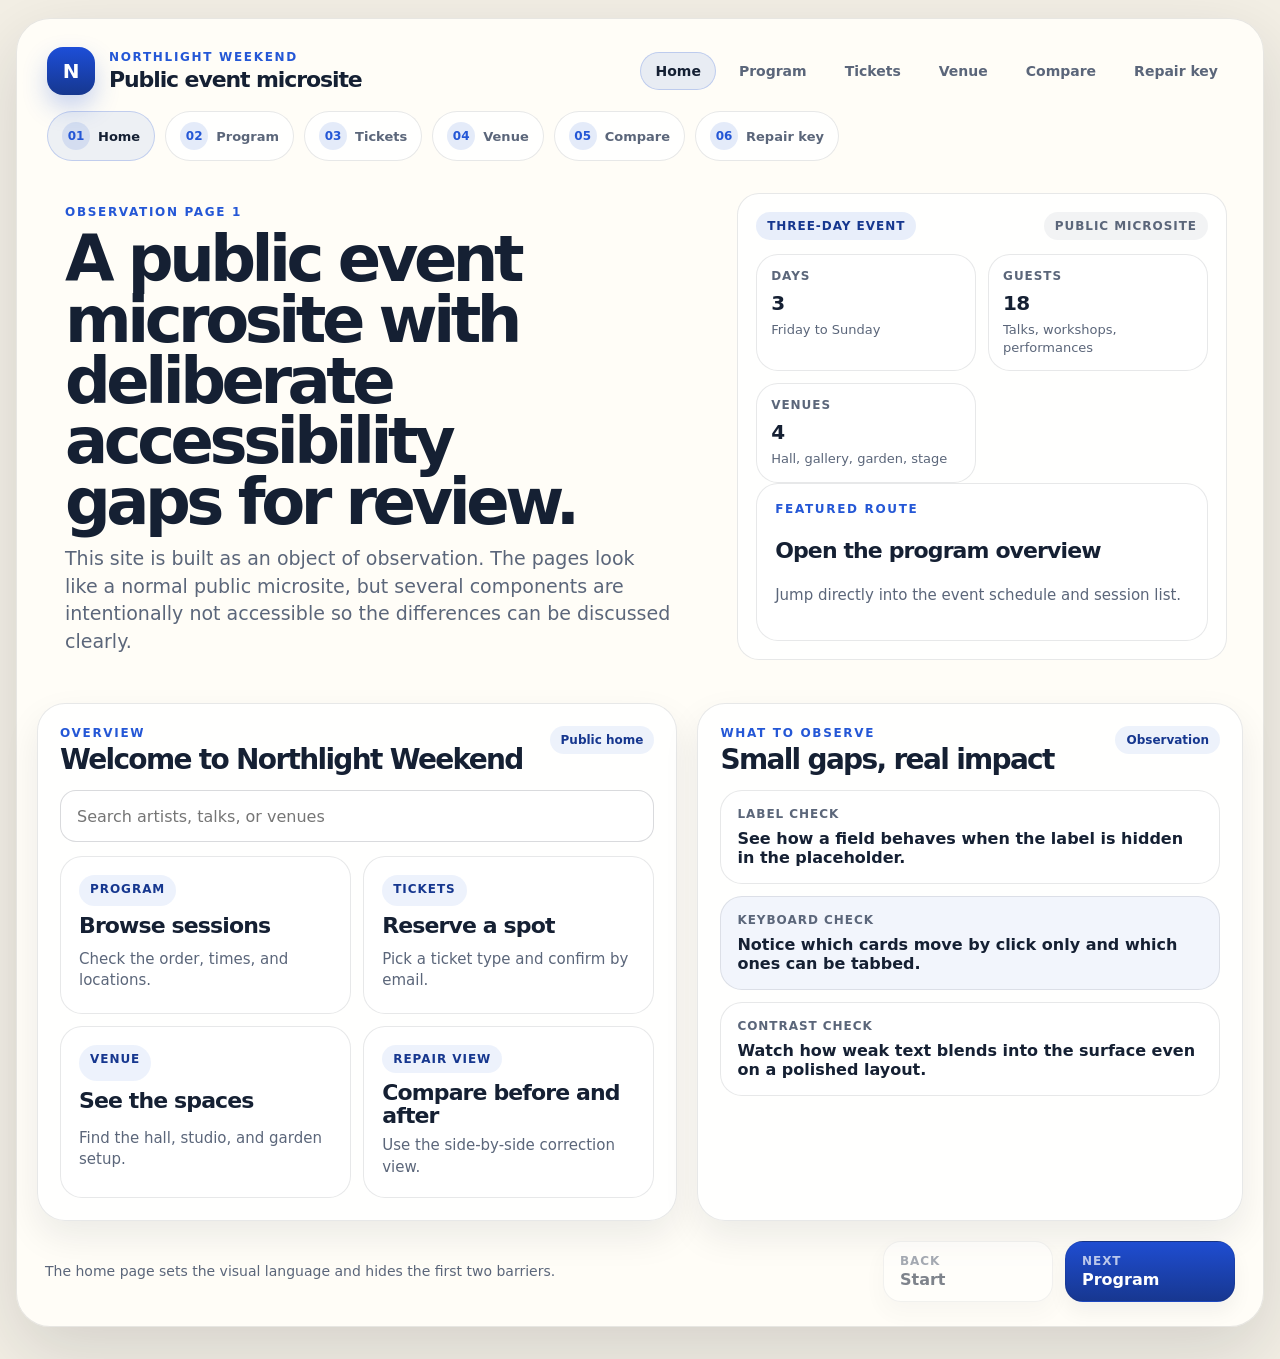
<file: day 4/resource/wcag_study_case_static_site/index.html>
<!doctype html>
<html lang="en">
  <head>
    <meta charset="UTF-8" />
    <meta name="viewport" content="width=device-width, initial-scale=1.0" />
    <title>Northlight Weekend - Home</title>
    <link rel="stylesheet" href="./styles.css" />
    <script defer src="./app.js"></script>
  </head>
  <body data-page="home">
    <a class="skip-link" href="#main">Skip to content</a>
    <div class="app-shell">
      <header class="site-header">
        <div class="brand-lockup">
          <span class="brand-mark" aria-hidden="true">N</span>
          <div>
            <p class="brand-kicker">Northlight Weekend</p>
            <h1 class="brand-name">Public event microsite</h1>
          </div>
        </div>
        <nav class="site-nav" aria-label="Primary">
          <a href="index.html" aria-current="page">Home</a><a href="program.html">Program</a><a href="tickets.html">Tickets</a><a href="venue.html">Venue</a><a href="compare.html">Compare</a><a href="answer-key.html">Repair key</a>
        </nav>
      </header>
      <div class="flow-strip" aria-label="Site flow">
        <span class="flow-pill is-active"><b>01</b>Home</span><span class="flow-pill"><b>02</b>Program</span><span class="flow-pill"><b>03</b>Tickets</span><span class="flow-pill"><b>04</b>Venue</span><span class="flow-pill"><b>05</b>Compare</span><span class="flow-pill"><b>06</b>Repair key</span>
      </div>
      <main id="main">
        <section class="hero">
          <div class="hero-copy">
            <p class="eyebrow">Observation page 1</p>
            <h2>A public event microsite with deliberate accessibility gaps for review.</h2>
            <p class="lead">This site is built as an object of observation. The pages look like a normal public microsite, but several components are intentionally not accessible so the differences can be discussed clearly.</p>
          </div>
          <aside class="hero-aside">
            
    <div class="dashboard-shell">
      <div class="dashboard-top">
        <span class="badge">Three-day event</span>
        <span class="badge neutral">Public microsite</span>
      </div>
      <div class="dashboard-grid">
        <article class="stat-card">
    <span>Days</span>
    <strong>3</strong>
    <p>Friday to Sunday</p>
  </article>
        <article class="stat-card">
    <span>Guests</span>
    <strong>18</strong>
    <p>Talks, workshops, performances</p>
  </article>
        <article class="stat-card">
    <span>Venues</span>
    <strong>4</strong>
    <p>Hall, gallery, garden, stage</p>
  </article>
      </div>
      <div class="preview-card mouse-only" data-href="program.html" id="home-feature">
        <span class="eyebrow">Featured route</span>
        <strong>Open the program overview</strong>
        <p>Jump directly into the event schedule and session list.</p>
      </div>
    </div>
          </aside>
        </section>
        
    <section class="content-grid split">
      <article class="panel">
        <div class="section-head">
          <div>
            <p class="section-label">Overview</p>
            <h3>Welcome to Northlight Weekend</h3>
          </div>
          <span class="section-chip">Public home</span>
        </div>
        <div class="search-card">
          <input class="input" type="search" placeholder="Search artists, talks, or venues" />
        </div>
        <div class="module-grid">
          <a class="module-card" href="program.html">
            <span class="module-meta">Program</span>
            <strong>Browse sessions</strong>
            <p>Check the order, times, and locations.</p>
          </a>
          <a class="module-card" href="tickets.html">
            <span class="module-meta">Tickets</span>
            <strong>Reserve a spot</strong>
            <p>Pick a ticket type and confirm by email.</p>
          </a>
          <a class="module-card" href="venue.html">
            <span class="module-meta">Venue</span>
            <strong>See the spaces</strong>
            <p>Find the hall, studio, and garden setup.</p>
          </a>
          <a class="module-card" href="compare.html">
            <span class="module-meta">Repair view</span>
            <strong>Compare before and after</strong>
            <p>Use the side-by-side correction view.</p>
          </a>
        </div>
      </article>
      <aside class="panel">
        <div class="section-head">
          <div>
            <p class="section-label">What to observe</p>
            <h3>Small gaps, real impact</h3>
          </div>
          <span class="section-chip">Observation</span>
        </div>
        <div class="side-stack">
          <article class="mini-card">
            <span class="mini-kicker">Label check</span>
            <strong>See how a field behaves when the label is hidden in the placeholder.</strong>
          </article>
          <article class="mini-card soft">
            <span class="mini-kicker">Keyboard check</span>
            <strong>Notice which cards move by click only and which ones can be tabbed.</strong>
          </article>
          <article class="mini-card">
            <span class="mini-kicker">Contrast check</span>
            <strong>Watch how weak text blends into the surface even on a polished layout.</strong>
          </article>
        </div>
      </aside>
    </section>
  
      </main>
      <footer class="page-footer">
        <div class="footer-note">The home page sets the visual language and hides the first two barriers.</div>
        <div class="footer-nav" aria-label="Site navigation">
          <span class="nav-button ghost disabled"><span>Back</span><strong>Start</strong></span>
          <a class="nav-button solid" href="program.html"><span>Next</span><strong>Program</strong></a>
        </div>
      </footer>
    </div>
  </body>
</html>
</file>
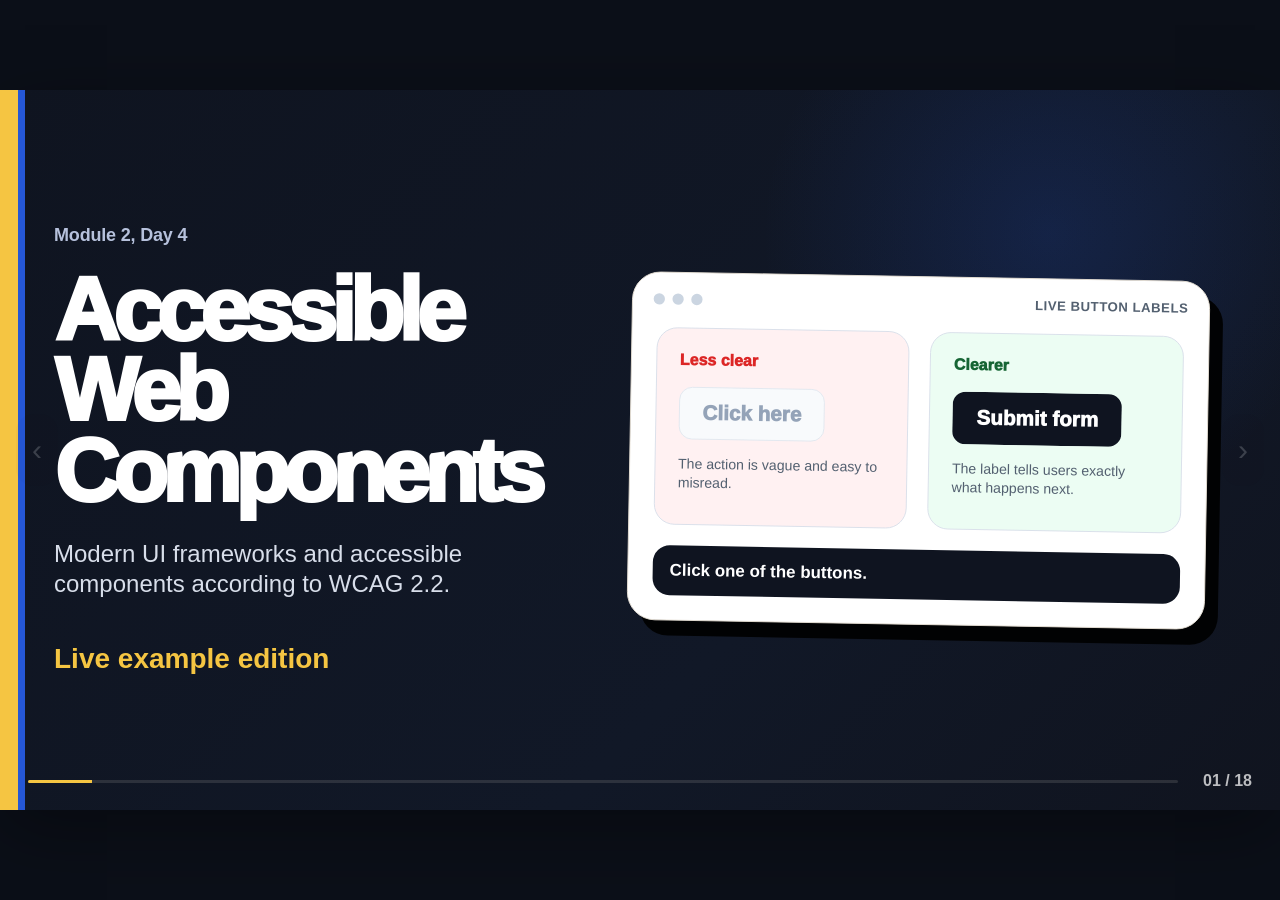
<file: day 4/presentasi_and_task1.html>
<!doctype html>
<html lang="en">
<head>
<meta charset="utf-8" />
<meta name="viewport" content="width=device-width, initial-scale=1" />
<title>Accessible Web Components - Live Presentation</title>
<style>
:root {
  --bg: #f4f0e7;
  --paper: #fffdf8;
  --ink: #111827;
  --muted: #536070;
  --dark: #0f1420;
  --dark2: #182033;
  --line: #d8d0c2;
  --blue: #2557d6;
  --teal: #087f5b;
  --coral: #d9480f;
  --gold: #f5c542;
  --shadow: 14px 16px 0 rgba(0,0,0,.92);
  font-family: "Avenir Next", "SF Pro Display", "Segoe UI", "Noto Sans", sans-serif;
}
* { box-sizing: border-box; }
html, body { width: 100%; height: 100%; margin: 0; overflow: hidden; background: #0b0f18; color: var(--ink); }
body { display: grid; place-items: center; }
button, input { font: inherit; }
#deck {
  position: relative;
  width: min(100vw, calc(100vh * 16 / 9));
  height: min(100vh, calc(100vw * 9 / 16));
  background: var(--bg);
  overflow: hidden;
  box-shadow: 0 20px 70px rgba(0,0,0,.35);
}
.slide {
  position: absolute;
  inset: 0;
  display: none;
  padding: 54px;
  background:
    radial-gradient(circle at 8% 10%, rgba(37, 87, 214, .10), transparent 24%),
    linear-gradient(135deg, #f5f0e6, #f8f4eb);
}
.slide.active { display: block; animation: slideIn .55s cubic-bezier(.18,.84,.22,1) both; }
.slide[data-theme="dark"] {
  color: white;
  background:
    radial-gradient(circle at 82% 20%, rgba(37,87,214,.18), transparent 24%),
    linear-gradient(135deg, #0f1420, #111827 64%, #10141f);
}
.slide[data-theme="dark"]::before { content: ""; position: absolute; inset: 0 auto 0 0; width: 18px; background: var(--gold); }
.slide[data-theme="dark"]::after { content: ""; position: absolute; inset: 0 auto 0 18px; width: 7px; background: var(--blue); }
@keyframes slideIn { from { opacity: 0; transform: translateY(18px) scale(.992); } to { opacity: 1; transform: none; } }
.kicker { margin: 0 0 24px; color: var(--blue); font-size: 18px; font-weight: 900; letter-spacing: -.01em; }
[data-theme="dark"] .kicker { color: #b6c1dc; }
h1, h2, h3, p { margin: 0; }
.mega { font-size: clamp(58px, 7vw, 98px); line-height: .9; letter-spacing: -.07em; font-weight: 950; }
h2 { max-width: 640px; font-size: clamp(46px, 5.5vw, 82px); line-height: .92; letter-spacing: -.065em; font-weight: 950; }
h3 { font-size: 29px; line-height: 1.05; letter-spacing: -.03em; }
.lead, .deck-subtitle { margin-top: 28px; max-width: 520px; color: var(--muted); font-size: 24px; line-height: 1.25; }
[data-theme="dark"] .lead, [data-theme="dark"] .deck-subtitle { color: #d8deea; }
.tagline { display: inline-flex; margin-top: 44px; color: var(--gold); font-size: 28px; font-weight: 900; }
.cover-grid, .split, .visual-first, .assignment-layout, .checklist-layout { display: grid; grid-template-columns: .9fr 1.1fr; gap: 54px; height: 100%; align-items: center; }
.cover-live { transform: rotate(1deg); }
.control-board, .people-list, .component-cloud, .barrier-list, .prompt-list, .rubric { display: grid; gap: 18px; }
.keyline, .people-list article, .barrier-list article, .prompt-list article, .rubric article {
  border: 1px solid var(--line);
  background: rgba(255,255,255,.76);
  border-radius: 22px;
  padding: 22px 24px;
}
kbd { display: inline-flex; min-width: 108px; justify-content: center; margin-right: 18px; padding: 8px 14px; background: var(--dark); color: white; border-radius: 12px; font-weight: 900; }
.keyline span { font-size: 22px; font-weight: 800; }
.people-list article { position: relative; padding-left: 62px; }
.people-list strong, .barrier-list b, .prompt-list b, .rubric b { font-size: 23px; }
.people-list p, .barrier-list p, .rubric p { margin-top: 6px; color: var(--muted); font-size: 17px; line-height: 1.25; }
.dot { position: absolute; left: 28px; top: 30px; width: 14px; height: 14px; border-radius: 999px; }
.blue { background: var(--blue); } .teal { background: var(--teal); } .coral { background: var(--coral); }
.blue-text { color: var(--blue); } .teal-text { color: var(--teal); } .coral-text { color: var(--coral); }
.centerpiece { height: 100%; display: grid; align-content: center; justify-items: center; text-align: center; }
.objective-row, .answer-row { display: grid; grid-template-columns: repeat(3, 1fr); gap: 18px; margin-top: 48px; width: min(760px, 100%); }
.objective-row article, .answer-row article {
  min-height: 170px;
  padding: 24px;
  border: 1px solid var(--line);
  background: white;
  border-radius: 26px;
  text-align: left;
}
.objective-row span { color: var(--blue); font-size: 18px; font-weight: 950; }
.objective-row h3 { margin-top: 14px; color: var(--ink); }
.objective-row p, .answer-row p { margin-top: 12px; color: var(--muted); font-size: 18px; line-height: 1.25; }
.expected {
  margin-top: 42px;
  padding: 22px 30px;
  border-radius: 24px;
  background: var(--dark);
  color: white;
  font-size: 24px;
  font-weight: 900;
}
.expected.wide { max-width: 860px; }
.compact { grid-template-columns: .8fr 1.2fr; }
.component-cloud { grid-template-columns: repeat(2, minmax(0, 1fr)); }
.component-cloud article {
  padding: 22px;
  border-radius: 20px;
  background: white;
  border: 1px solid var(--line);
}
.component-cloud h3 { color: var(--blue); font-size: 26px; }
.component-cloud p { margin-top: 6px; color: var(--muted); font-size: 17px; }
.prompt { margin-top: 34px; color: var(--blue); font-size: 22px; line-height: 1.24; font-weight: 900; }
.finding-stack { margin-top: 40px; display: grid; gap: 28px; max-width: 470px; }
.finding-stack article { display: grid; grid-template-columns: 125px 1fr; align-items: start; }
.finding-stack strong { font-size: 28px; }
.finding-stack p { color: var(--ink); font-size: 25px; line-height: 1.16; }
.live-panel { justify-self: stretch; }
.live-demo {
  border-radius: 30px;
  padding: 26px;
  background: white;
  border: 1px solid #e5dfd4;
  box-shadow: var(--shadow);
  color: var(--ink);
}
.cover-live .live-demo { transform: scale(.94); transform-origin: center; }
.demo-topbar {
  display: flex; align-items: center; gap: 8px; margin: -6px -4px 22px; color: var(--muted);
  font-size: 14px; font-weight: 900; text-transform: uppercase; letter-spacing: .04em;
}
.demo-topbar span { width: 12px; height: 12px; border-radius: 99px; background: #cbd5e1; }
.demo-topbar b { margin-left: auto; }
.compare-grid { display: grid; grid-template-columns: repeat(2, 1fr); gap: 22px; }
.bad-surface, .good-surface { border-radius: 22px; padding: 24px; border: 1px solid #d9e0ea; min-height: 210px; }
.bad-surface { background: #fff1f2; }
.good-surface { background: #ecfdf3; }
.demo-label { margin-bottom: 18px; font-size: 17px; font-weight: 950; }
.demo-label.bad { color: #dc2626; }
.demo-label.good { color: #166534; }
.demo-btn {
  min-height: 56px;
  border-radius: 14px;
  border: 1px solid transparent;
  padding: 0 24px;
  font-size: 22px;
  font-weight: 950;
  cursor: pointer;
}
.demo-btn:focus-visible, .focus-controls *:focus-visible, .icon-button:focus-visible {
  outline: 4px solid rgba(37,87,214,.55);
  outline-offset: 4px;
}
.demo-btn.weak { background: #f8fafc; border-color: #e2e8f0; color: #94a3b8; }
.demo-btn.strong { background: var(--dark); color: white; }
.micro { margin-top: 16px; color: var(--muted); font-size: 15px; line-height: 1.3; }
.live-output, .focus-status, .contrast-status, .announcement {
  display: block;
  margin-top: 22px;
  padding: 16px 18px;
  border-radius: 18px;
  background: var(--dark);
  color: white;
  font-size: 18px;
  font-weight: 850;
}
.demo-instruction { color: var(--muted); font-size: 19px; margin-bottom: 24px; }
.focus-controls { display: grid; grid-template-columns: repeat(4, 1fr); gap: 12px; }
.focus-controls button, .focus-controls input {
  min-height: 66px;
  border-radius: 16px;
  border: 1.5px solid #cbd5e1;
  background: white;
  padding: 0 14px;
  font-weight: 850;
  color: var(--ink);
}
.focus-controls input { grid-column: span 1; min-width: 0; }
.contrast-stage { display: grid; gap: 24px; }
.contrast-sample {
  min-height: 180px;
  display: grid;
  place-items: center;
  border-radius: 24px;
  border: 1px solid #d9e0ea;
  background: #f8fafc;
  color: rgb(198, 207, 219);
  transition: color .2s ease;
}
.contrast-sample span { font-size: 42px; font-weight: 950; letter-spacing: -.04em; }
.slider-label { color: var(--muted); font-size: 18px; font-weight: 900; }
.slider-label input { display: block; width: 100%; margin-top: 14px; accent-color: var(--blue); }
.field-label { display: block; color: var(--ink); font-size: 17px; font-weight: 950; margin-bottom: 8px; }
.email-live {
  width: 100%;
  min-height: 56px;
  border-radius: 14px;
  border: 1.5px solid #cbd5e1;
  padding: 0 16px;
  font-size: 20px;
}
.validate-email { margin-top: 18px; }
.error-columns { display: grid; grid-template-columns: 1fr 1fr; gap: 14px; margin-top: 18px; }
.bad-error, .good-error {
  display: grid;
  align-content: center;
  min-height: 88px;
  border-radius: 18px;
  padding: 18px;
  font-size: 17px;
  font-weight: 850;
}
.bad-error { background: #fff1f2; color: #dc2626; }
.good-error { background: #ecfdf3; color: var(--ink); border-left: 6px solid var(--teal); }
.sr-buttons { display: flex; gap: 20px; align-items: center; }
.icon-button {
  width: 92px; height: 82px; border-radius: 22px; border: 1px solid #d9e0ea;
  background: #fff1f2; color: var(--ink); font-size: 38px; font-weight: 950; cursor: pointer;
}
.icon-button.named { background: #ecfdf3; }
.announce { margin-top: 40px; width: 330px; padding: 26px; border-radius: 24px; background: #eaf0ff; color: var(--ink); font-size: 27px; font-weight: 950; }
.code-callout { margin-top: 22px; width: 440px; padding: 20px; border-radius: 18px; background: var(--dark); color: white; font-family: "SF Mono", Consolas, monospace; font-size: 19px; }
.barrier-list article { border-left: 10px solid var(--blue); }
.barrier-list article:nth-child(2) { border-left-color: var(--coral); }
.barrier-list article:nth-child(3) { border-left-color: var(--teal); }
.formula { display: grid; grid-template-columns: 1fr auto 1fr auto 1fr; gap: 24px; align-items: center; margin-top: 54px; width: min(900px, 100%); }
.formula article { padding: 52px 24px; border-radius: 30px; background: white; border: 1px solid var(--line); }
.formula strong { font-size: 44px; color: var(--blue); }
.formula article:nth-of-type(2) strong { color: var(--coral); }
.formula article:nth-of-type(3) strong { color: var(--teal); }
.formula span { color: var(--line); font-size: 44px; font-weight: 950; }
.assignment-layout { grid-template-columns: .58fr 1.42fr; }
.assignment-layout h2, .checklist-layout h2 { color: white; font-size: 84px; }
.assignment-copy {
  max-height: 430px;
  overflow: auto;
  white-space: pre-wrap;
  margin: 0;
  padding: 28px;
  border-radius: 28px;
  background: rgba(24,32,51,.92);
  border: 1px solid #33405b;
  color: #edf2ff;
  font-family: "SF Mono", Consolas, monospace;
  font-size: 14px;
  line-height: 1.45;
}
.build-note { margin-top: 28px; max-width: 510px; color: #d8deea; font-size: 23px; line-height: 1.28; }
.check-grid { display: grid; grid-template-columns: repeat(2, minmax(0,1fr)); gap: 22px 42px; }
.check-grid article { color: #a8b2c6; font-size: 24px; font-weight: 900; line-height: 1.08; }
.check-grid article.visible { color: white; }
.check-grid span { display: inline-block; min-width: 58px; margin-right: 14px; color: var(--gold); font-family: Georgia, serif; font-size: 34px; }
.answer-row { width: 560px; align-self: center; }
.answer-row article { min-height: 210px; }
.answer-row b { color: var(--blue); font-size: 20px; }
.answer-row article:nth-child(2) b { color: var(--coral); }
.answer-row article:nth-child(3) b { color: var(--teal); }
.prompt-list article { display: grid; grid-template-columns: 150px 1fr; align-items: center; padding: 16px 20px; }
.prompt-list b { color: var(--blue); font-size: 18px; }
.prompt-list span { color: var(--ink); font-size: 18px; }
.rubric article { border-left: 10px solid var(--blue); }
.rubric article:nth-child(2) { border-left-color: var(--coral); }
.rubric article:nth-child(3) { border-left-color: var(--teal); }
.references { height: 100%; display: grid; align-content: center; }
.references h2 { color: white; }
.references ul { margin: 40px 0 0; padding-left: 26px; color: #d8deea; font-size: 20px; line-height: 1.8; }
.reveal { opacity: 0; transform: translateY(16px); transition: opacity .42s ease, transform .42s ease, filter .42s ease; filter: blur(4px); }
.reveal.visible { opacity: 1; transform: none; filter: blur(0); }
#hud { position: absolute; left: 28px; right: 28px; bottom: 20px; display: flex; align-items: center; gap: 18px; color: rgba(255,255,255,.72); z-index: 10; pointer-events: none; }
#deck:not(.dark-active) #hud { color: #766f64; }
#bar { flex: 1; height: 3px; background: rgba(128,128,128,.25); border-radius: 999px; overflow: hidden; }
#bar span { display: block; height: 100%; width: 0; background: var(--gold); transition: width .35s ease; }
#counter { min-width: 56px; text-align: right; font-weight: 850; }
#notesPanel {
  position: absolute; right: 22px; bottom: 64px; width: min(520px, calc(100% - 44px));
  padding: 22px 24px; border-radius: 22px; background: rgba(15,20,32,.92); color: white;
  border: 1px solid rgba(255,255,255,.14); box-shadow: 0 24px 70px rgba(0,0,0,.35);
  z-index: 20; opacity: 0; transform: translateY(10px); pointer-events: none; transition: .24s ease;
}
#notesPanel.open { opacity: 1; transform: none; pointer-events: auto; }
#notesPanel h4 { margin: 0 0 10px; color: var(--gold); font-size: 16px; }
#notesPanel p { color: #e7ecf5; font-size: 16px; line-height: 1.45; }
.notes { display: none; }
button.nav {
  position: absolute; top: 50%; transform: translateY(-50%); z-index: 12;
  width: 42px; height: 72px; border: 0; border-radius: 18px; background: rgba(15,20,32,.14); color: white;
  font-size: 30px; cursor: pointer; opacity: .18; transition: .2s ease;
}
button.nav:hover { opacity: .85; background: rgba(15,20,32,.45); }
#prev { left: 16px; } #next { right: 16px; }
#deck:not(.dark-active) button.nav { color: var(--ink); }
@media (max-width: 760px) {
  .slide { padding: 34px; }
  .cover-grid, .split, .visual-first, .assignment-layout, .checklist-layout { grid-template-columns: 1fr; gap: 24px; }
  h2 { font-size: 48px; }
  .mega { font-size: 56px; }
  .compare-grid, .check-grid { grid-template-columns: 1fr; }
}
</style>
</head>
<body>
<main id="deck" aria-live="polite">
<section class="slide" data-title="Cover" data-theme="dark">
      <div class="cover-grid">
        <div>
          <p class="kicker">Module 2, Day 4</p>
          <h1 class="mega">Accessible<br />Web Components</h1>
          <p class="deck-subtitle">Modern UI frameworks and accessible components according to WCAG 2.2.</p>
          <div class="tagline">Live example edition</div>
        </div>
        <div class="cover-live">
          
  <div class="live-demo label-demo">
    <div class="demo-topbar"><span></span><span></span><span></span><b>Live button labels</b></div>
    <div class="compare-grid">
      <section class="bad-surface">
        <p class="demo-label bad">Less clear</p>
        <button class="demo-btn weak" data-message="Action unclear: users still need to guess what happens.">Click here</button>
        <p class="micro">The action is vague and easy to misread.</p>
      </section>
      <section class="good-surface">
        <p class="demo-label good">Clearer</p>
        <button class="demo-btn strong" data-message="Clear action: the form will be submitted.">Submit form</button>
        <p class="micro">The label tells users exactly what happens next.</p>
      </section>
    </div>
    <output class="live-output">Click one of the buttons.</output>
  </div>
        </div>
      </div>
      <aside class="notes">Open with the point that this deck contains live examples. The class can click, Tab, validate, and compare accessibility states directly inside the presentation.</aside>
    </section>
<section class="slide" data-title="How To Present" data-theme="light">
      <div class="split">
        <div>
          <p class="kicker">Presentation mode</p>
          <h2>Built for live explanation</h2>
          <p class="lead">Use the deck like a teaching surface: reveal points, interact with examples, and show speaker notes when needed.</p>
        </div>
        <div class="control-board">
          <div class="keyline" data-step="1"><kbd>Space</kbd><span>Reveal next point</span></div>
          <div class="keyline" data-step="2"><kbd>Left / Right</kbd><span>Move slides</span></div>
          <div class="keyline" data-step="3"><kbd>N</kbd><span>Toggle speaker notes</span></div>
          <div class="keyline" data-step="4"><kbd>F</kbd><span>Fullscreen</span></div>
        </div>
      </div>
      <aside class="notes">Space advances reveal points first, then moves to the next slide. The examples are real HTML controls, so they can be clicked and tested during explanation.</aside>
    </section>
<section class="slide" data-title="Accessibility Quality" data-theme="light">
      <div class="split">
        <div>
          <p class="kicker">Accessibility</p>
          <h2>Accessibility is product quality.</h2>
          <p class="lead">An interface is not finished if people cannot perceive, understand, or operate it.</p>
        </div>
        <div class="people-list">
          <article data-step="1"><span class="dot blue"></span><strong>Keyboard users</strong><p>Every control must be reachable without a mouse.</p></article>
          <article data-step="2"><span class="dot teal"></span><strong>Screen reader users</strong><p>Controls need names, roles, labels, and structure.</p></article>
          <article data-step="3"><span class="dot coral"></span><strong>Users with visual barriers</strong><p>Text needs readable contrast and non-color cues.</p></article>
        </div>
      </div>
      <aside class="notes">Define accessibility in practical product terms. The goal is simple: more people can complete the task with less friction.</aside>
    </section>
<section class="slide" data-title="Objective" data-theme="light">
      <div class="centerpiece">
        <p class="kicker">Learning objective</p>
        <h2>Review a UI and write useful feedback.</h2>
        <div class="objective-row">
          <article data-step="1"><span>01</span><h3>Spot</h3><p>Find visible barriers.</p></article>
          <article data-step="2"><span>02</span><h3>Explain</h3><p>Name the user impact.</p></article>
          <article data-step="3"><span>03</span><h3>Fix</h3><p>Suggest a simple improvement.</p></article>
        </div>
        <div class="expected" data-step="4">Expected output: barrier list + reasoning + improvement idea.</div>
      </div>
      <aside class="notes">Keep the outcome concrete. This is not a full formal audit. Learners should practice review thinking.</aside>
    </section>
<section class="slide" data-title="Components" data-theme="light">
      <div class="split compact">
        <div>
          <p class="kicker">Components</p>
          <h2>Components to Review</h2>
          <p class="lead">Start by naming the UI parts before judging whether they are accessible.</p>
          <p class="prompt" data-step="7">Prompt: Which component would block task completion first?</p>
        </div>
        <div class="component-cloud">
          <article data-step="1"><h3>Buttons</h3><p>Action labels</p></article>
          <article data-step="2"><h3>Links</h3><p>Destination</p></article>
          <article data-step="3"><h3>Forms</h3><p>Labels and help</p></article>
          <article data-step="4"><h3>Menus</h3><p>Reachability</p></article>
          <article data-step="5"><h3>Icons</h3><p>Meaning</p></article>
          <article data-step="6"><h3>Errors</h3><p>Recovery</p></article>
        </div>
      </div>
      <aside class="notes">Ask learners to scan the interface first. If they cannot name the components, they will struggle to write precise findings.</aside>
    </section>
<section class="slide" data-title="Labels" data-theme="light">
      <div class="visual-first">
        <div>
          <p class="kicker">Labels</p>
          <h2>Clear labels reduce hesitation.</h2>
          <div class="finding-stack">
            <article data-step="1"><strong class="blue-text">Issue</strong><p>"Click here" is vague.</p></article>
            <article data-step="2"><strong class="coral-text">Impact</strong><p>Users may not know what action will happen.</p></article>
            <article data-step="3"><strong class="teal-text">Fix</strong><p>Use "Submit form" or another action-specific label.</p></article>
          </div>
        </div>
        <div class="live-panel" data-step="1">
  <div class="live-demo label-demo">
    <div class="demo-topbar"><span></span><span></span><span></span><b>Live button labels</b></div>
    <div class="compare-grid">
      <section class="bad-surface">
        <p class="demo-label bad">Less clear</p>
        <button class="demo-btn weak" data-message="Action unclear: users still need to guess what happens.">Click here</button>
        <p class="micro">The action is vague and easy to misread.</p>
      </section>
      <section class="good-surface">
        <p class="demo-label good">Clearer</p>
        <button class="demo-btn strong" data-message="Clear action: the form will be submitted.">Submit form</button>
        <p class="micro">The label tells users exactly what happens next.</p>
      </section>
    </div>
    <output class="live-output">Click one of the buttons.</output>
  </div></div>
      </div>
      <aside class="notes">Click both buttons in the live example. Ask which one creates more confidence. Reference WCAG 3.3.2 Labels or Instructions.</aside>
    </section>
<section class="slide" data-title="Keyboard" data-theme="light">
      <div class="visual-first">
        <div>
          <p class="kicker">Keyboard</p>
          <h2>Keyboard use is operability.</h2>
          <p class="lead">A user should be able to complete the flow without a mouse.</p>
          <p class="prompt" data-step="1">Prompt: Click into the demo and press Tab.</p>
        </div>
        <div class="live-panel">
  <div class="live-demo keyboard-demo">
    <div class="demo-topbar"><span></span><span></span><span></span><b>Live keyboard flow</b></div>
    <p class="demo-instruction">Click inside this demo, then press Tab.</p>
    <div class="focus-controls">
      <button data-focus-name="Menu">Menu</button>
      <input data-focus-name="Email field" aria-label="Email field" value="mira@example.com" />
      <button data-focus-name="Submit">Submit</button>
      <button data-focus-name="Result">Result</button>
    </div>
    <output class="focus-status">Focus state will appear here.</output>
  </div></div>
      </div>
      <aside class="notes">Have learners trace Tab order out loud. Ask what happens after each focus movement. Reference WCAG 2.1.1 Keyboard.</aside>
    </section>
<section class="slide" data-title="Contrast" data-theme="light">
      <div class="visual-first">
        <div>
          <p class="kicker">Contrast</p>
          <h2>Contrast decides whether text can be seen.</h2>
          <div class="rule-box" data-step="1">
            <strong>Rule of thumb</strong>
            <span>Normal text: 4.5:1</span>
            <span>Large text: 3:1</span>
          </div>
          <p class="prompt" data-step="2">Prompt: Drag the slider. When does the text become readable?</p>
        </div>
        <div class="live-panel">
  <div class="live-demo contrast-demo">
    <div class="demo-topbar"><span></span><span></span><span></span><b>Live contrast control</b></div>
    <div class="contrast-stage">
      <div class="contrast-sample">
        <span>Confirm order</span>
      </div>
      <label class="slider-label">Increase text contrast
        <input class="contrast-range" type="range" min="0" max="100" value="18" />
      </label>
      <output class="contrast-status">Weak contrast</output>
    </div>
  </div></div>
      </div>
      <aside class="notes">Use the slider to make visibility concrete. Learners should describe readability, not color preference. Reference WCAG 1.4.3 Contrast Minimum.</aside>
    </section>
<section class="slide" data-title="Errors" data-theme="light">
      <div class="visual-first">
        <div>
          <p class="kicker">Error guidance</p>
          <h2>Errors should help users recover.</h2>
          <div class="recipe">
            <article data-step="1"><span>01</span><strong>Identify</strong><p>Which field?</p></article>
            <article data-step="2"><span>02</span><strong>Explain</strong><p>What is wrong?</p></article>
            <article data-step="3"><span>03</span><strong>Guide</strong><p>How to fix it?</p></article>
          </div>
        </div>
        <div class="live-panel">
  <div class="live-demo error-demo">
    <div class="demo-topbar"><span></span><span></span><span></span><b>Live form validation</b></div>
    <label class="field-label" for="email-demo">Email</label>
    <input id="email-demo" class="email-live" value="mira@" aria-describedby="email-help" />
    <p id="email-help" class="micro">Try an incomplete email, then validate.</p>
    <button class="demo-btn strong validate-email">Validate email</button>
    <div class="error-columns">
      <output class="bad-error">Invalid input</output>
      <output class="good-error">Email is incomplete. Use the format name@example.com.</output>
    </div>
  </div></div>
      </div>
      <aside class="notes">Change the email field and click validate. Compare vague error text with helpful recovery guidance. Reference WCAG 3.3.1 Error Identification.</aside>
    </section>
<section class="slide" data-title="Screen Reader" data-theme="light">
      <div class="visual-first">
        <div>
          <p class="kicker">Screen reader access</p>
          <h2>Icon-only controls still need names.</h2>
          <div class="announce" data-step="1">What would the screen reader announce?</div>
          <div class="code-callout" data-step="2">&lt;button aria-label="Open main menu"&gt;</div>
          <p class="prompt" data-step="3">Fix pattern: name + role + state.</p>
        </div>
        <div class="live-panel">
  <div class="live-demo screenreader-demo">
    <div class="demo-topbar"><span></span><span></span><span></span><b>Live announcement simulation</b></div>
    <div class="sr-buttons">
      <button class="icon-button" data-announce="button" aria-hidden="true">&#9776;</button>
      <button class="icon-button named" data-announce="Open main menu, button" aria-label="Open main menu">&#9776;</button>
    </div>
    <p class="micro">Click each icon button to compare the announced name.</p>
    <output class="announcement">Announcement will appear here.</output>
  </div></div>
      </div>
      <aside class="notes">Click each icon button to simulate the announcement. Reference WCAG 4.1.2 Name, Role, Value.</aside>
    </section>
<section class="slide" data-title="Barriers" data-theme="light">
      <div class="split">
        <div>
          <p class="kicker">Barrier patterns</p>
          <h2>Common barriers repeat.</h2>
          <p class="lead">Most beginner findings fit into three practical groups.</p>
        </div>
        <div class="barrier-list">
          <article data-step="1"><b>Language</b><p>Unlabeled fields, vague links, unclear buttons.</p></article>
          <article data-step="2"><b>Visibility</b><p>Low contrast, color-only states, icons with no meaning.</p></article>
          <article data-step="3"><b>Operation</b><p>Keyboard skips, focus traps, weak guidance.</p></article>
        </div>
      </div>
      <aside class="notes">Use categories to keep feedback structured. This prevents learners from writing random comments.</aside>
    </section>
<section class="slide" data-title="Formula" data-theme="light">
      <div class="centerpiece">
        <p class="kicker">Feedback formula</p>
        <h2>Turn findings into fixes.</h2>
        <div class="formula">
          <article data-step="1"><strong>Issue</strong></article>
          <span data-step="2">-&gt;</span>
          <article data-step="2"><strong>Impact</strong></article>
          <span data-step="3">-&gt;</span>
          <article data-step="3"><strong>Fix</strong></article>
        </div>
        <div class="expected wide" data-step="4">Button label is vague -&gt; users hesitate -&gt; replace with "Submit form".</div>
      </div>
      <aside class="notes">Model one finding. The wording is short, but it still contains what was observed, why it matters, and what to change.</aside>
    </section>
<section class="slide" data-title="Task Assignment" data-theme="dark">
      <div class="assignment-layout">
        <div>
          <p class="kicker">Task assignment</p>
          <h2>Task Assignment</h2>
          <p class="deck-subtitle">Original wording from the course plan.</p>
        </div>
        <pre class="assignment-copy">Task 1: Barriers in a Web interface identify
The Participants consider a simple Web interface from Everyday perspective, to Example a Kontaktformular, a Login-Area, a Course registration, a Shopping cart or a Navigationsseite. The Task is without technical Prior knowledge solvable, because They from Nutzerperspektive begins.
Assignment:
1. Describe They, which Elements on the Interface visible are.
2. Check They, whether the Elements understandably beschriftet are.
3. Consider They, whether the Page without Mouse usable would be.
4. Evaluate They, whether Farben and Contrasts sufficient clear seem.
5. Check They, whether Error messages understandably would be.
6. Name They Elements, the for Screenreader problematisch are could.
7. Formulate They at least five possible Barriers.
8. Describe They to each Barriere a simple Verbesserungsidee.
Exemplary Barriers: Button without clear Designation, Formularfeld without Label, Error message only in Rot, to smaller Kontrast, relevant factor only per Mouse reachable, Linktext „here klicken“, unclear Order when relevant factor, missing Description when Symbolen.
Objective the Task: The Participants identify, that digital accessibility already when simple relevant factor begins. They develop a first Understanding for this, how Design, Structure and Usability zusammenwirken.
Expected Result: A Barrierenliste with Improvement proposals for Structure, understandability, Usability and visual Wahrnehmbarkeit.</pre>
      </div>
      <aside class="notes">This slide preserves the assignment wording as written in the course plan. Use it when introducing the task requirements.</aside>
    </section>
<section class="slide" data-title="Checklist" data-theme="dark">
      <div class="checklist-layout">
        <div>
          <p class="kicker">Task flow</p>
          <h2>Review in this order.</h2>
          <p class="build-note">Reveal the checklist in groups while learners work.</p>
        </div>
        <div class="check-grid">
          <article data-step="1"><span>01</span>List visible components</article>
          <article data-step="1"><span>02</span>Check labels and guidance</article>
          <article data-step="2"><span>03</span>Imagine keyboard-only use</article>
          <article data-step="2"><span>04</span>Review color and contrast</article>
          <article data-step="3"><span>05</span>Inspect error messages</article>
          <article data-step="3"><span>06</span>Check screen-reader risk</article>
          <article data-step="4"><span>07</span>Write at least 5 barriers</article>
          <article data-step="4"><span>08</span>Suggest simple fixes</article>
        </div>
      </div>
      <aside class="notes">Use this slide as the workshop checklist. Reveal two steps at a time so learners are not overwhelmed.</aside>
    </section>
<section class="slide" data-title="Example Answer" data-theme="light">
      <div class="split compact">
        <div>
          <p class="kicker">Example finding</p>
          <h2>Example finding</h2>
          <p class="lead">A good answer is short, but still explains the barrier and the fix.</p>
          <div class="expected" data-step="4">Pattern: issue -&gt; impact -&gt; realistic fix</div>
        </div>
        <div class="answer-row">
          <article data-step="1"><b>Barrier</b><p>Button label says "Click here".</p></article>
          <article data-step="2"><b>Why it matters</b><p>Users may not know what will happen.</p></article>
          <article data-step="3"><b>Simple fix</b><p>Use a specific label: "Submit form".</p></article>
        </div>
      </div>
      <aside class="notes">This slide calibrates quality. Learners should write precise findings, not long essays.</aside>
    </section>
<section class="slide" data-title="Questions" data-theme="light">
      <div class="split">
        <div>
          <p class="kicker">Discussion questions</p>
          <h2>Questions by review area</h2>
          <p class="lead">Use these as quick prompts before writing findings.</p>
        </div>
        <div class="prompt-list">
          <article data-step="1"><b>Labels</b><span>Does the label explain the action?</span></article>
          <article data-step="2"><b>Keyboard</b><span>Can the flow be completed without a mouse?</span></article>
          <article data-step="3"><b>Contrast</b><span>Is important text easy to read?</span></article>
          <article data-step="4"><b>Errors</b><span>Does the message explain recovery?</span></article>
          <article data-step="5"><b>Screen reader</b><span>What would assistive tech announce?</span></article>
        </div>
      </div>
      <aside class="notes">If discussion slows down, assign one question per group and ask them to produce one finding from it.</aside>
    </section>
<section class="slide" data-title="Rubric" data-theme="light">
      <div class="split">
        <div>
          <p class="kicker">Quality check</p>
          <h2>What good looks like</h2>
          <p class="lead">Use this as a quick rubric before learners submit.</p>
        </div>
        <div class="rubric">
          <article data-step="1"><b>Specific</b><p>Names the exact component or text.</p></article>
          <article data-step="2"><b>User-centered</b><p>Explains the impact on task completion.</p></article>
          <article data-step="3"><b>Fixable</b><p>Suggests a realistic improvement.</p></article>
        </div>
      </div>
      <aside class="notes">Use this slide to tighten vague answers. If a finding is not specific, user-centered, and fixable, ask learners to revise it.</aside>
    </section>
<section class="slide" data-title="References" data-theme="dark">
      <div class="references">
        <p class="kicker">References</p>
        <h2>Source base</h2>
        <ul>
          <li>WCAG 2.2 SC 1.4.3 Contrast Minimum</li>
          <li>WCAG 2.2 SC 2.1.1 Keyboard</li>
          <li>WCAG 2.2 SC 3.3.1 Error Identification</li>
          <li>WCAG 2.2 SC 3.3.2 Labels or Instructions</li>
          <li>WCAG 2.2 SC 4.1.2 Name, Role, Value</li>
          <li>shadcn/ui component documentation</li>
        </ul>
      </div>
      <aside class="notes">Close by reminding learners that WCAG is a reference for product quality decisions, not a replacement for user-centered thinking.</aside>
    </section>
  <button class="nav" id="prev" aria-label="Previous slide">‹</button>
  <button class="nav" id="next" aria-label="Next slide">›</button>
  <div id="hud"><div id="bar"><span></span></div><div id="counter"></div></div>
  <div id="notesPanel"><h4>Speaker notes</h4><p></p></div>
</main>
<script>
const deck = document.querySelector("#deck");
const slides = [...document.querySelectorAll(".slide")];
const bar = document.querySelector("#bar span");
const counter = document.querySelector("#counter");
const notesPanel = document.querySelector("#notesPanel");
const notesText = notesPanel.querySelector("p");
let index = 0;
let step = 0;

slides.forEach((slide) => {
  slide.querySelectorAll("[data-step]").forEach((el) => el.classList.add("reveal"));
});

function maxStep(slide) {
  return Math.max(0, ...[...slide.querySelectorAll("[data-step]")].map((el) => Number(el.dataset.step || 0)));
}

function render() {
  slides.forEach((slide, i) => slide.classList.toggle("active", i === index));
  const current = slides[index];
  deck.classList.toggle("dark-active", current.dataset.theme === "dark");
  current.querySelectorAll("[data-step]").forEach((el) => {
    el.classList.toggle("visible", Number(el.dataset.step || 0) <= step);
  });
  const note = current.querySelector(".notes")?.textContent?.trim() || "";
  notesText.textContent = note;
  bar.style.width = ((index + 1) / slides.length * 100).toFixed(2) + "%";
  counter.textContent = String(index + 1).padStart(2, "0") + " / " + String(slides.length).padStart(2, "0");
  document.title = (current.dataset.title || "Slide") + " - Accessible Web Components";
}

function next() {
  const m = maxStep(slides[index]);
  if (step < m) step += 1;
  else if (index < slides.length - 1) { index += 1; step = 0; }
  render();
}

function prev() {
  if (step > 0) step -= 1;
  else if (index > 0) { index -= 1; step = maxStep(slides[index]); }
  render();
}

document.querySelector("#next").addEventListener("click", next);
document.querySelector("#prev").addEventListener("click", prev);
window.addEventListener("keydown", (event) => {
  const active = document.activeElement;
  const isEditing = active && ["INPUT", "TEXTAREA"].includes(active.tagName);
  if (!isEditing && ["ArrowRight", "PageDown", " "].includes(event.key)) { event.preventDefault(); next(); }
  if (!isEditing && ["ArrowLeft", "PageUp"].includes(event.key)) { event.preventDefault(); prev(); }
  if (!isEditing && event.key.toLowerCase() === "n") notesPanel.classList.toggle("open");
  if (!isEditing && event.key.toLowerCase() === "f") {
    if (!document.fullscreenElement) deck.requestFullscreen?.();
    else document.exitFullscreen?.();
  }
  if (!isEditing && event.key === "Home") { index = 0; step = 0; render(); }
  if (!isEditing && event.key === "End") { index = slides.length - 1; step = maxStep(slides[index]); render(); }
});

document.querySelectorAll(".demo-btn[data-message]").forEach((button) => {
  button.addEventListener("click", () => {
    const demo = button.closest(".live-demo");
    const out = demo.querySelector(".live-output");
    if (out) out.textContent = button.dataset.message;
  });
});

document.querySelectorAll(".keyboard-demo").forEach((demo) => {
  const status = demo.querySelector(".focus-status");
  demo.querySelectorAll("[data-focus-name]").forEach((el, i) => {
    el.addEventListener("focus", () => {
      status.textContent = "Focus " + String(i + 1) + ": " + el.dataset.focusName;
    });
  });
});

function updateContrast(input) {
  const demo = input.closest(".contrast-demo");
  const sample = demo.querySelector(".contrast-sample");
  const status = demo.querySelector(".contrast-status");
  const value = Number(input.value);
  const channel = Math.max(17, 205 - Math.round(value * 1.85));
  sample.style.color = "rgb(" + channel + "," + channel + "," + channel + ")";
  status.textContent = value < 35 ? "Weak contrast" : value < 70 ? "Getting better" : "Strong contrast";
}
document.querySelectorAll(".contrast-range").forEach((input) => {
  input.addEventListener("input", () => updateContrast(input));
  updateContrast(input);
});

document.querySelectorAll(".validate-email").forEach((button) => {
  button.addEventListener("click", () => {
    const demo = button.closest(".error-demo");
    const input = demo.querySelector(".email-live");
    const good = demo.querySelector(".good-error");
    const bad = demo.querySelector(".bad-error");
    const valid = /^[^@\s]+@[^@\s]+\.[^@\s]+$/.test(input.value);
    bad.textContent = valid ? "No error" : "Invalid input";
    good.textContent = valid ? "Looks valid. The user can continue." : "Email is incomplete. Use the format name@example.com.";
  });
});

document.querySelectorAll(".screenreader-demo .icon-button").forEach((button) => {
  button.addEventListener("click", () => {
    const demo = button.closest(".screenreader-demo");
    demo.querySelector(".announcement").textContent = "Announced: " + button.dataset.announce;
  });
});

let touchStartX = 0;
window.addEventListener("touchstart", (event) => { touchStartX = event.changedTouches[0].screenX; }, { passive: true });
window.addEventListener("touchend", (event) => {
  const dx = event.changedTouches[0].screenX - touchStartX;
  if (Math.abs(dx) > 48) (dx < 0 ? next : prev)();
}, { passive: true });

render();
</script>
</body>
</html>
</file>
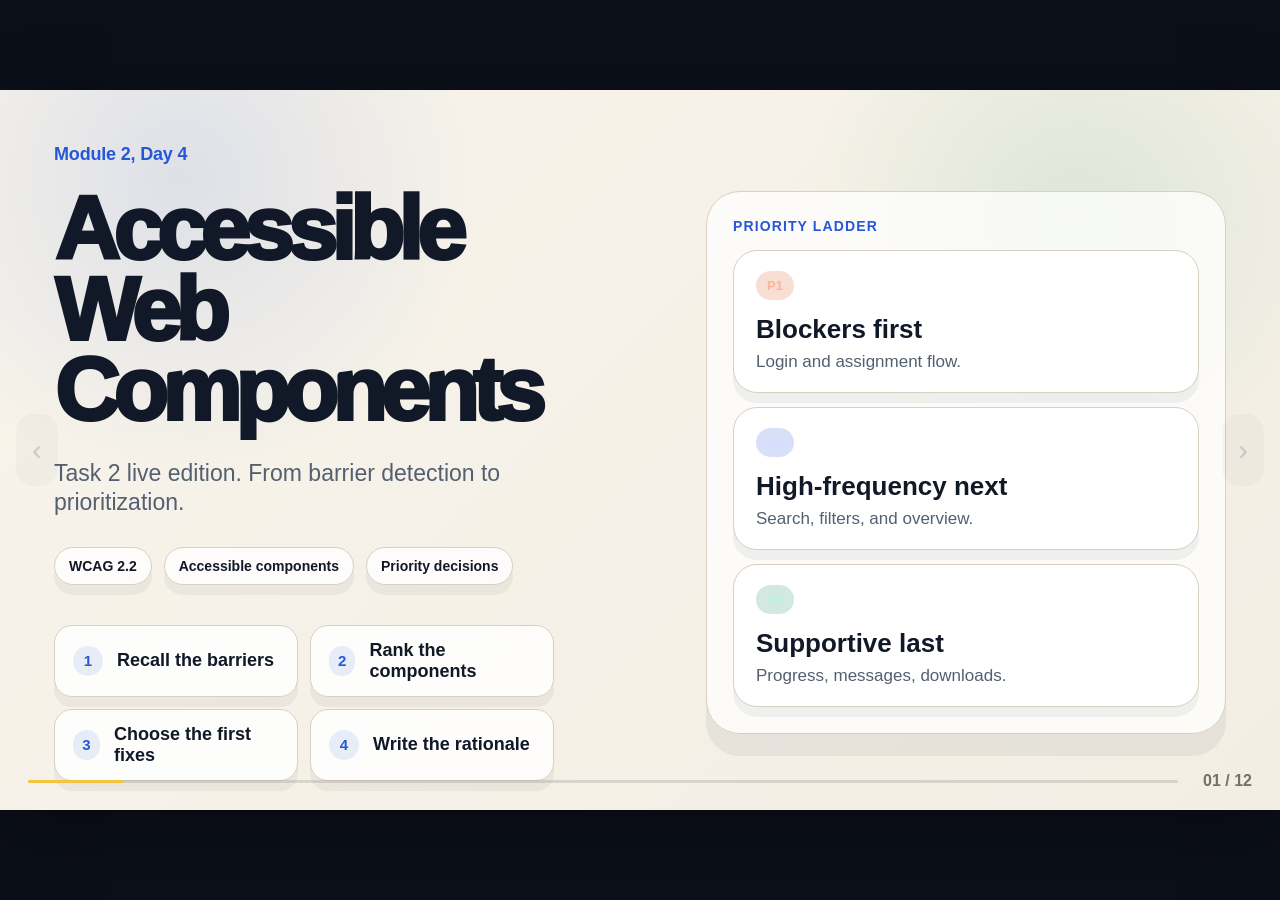
<file: day 4/presentasi_and_task2.html>
<!doctype html>
<html lang="en">
<head>
<meta charset="utf-8" />
<meta name="viewport" content="width=device-width, initial-scale=1" />
<title>Accessible Web Components - Task 2 Live Edition</title>
<style>
:root {
  --bg: #f4f0e7;
  --paper: #fffdf8;
  --ink: #111827;
  --muted: #536070;
  --dark: #0f1420;
  --dark2: #182033;
  --line: #d8d0c2;
  --blue: #2557d6;
  --teal: #087f5b;
  --coral: #d9480f;
  --gold: #f5c542;
  --shadow: 14px 16px 0 rgba(0,0,0,.92);
  font-family: "Avenir Next", "SF Pro Display", "Segoe UI", "Noto Sans", sans-serif;
}
* { box-sizing: border-box; }
html, body { width: 100%; height: 100%; margin: 0; overflow: hidden; background: #0b0f18; color: var(--ink); }
body { display: grid; place-items: center; }
button, input { font: inherit; }
#deck {
  position: relative;
  width: min(100vw, calc(100vh * 16 / 9));
  height: min(100vh, calc(100vw * 9 / 16));
  background: var(--bg);
  overflow: hidden;
  box-shadow: 0 20px 70px rgba(0,0,0,.35);
}
.slide {
  position: absolute;
  inset: 0;
  display: none;
  padding: 54px;
  background:
    radial-gradient(circle at 8% 10%, rgba(37, 87, 214, .10), transparent 24%),
    linear-gradient(135deg, #f5f0e6, #f8f4eb);
}
.slide.active { display: block; animation: slideIn .55s cubic-bezier(.18,.84,.22,1) both; }
.slide[data-theme="dark"] {
  color: white;
  background:
    radial-gradient(circle at 82% 20%, rgba(37,87,214,.18), transparent 24%),
    linear-gradient(135deg, #0f1420, #111827 64%, #10141f);
}
.slide[data-theme="dark"]::before { content: ""; position: absolute; inset: 0 auto 0 0; width: 18px; background: var(--gold); }
.slide[data-theme="dark"]::after { content: ""; position: absolute; inset: 0 auto 0 18px; width: 7px; background: var(--blue); }
@keyframes slideIn { from { opacity: 0; transform: translateY(18px) scale(.992); } to { opacity: 1; transform: none; } }
.kicker { margin: 0 0 24px; color: var(--blue); font-size: 18px; font-weight: 900; letter-spacing: -.01em; }
[data-theme="dark"] .kicker { color: #b6c1dc; }
h1, h2, h3, p { margin: 0; }
.mega { font-size: clamp(58px, 7vw, 98px); line-height: .9; letter-spacing: -.07em; font-weight: 950; }
h2 { max-width: 680px; font-size: clamp(44px, 5.25vw, 78px); line-height: .93; letter-spacing: -.065em; font-weight: 950; }
h3 { font-size: 29px; line-height: 1.05; letter-spacing: -.03em; }
.lead, .deck-subtitle { margin-top: 28px; max-width: 540px; color: var(--muted); font-size: 23px; line-height: 1.26; }
[data-theme="dark"] .lead, [data-theme="dark"] .deck-subtitle { color: #d8deea; }
.cover-grid, .split, .visual-first, .assignment-layout, .centerpiece { display: grid; grid-template-columns: .96fr 1.04fr; gap: 54px; height: 100%; align-items: center; }
.cover-grid {
  grid-template-columns: 1fr .98fr;
}
[data-title="Cover"] {
  background:
    radial-gradient(circle at 14% 12%, rgba(37,87,214,.12), transparent 24%),
    radial-gradient(circle at 84% 18%, rgba(8,127,91,.10), transparent 22%),
    linear-gradient(135deg, #f8f4eb, #f3eee4);
}
[data-title="Cover"] .cover-grid { align-items: center; }
.cover-chips {
  margin-top: 30px;
  display: flex;
  flex-wrap: wrap;
  gap: 12px;
}
.cover-chips span {
  display: inline-flex;
  align-items: center;
  padding: 10px 14px;
  border-radius: 999px;
  background: rgba(255,255,255,.82);
  border: 1px solid var(--line);
  color: var(--ink);
  font-size: 14px;
  font-weight: 850;
  box-shadow: 0 10px 0 rgba(15,20,32,.05);
}
.session-flow {
  margin-top: 40px;
  display: grid;
  grid-template-columns: repeat(2, minmax(0, 1fr));
  gap: 12px;
  max-width: 500px;
}
.session-flow div {
  display: flex;
  align-items: center;
  gap: 14px;
  padding: 14px 18px;
  border-radius: 18px;
  background: rgba(255,255,255,.84);
  color: var(--ink);
  font-size: 18px;
  font-weight: 850;
  border: 1px solid var(--line);
  box-shadow: 0 10px 0 rgba(15,20,32,.05);
}
.session-flow span {
  display: inline-grid;
  place-items: center;
  width: 30px;
  height: 30px;
  border-radius: 999px;
  background: rgba(37,87,214,.10);
  color: var(--blue);
  font-size: 15px;
  font-weight: 900;
}
.cover-side {
  justify-self: end;
  width: min(520px, 100%);
  padding: 26px;
  border-radius: 34px;
  background: rgba(255,255,255,.76);
  border: 1px solid var(--line);
  box-shadow: 0 22px 0 rgba(15,20,32,.06);
}
.cover-side-label {
  margin: 0 0 16px;
  color: var(--blue);
  font-size: 14px;
  font-weight: 900;
  letter-spacing: .08em;
  text-transform: uppercase;
}
.priority-ladder { display: grid; gap: 14px; }
.ladder-card {
  min-height: 132px;
  padding: 20px 22px;
  border-radius: 24px;
  background: white;
  border: 1px solid var(--line);
  box-shadow: 0 10px 0 rgba(15,20,32,.05);
}
.ladder-card span {
  display: inline-flex;
  padding: 7px 11px;
  border-radius: 999px;
  font-size: 13px;
  font-weight: 900;
  margin-bottom: 14px;
}
.ladder-card.p1 span { background: rgba(217,72,15,.18); color: #ffb39b; }
.ladder-card.p2 span { background: rgba(37,87,214,.18); color: #d2ddff; }
.ladder-card.p3 span { background: rgba(8,127,91,.18); color: #bbf3dc; }
.ladder-card strong { display: block; font-size: 26px; margin-bottom: 6px; color: var(--ink); }
.ladder-card p { color: var(--muted); font-size: 17px; line-height: 1.25; }
.section-header { max-width: 760px; }
.bridge-layout { grid-template-columns: .85fr 1.15fr; }
.bridge-layout { align-items: start; }
.bridge-layout h2 { font-size: clamp(38px, 4.7vw, 62px); max-width: 610px; }
.bridge-layout .lead { font-size: 20px; margin-top: 22px; max-width: 520px; }
.bridge-stack, .insight-grid, .logic-board, .criteria-row, .lens-grid, .question-grid { display: grid; gap: 18px; }
.bridge-stack { gap: 14px; margin-top: 6px; }
.bridge-stack article, .insight-card, .logic-board article, .criteria-row article, .lens-grid article, .question-grid article {
  border: 1px solid var(--line);
  background: rgba(255,255,255,.76);
  border-radius: 22px;
  padding: 20px 22px;
}
.bridge-stack article { display: grid; grid-template-columns: 54px 1fr; gap: 12px; align-items: start; padding: 18px 20px; }
.bridge-stack article span {
  display: grid;
  place-items: center;
  width: 38px;
  height: 38px;
  border-radius: 14px;
  background: var(--dark);
  color: white;
  font-size: 16px;
  font-weight: 900;
}
.bridge-stack article strong, .insight-card b, .logic-board strong, .criteria-row b, .lens-grid b, .question-grid b { font-size: 22px; }
.bridge-stack article p, .insight-card p, .logic-board p, .criteria-row p, .lens-grid p, .question-grid p { margin-top: 8px; color: var(--muted); font-size: 17px; line-height: 1.28; }
.bridge-stack article strong { font-size: 20px; }
.bridge-stack article p { font-size: 15px; line-height: 1.24; }
.insight-grid { grid-template-columns: repeat(3, minmax(0,1fr)); margin-top: 36px; }
.insight-card { min-height: 190px; display: grid; align-content: start; }
.insight-card b { color: var(--blue); }
.callout-wide {
  margin-top: 28px;
  padding: 22px 30px;
  border-radius: 22px;
  background: var(--dark);
  color: white;
  font-size: 22px;
  font-weight: 900;
}
.logic-layout { grid-template-columns: .82fr 1.18fr; }
.logic-board article {
  position: relative;
  padding-left: 92px;
  min-height: 130px;
}
.priority-pill {
  display: inline-flex;
  align-items: center;
  justify-content: center;
  min-width: 54px;
  padding: 7px 12px;
  border-radius: 999px;
  font-size: 13px;
  font-weight: 950;
  letter-spacing: .03em;
}
.priority-pill.p1 { background: rgba(217,72,15,.16); color: var(--coral); }
.priority-pill.p2 { background: rgba(37,87,214,.12); color: var(--blue); }
.priority-pill.p3 { background: rgba(8,127,91,.14); color: var(--teal); }
.logic-board .priority-pill { position: absolute; left: 22px; top: 22px; }
.criteria-row { grid-template-columns: repeat(4, minmax(0,1fr)); margin-top: 26px; }
.lens-grid { grid-template-columns: repeat(3, minmax(0,1fr)); margin-top: 34px; }
.criteria-row article, .lens-grid article, .question-grid article { min-height: 134px; }
.component-cloud { display: grid; grid-template-columns: repeat(4, minmax(0,1fr)); gap: 16px; margin-top: 36px; }
.map-card {
  padding: 20px;
  border-radius: 22px;
  background: white;
  border: 1px solid var(--line);
  min-height: 156px;
  display: grid;
  gap: 12px;
}
.map-card h3 { color: var(--ink); font-size: 24px; }
.map-card p, .map-tone { color: var(--muted); font-size: 16px; line-height: 1.25; }
.map-row { display: flex; align-items: center; justify-content: space-between; gap: 12px; }
.map-card.p1 { border-left: 8px solid var(--coral); }
.map-card.p2 { border-left: 8px solid var(--blue); }
.map-card.p3 { border-left: 8px solid var(--teal); }
.map-note {
  margin-top: 24px;
  padding: 18px 22px;
  border-radius: 18px;
  background: rgba(15,20,32,.94);
  color: white;
  font-size: 18px;
  font-weight: 850;
}
.priority-slide { grid-template-columns: .88fr 1.12fr; }
.prompt-line {
  margin-top: 32px;
  padding: 18px 22px;
  border-radius: 18px;
  background: rgba(37,87,214,.12);
  color: var(--blue);
  font-size: 20px;
  font-weight: 900;
}
.live-panel { justify-self: stretch; }
.live-demo {
  border-radius: 30px;
  padding: 26px;
  background: white;
  border: 1px solid #e5dfd4;
  box-shadow: var(--shadow);
  color: var(--ink);
}
.demo-topbar {
  display: flex;
  align-items: center;
  gap: 8px;
  margin: -6px -4px 22px;
  color: var(--muted);
  font-size: 14px;
  font-weight: 900;
  text-transform: uppercase;
  letter-spacing: .04em;
}
.demo-topbar span { width: 12px; height: 12px; border-radius: 99px; background: #cbd5e1; }
.demo-topbar b { margin-left: auto; }
.priority-grid { display: grid; grid-template-columns: 1fr 1.1fr; gap: 18px; }
.priority-list { display: grid; grid-template-columns: repeat(2, minmax(0,1fr)); gap: 12px; align-content: start; }
.priority-card {
  min-height: 110px;
  border-radius: 20px;
  border: 1px solid #d9e0ea;
  background: #fffdf8;
  padding: 16px 16px 14px;
  text-align: left;
  cursor: pointer;
  display: grid;
  gap: 8px;
  align-content: start;
  transition: transform .18s ease, box-shadow .18s ease, border-color .18s ease;
}
.priority-card strong { color: var(--ink); font-size: 21px; line-height: 1.06; }
.priority-card span { color: var(--muted); font-size: 14px; line-height: 1.2; }
.priority-card.selected {
  border-color: rgba(37,87,214,.58);
  box-shadow: 0 14px 30px rgba(37,87,214,.12);
  transform: translateY(-2px);
}
.priority-card:focus-visible, .priority-card:hover {
  outline: 3px solid rgba(37,87,214,.25);
  outline-offset: 2px;
}
.priority-panel {
  display: grid;
  align-content: start;
  gap: 16px;
  border-radius: 24px;
  background: var(--dark);
  color: white;
  padding: 24px;
  min-height: 430px;
}
.panel-kicker {
  color: #b9c6e4;
  font-size: 14px;
  text-transform: uppercase;
  letter-spacing: .05em;
  font-weight: 900;
}
.priority-badge {
  display: inline-flex;
  width: max-content;
  padding: 9px 14px;
  border-radius: 999px;
  background: rgba(245,197,66,.18);
  color: #ffd966;
  font-size: 14px;
  font-weight: 950;
  letter-spacing: .03em;
}
.priority-name { font-size: 34px; letter-spacing: -.04em; }
.priority-reason { color: #d8deea; font-size: 18px; line-height: 1.35; }
.priority-meta { display: grid; gap: 12px; }
.priority-meta div {
  border-radius: 18px;
  background: rgba(255,255,255,.05);
  border: 1px solid rgba(255,255,255,.10);
  padding: 14px 16px;
}
.priority-meta span {
  display: block;
  margin-bottom: 6px;
  color: #a8b2c6;
  font-size: 13px;
  text-transform: uppercase;
  letter-spacing: .05em;
  font-weight: 900;
}
.priority-meta strong { font-size: 16px; line-height: 1.35; }
.priority-note {
  margin-top: 2px;
  color: #d8deea;
  font-size: 14px;
  line-height: 1.3;
}
.study-case-layout {
  display: grid;
  grid-template-columns: .92fr 1.08fr;
  align-items: start;
  gap: 22px;
}
.study-case-layout h2 {
  color: var(--ink);
  font-size: clamp(38px, 4.5vw, 64px);
  line-height: .94;
  max-width: 660px;
}
.study-case-layout .lead {
  margin-top: 10px;
  max-width: 560px;
}
.study-case-tabs {
  display: flex;
  flex-wrap: wrap;
  gap: 10px;
  margin-top: 22px;
}
.study-case-tab {
  display: inline-flex;
  align-items: center;
  gap: 10px;
  padding: 12px 16px;
  border-radius: 999px;
  border: 1px solid #d8e0ea;
  background: white;
  color: var(--ink);
  font-size: 15px;
  font-weight: 850;
  cursor: pointer;
  transition: transform .18s ease, box-shadow .18s ease, border-color .18s ease, background .18s ease;
}
.study-case-tab span {
  display: grid;
  place-items: center;
  width: 30px;
  height: 30px;
  border-radius: 999px;
  background: rgba(37,87,214,.10);
  color: var(--blue);
  font-size: 13px;
  font-weight: 950;
}
.study-case-tab.selected {
  border-color: rgba(37,87,214,.45);
  box-shadow: 0 12px 28px rgba(37,87,214,.10);
  background: #fbfdff;
  transform: translateY(-1px);
}
.study-case-tab:hover, .study-case-tab:focus-visible {
  outline: 3px solid rgba(37,87,214,.22);
  outline-offset: 2px;
}
.study-case-code-shell {
  margin-top: 12px;
  border-radius: 28px;
  overflow: hidden;
  background: #0f172a;
  border: 1px solid rgba(15,23,42,.14);
  box-shadow: 0 22px 44px rgba(15,23,42,.12);
}
.study-case-code-head {
  display: flex;
  align-items: center;
  justify-content: space-between;
  gap: 16px;
  padding: 14px 18px;
  border-bottom: 1px solid rgba(148,163,184,.18);
  background: rgba(15,23,42,.82);
  color: #cbd5e1;
  font-size: 13px;
  font-weight: 900;
  letter-spacing: .06em;
  text-transform: uppercase;
}
.study-case-code-label { color: #93c5fd; }
.study-case-code {
  margin: 0;
  padding: 14px 18px 16px;
  max-height: 96px;
  overflow: auto;
  white-space: pre-wrap;
  color: #e2e8f0;
  font-family: "SF Mono", Consolas, monospace;
  font-size: 12.5px;
  line-height: 1.42;
}
.study-case-demo { justify-self: stretch; }
.study-case-preview {
  display: grid;
  gap: 10px;
  border-radius: 30px;
  padding: 14px;
  background: linear-gradient(180deg, #ffffff 0%, #f8fbff 100%);
  border: 1px solid #dfe7f1;
  box-shadow: var(--shadow);
  color: var(--ink);
}
.study-preview-head { display: flex; align-items: start; justify-content: space-between; gap: 16px; }
.study-case-title { color: var(--ink); font-size: 28px; letter-spacing: -.04em; }
.study-case-summary { margin-top: 6px; color: var(--muted); font-size: 15px; line-height: 1.3; max-width: 420px; }
.study-case-meta { display: flex; flex-wrap: wrap; gap: 8px; margin-top: 10px; }
.study-case-wcag {
  display: inline-flex;
  align-items: center;
  width: max-content;
  padding: 7px 10px;
  border-radius: 999px;
  background: rgba(37,87,214,.10);
  color: var(--blue);
  font-size: 12px;
  font-weight: 900;
  letter-spacing: .05em;
  text-transform: uppercase;
}
.study-case-pill {
  display: inline-flex;
  align-items: center;
  justify-content: center;
  min-width: 56px;
  padding: 10px 14px;
  border-radius: 999px;
  background: rgba(217,72,15,.12);
  color: var(--coral);
  font-size: 14px;
  font-weight: 950;
  letter-spacing: .03em;
}
.study-form-grid {
  display: grid;
  grid-template-columns: repeat(2, minmax(0, 1fr));
  gap: 10px;
}
.study-field,
.study-submit,
.study-status {
  transition: opacity .18s ease, transform .18s ease, border-color .18s ease, box-shadow .18s ease;
}
.study-field {
  min-height: 78px;
  display: grid;
  gap: 7px;
  padding: 9px 11px;
  border-radius: 20px;
  background: white;
  border: 1px solid #dbe3ee;
}
.study-field[data-study-target~="upload"],
.study-field[data-study-target~="keyboard"] {
  grid-column: 1 / -1;
}
.study-field label {
  color: var(--muted);
  font-size: 13px;
  font-weight: 900;
  letter-spacing: .05em;
  text-transform: uppercase;
}
.study-input {
  border-radius: 14px;
  background: #f8fbff;
  border: 1px solid #d5deea;
  padding: 10px 12px;
  color: var(--ink);
  font-size: 13px;
  font-weight: 700;
}
.study-input.error {
  background: rgba(217,72,15,.08);
  border-color: rgba(217,72,15,.22);
  color: #9a3412;
}
.study-input.upload {
  background: rgba(8,127,91,.08);
  border-color: rgba(8,127,91,.18);
  color: #047857;
}
.study-help,
.study-error {
  margin: 0;
  font-size: 12px;
  line-height: 1.35;
}
.study-help { color: var(--muted); }
.study-error { color: var(--coral); font-weight: 700; }
.study-checkbox {
  border-radius: 16px;
  padding: 10px 12px;
  background: #fff;
  border: 1px dashed #cad5e2;
  color: var(--ink);
  font-size: 13px;
  font-weight: 700;
}
.study-submit,
.study-status {
  border-radius: 18px;
  padding: 10px 14px;
  font-size: 13px;
  font-weight: 900;
}
.study-actions {
  grid-column: 1 / -1;
  display: grid;
  grid-template-columns: repeat(2, minmax(0, 1fr));
  gap: 10px;
}
.study-actions .study-submit,
.study-actions .study-status {
  grid-column: auto;
}
.study-submit {
  background: #111827;
  color: white;
}
.study-status {
  background: rgba(37,87,214,.10);
  border: 1px solid rgba(37,87,214,.18);
  color: var(--blue);
}
.study-field.active,
.study-submit.active,
.study-status.active {
  opacity: 1;
  transform: translateY(-1px);
  border-color: rgba(37,87,214,.40);
  box-shadow: 0 12px 24px rgba(37,87,214,.10);
}
.study-field.dimmed,
.study-submit.dimmed,
.study-status.dimmed {
  opacity: .34;
}
.study-answer-strip {
  padding: 16px 18px;
  border-radius: 18px;
  background: rgba(8,127,91,.10);
  border: 1px solid rgba(8,127,91,.18);
  color: var(--ink);
  font-size: 16px;
  font-weight: 850;
}
.compact-output { grid-template-columns: .86fr 1.14fr; }
.expected-lite {
  margin-top: 32px;
  padding: 20px 24px;
  border-radius: 20px;
  background: var(--dark);
  color: white;
  font-size: 22px;
  font-weight: 900;
}
.answer-stack {
  display: grid;
  gap: 14px;
  align-self: center;
}
.answer-stack article {
  display: grid;
  grid-template-columns: 170px 1fr;
  gap: 16px;
  align-items: start;
  padding: 20px 22px;
  border-radius: 22px;
  border: 1px solid var(--line);
  background: white;
}
.answer-stack b { color: var(--blue); font-size: 20px; }
.answer-stack article:nth-child(2) b { color: var(--coral); }
.answer-stack article:nth-child(3) b { color: var(--teal); }
.answer-stack p { color: var(--muted); font-size: 17px; line-height: 1.3; }
.assignment-layout { grid-template-columns: .78fr 1.22fr; align-items: start; }
.assignment-layout h2 { color: var(--ink); font-size: clamp(44px, 5vw, 74px); max-width: 500px; }
.assignment-layout .lead { max-width: 460px; }
.assignment-copy {
  max-height: 470px;
  overflow: auto;
  white-space: pre-wrap;
  margin: 0;
  padding: 26px 28px;
  border-radius: 28px;
  background: white;
  border: 1px solid var(--line);
  color: var(--ink);
  box-shadow: 0 18px 0 rgba(15,20,32,.08);
  font-family: "SF Mono", Consolas, monospace;
  font-size: 13.5px;
  line-height: 1.48;
}
.questions-layout { grid-template-columns: .74fr 1.26fr; align-items: start; }
.questions-layout h2 { max-width: 540px; font-size: clamp(42px, 4.8vw, 68px); }
.questions-layout .lead { max-width: 480px; }
  .question-grid {
  grid-template-columns: repeat(2, minmax(0,1fr));
  margin-top: 4px;
  padding: 22px;
  border-radius: 30px;
  background: white;
  border: 1px solid var(--line);
  box-shadow: 0 18px 0 rgba(15,20,32,.08);
}
.question-grid article {
  position: relative;
  min-height: 130px;
  padding: 18px 18px 18px 68px;
  background: white;
  border-color: var(--line);
}
.question-grid article:last-child { grid-column: 1 / -1; }
.question-grid article::before {
  content: "0" attr(data-step);
  position: absolute;
  left: 18px;
  top: 18px;
  width: 36px;
  height: 36px;
  border-radius: 12px;
  display: grid;
  place-items: center;
  background: rgba(37,87,214,.10);
  color: var(--blue);
  font-size: 13px;
  font-weight: 950;
  letter-spacing: .04em;
}
.question-grid b { color: var(--ink); font-size: 19px; }
.question-grid p { font-size: 15px; line-height: 1.25; color: var(--muted); }
[data-title="Questions"] .question-board, [data-title="References"] .reference-board {
  display: grid;
  gap: 18px;
  align-content: start;
}
[data-title="Questions"] .question-board {
  transform: translateY(-16px);
  padding-bottom: 12px;
}
.question-board-head, .reference-board-head { max-width: 780px; }
.question-board-grid { margin-top: 0; }
.question-strip, .reference-strip {
  padding: 18px 22px;
  border-radius: 18px;
  background: rgba(37,87,214,.10);
  border: 1px solid rgba(37,87,214,.18);
  color: var(--ink);
  font-size: 18px;
  font-weight: 850;
}
.reference-strip {
  background: rgba(8,127,91,.10);
  border-color: rgba(8,127,91,.18);
}
.reference-grid {
  display: grid;
  grid-template-columns: repeat(3, minmax(0, 1fr));
  gap: 16px;
}
.reference-grid article {
  min-height: 132px;
  padding: 18px 20px;
  border: 1px solid var(--line);
  background: white;
  border-radius: 24px;
  box-shadow: 0 12px 0 rgba(15,20,32,.05);
  display: grid;
  gap: 10px;
  align-content: start;
}
.reference-grid b { color: var(--blue); font-size: 18px; }
.reference-grid p { color: var(--muted); font-size: 15px; line-height: 1.3; }
.study-package-board {
  display: grid;
  gap: 18px;
  align-content: start;
}
.study-package-grid {
  display: grid;
  grid-template-columns: repeat(2, minmax(0, 1fr));
  gap: 16px;
}
.study-package-grid article {
  min-height: 140px;
  padding: 20px 22px;
  border: 1px solid var(--line);
  background: white;
  border-radius: 24px;
  box-shadow: 0 14px 0 rgba(15,20,32,.05);
  display: grid;
  gap: 10px;
  align-content: start;
}
.study-package-grid b { color: var(--blue); font-size: 18px; }
.study-package-grid p {
  color: var(--ink);
  font-size: 18px;
  line-height: 1.35;
  font-weight: 800;
  word-break: break-word;
}
.study-package-strip {
  padding: 18px 22px;
  border-radius: 18px;
  background: rgba(37,87,214,.10);
  border: 1px solid rgba(37,87,214,.18);
  color: var(--ink);
  font-size: 18px;
  font-weight: 850;
}
[data-theme="light"] .questions-layout .kicker { color: var(--blue); }
[data-theme="light"] .questions-layout h2 { color: var(--ink); }
[data-theme="light"] .questions-layout .lead { color: var(--muted); }
.reveal { opacity: 0; transform: translateY(16px); transition: opacity .42s ease, transform .42s ease, filter .42s ease; filter: blur(4px); }
.reveal.visible { opacity: 1; transform: none; filter: blur(0); }
#hud { position: absolute; left: 28px; right: 28px; bottom: 20px; display: flex; align-items: center; gap: 18px; color: rgba(255,255,255,.72); z-index: 10; pointer-events: none; }
#deck:not(.dark-active) #hud { color: #766f64; }
#bar { flex: 1; height: 3px; background: rgba(128,128,128,.25); border-radius: 999px; overflow: hidden; }
#bar span { display: block; height: 100%; width: 0; background: var(--gold); transition: width .35s ease; }
#counter { min-width: 56px; text-align: right; font-weight: 850; }
#notesPanel {
  position: absolute; right: 22px; bottom: 64px; width: min(520px, calc(100% - 44px));
  padding: 22px 24px; border-radius: 22px; background: rgba(15,20,32,.92); color: white;
  border: 1px solid rgba(255,255,255,.14); box-shadow: 0 24px 70px rgba(0,0,0,.35);
  z-index: 20; opacity: 0; transform: translateY(10px); pointer-events: none; transition: .24s ease;
}
#notesPanel.open { opacity: 1; transform: none; pointer-events: auto; }
#notesPanel h4 { margin: 0 0 10px; color: var(--gold); font-size: 16px; }
#notesPanel p { color: #e7ecf5; font-size: 16px; line-height: 1.45; }
.notes { display: none; }
button.nav {
  position: absolute; top: 50%; transform: translateY(-50%); z-index: 12;
  width: 42px; height: 72px; border: 0; border-radius: 18px; background: rgba(15,20,32,.14); color: white;
  font-size: 30px; cursor: pointer; opacity: .18; transition: .2s ease;
}
button.nav:hover { opacity: .85; background: rgba(15,20,32,.45); }
#prev { left: 16px; } #next { right: 16px; }
#deck:not(.dark-active) button.nav { color: var(--ink); }
@media (max-width: 760px) {
  .slide { padding: 34px; }
  .cover-grid, .split, .visual-first, .assignment-layout, .centerpiece, .references-layout { grid-template-columns: 1fr; gap: 24px; }
  h2 { font-size: 48px; }
  .mega { font-size: 56px; }
  .insight-grid, .criteria-row, .component-cloud, .question-grid, .priority-grid, .questions-layout, .question-board-grid, .reference-grid { grid-template-columns: 1fr; }
  .priority-list { grid-template-columns: 1fr; }
}
</style>
</head>
<body>
<main id="deck" aria-live="polite">
<section class="slide" data-title="Cover" data-theme="light">
      <div class="cover-grid">
        <div>
          <p class="kicker">Module 2, Day 4</p>
          <h1 class="mega">Accessible<br />Web Components</h1>
          <p class="deck-subtitle">Task 2 live edition. From barrier detection to prioritization.</p>
          <div class="cover-chips">
            <span>WCAG 2.2</span>
            <span>Accessible components</span>
            <span>Priority decisions</span>
          </div>
          <div class="session-flow">
            <div><span>1</span>Recall the barriers</div>
            <div><span>2</span>Rank the components</div>
            <div><span>3</span>Choose the first fixes</div>
            <div><span>4</span>Write the rationale</div>
          </div>
        </div>
        <div class="cover-side">
          <p class="cover-side-label">Priority ladder</p>
          <div class="priority-ladder">
            <article class="ladder-card p1">
              <span>P1</span>
              <strong>Blockers first</strong>
              <p>Login and assignment flow.</p>
            </article>
            <article class="ladder-card p2">
              <span>P2</span>
              <strong>High-frequency next</strong>
              <p>Search, filters, and overview.</p>
            </article>
            <article class="ladder-card p3">
              <span>P3</span>
              <strong>Supportive last</strong>
              <p>Progress, messages, downloads.</p>
            </article>
          </div>
        </div>
      </div>
      <aside class="notes">Open by connecting Task 1 and Task 2. Task 1 found barriers; Task 2 chooses the order. Keep the tone practical and decision-oriented.</aside>
    </section>
<section class="slide" data-title="Bridge" data-theme="light">
      <div class="split bridge-layout">
        <div>
          <p class="kicker">Bridge</p>
          <h2>Task 1 found the problem. Task 2 chooses the order.</h2>
          <p class="lead">We already know what is broken. Now we decide what to fix first and why that order makes sense.</p>
        </div>
        <div class="bridge-stack">
          <article data-step="1">
            <span>01</span>
            <strong>Name the component</strong>
            <p>What part of the course platform are we reviewing?</p>
          </article>
          <article data-step="2">
            <span>02</span>
            <strong>Judge the impact</strong>
            <p>Does it block access, slow a common task, or only support the flow?</p>
          </article>
          <article data-step="3">
            <span>03</span>
            <strong>Pick the first fixes</strong>
            <p>Choose the top three components and explain the order.</p>
          </article>
        </div>
      </div>
      <aside class="notes">Make the transition explicit. This is not a new accessibility area; it is the next step after barrier finding.</aside>
    </section>
<section class="slide" data-title="Why Priority Matters" data-theme="light">
      <div class="section-header">
        <p class="kicker">Why priority matters</p>
        <h2>Not every issue has the same impact.</h2>
        <p class="lead">Some problems block access. Others are important but less urgent. The order matters because time and budget are limited.</p>
      </div>
      <div class="insight-grid">
        <article class="insight-card" data-step="1">
          <b>Blockers first</b>
          <p>If a user cannot log in or submit work, the task fails immediately.</p>
        </article>
        <article class="insight-card" data-step="2">
          <b>Frequent paths next</b>
          <p>Search, filters, and overview screens are used repeatedly and affect many users.</p>
        </article>
        <article class="insight-card" data-step="3">
          <b>Supportive items last</b>
          <p>Progress, messages, and downloads still matter, but they rarely block access by themselves.</p>
        </article>
      </div>
      <div class="callout-wide" data-step="4">All issues still matter. Priority only decides the order of the work.</div>
      <aside class="notes">Explain that prioritization is a risk-reduction tool. It does not excuse remaining issues; it simply organizes the fix sequence.</aside>
    </section>
<section class="slide" data-title="Decision Logic" data-theme="light">
      <div class="split logic-layout">
        <div>
          <p class="kicker">Decision logic</p>
          <h2>Use risk, frequency, and reach to rank components.</h2>
          <p class="lead">A component becomes more urgent when it blocks the core flow, appears often, or affects many screens at once.</p>
        </div>
        <div class="logic-board">
          <article data-step="1">
            <span class="priority-pill p1">P1</span>
            <strong>Blocks access or the core task</strong>
            <p>Fix first when the user cannot proceed without it.</p>
          </article>
          <article data-step="2">
            <span class="priority-pill p2">P2</span>
            <strong>Used often or drives navigation</strong>
            <p>Improve early when the component appears in many daily paths.</p>
          </article>
          <article data-step="3">
            <span class="priority-pill p3">P3</span>
            <strong>Supports status or secondary tasks</strong>
            <p>Still important, but usually after the main flow is stable.</p>
          </article>
        </div>
      </div>
      <div class="criteria-row">
        <article data-step="4"><b>Structure</b><p>Is the component organized clearly?</p></article>
        <article data-step="4"><b>Labels</b><p>Does the wording explain the action?</p></article>
        <article data-step="4"><b>Keyboard</b><p>Can the component be used without a mouse?</p></article>
        <article data-step="4"><b>Contrast</b><p>Can users read and recognize it easily?</p></article>
      </div>
      <aside class="notes">Use these rules to rank the examples. The aim is not to guess a perfect answer, but to defend a sensible order.</aside>
    </section>
<section class="slide" data-title="Platform Map" data-theme="light">
      <div class="section-header">
        <p class="kicker">Scenario map</p>
        <h2>The course platform is a shared flow, not a random list.</h2>
        <p class="lead">Start by mapping the components, then decide which ones deserve the first improvement cycle.</p>
      </div>
      <div class="component-cloud map-cloud">
        
  <article class="map-card p1" data-step="1">
    <div class="map-row">
      <span class="priority-pill p1">P1</span>
      <span class="map-tone">Blocker</span>
    </div>
    <h3>Login</h3>
    <p>Access gate</p>
  </article>

  <article class="map-card p1" data-step="1">
    <div class="map-row">
      <span class="priority-pill p1">P1</span>
      <span class="map-tone">Core flow</span>
    </div>
    <h3>Assignment form</h3>
    <p>Core task</p>
  </article>

  <article class="map-card p2" data-step="2">
    <div class="map-row">
      <span class="priority-pill p2">P2</span>
      <span class="map-tone">Frequent</span>
    </div>
    <h3>Search</h3>
    <p>High-use control</p>
  </article>

  <article class="map-card p2" data-step="2">
    <div class="map-row">
      <span class="priority-pill p2">P2</span>
      <span class="map-tone">Frequent</span>
    </div>
    <h3>Filters</h3>
    <p>High-use control</p>
  </article>

  <article class="map-card p2" data-step="2">
    <div class="map-row">
      <span class="priority-pill p2">P2</span>
      <span class="map-tone">Hub</span>
    </div>
    <h3>Course overview</h3>
    <p>Navigation hub</p>
  </article>

  <article class="map-card p3" data-step="3">
    <div class="map-row">
      <span class="priority-pill p3">P3</span>
      <span class="map-tone">Status</span>
    </div>
    <h3>Progress indicator</h3>
    <p>Status feedback</p>
  </article>

  <article class="map-card p3" data-step="3">
    <div class="map-row">
      <span class="priority-pill p3">P3</span>
      <span class="map-tone">Support</span>
    </div>
    <h3>Instructor messages</h3>
    <p>Feedback area</p>
  </article>

  <article class="map-card p3" data-step="3">
    <div class="map-row">
      <span class="priority-pill p3">P3</span>
      <span class="map-tone">Support</span>
    </div>
    <h3>Download area</h3>
    <p>Supporting area</p>
  </article>

      </div>
      <div class="map-note" data-step="4">The exact rank can change if analytics, support tickets, or user testing show a different risk.</div>
      <aside class="notes">This slide sets the stage for the live demo. The map is a starting point, not a fixed answer.</aside>
    </section>
<section class="slide" data-title="Live Priority Board" data-theme="light">
      <div class="visual-first priority-slide">
        <div>
          <p class="kicker">Live example</p>
          <h2>Click a component to see why it comes first.</h2>
          <p class="lead">The live board turns the ranking into a simple decision tool. Ask learners to defend the order, not just pick a badge.</p>
          <div class="prompt-line" data-step="1">Prompt: Which component blocks access first?</div>
        </div>
        <div class="live-panel">
  <div class="live-demo priority-demo">
    <div class="demo-topbar"><span></span><span></span><span></span><b>Live priority board</b></div>
    <div class="priority-grid">
      <div class="priority-list" role="list" aria-label="Course platform components">
        
  <button class="priority-card selected" data-component="login" type="button">
    <span class="priority-pill p1">P1</span>
    <strong>Login</strong>
    <span>Access gate</span>
  </button>

  <button class="priority-card " data-component="assignment" type="button">
    <span class="priority-pill p1">P1</span>
    <strong>Assignment form</strong>
    <span>Core task</span>
  </button>

  <button class="priority-card " data-component="search" type="button">
    <span class="priority-pill p2">P2</span>
    <strong>Search</strong>
    <span>High-use control</span>
  </button>

  <button class="priority-card " data-component="filters" type="button">
    <span class="priority-pill p2">P2</span>
    <strong>Filters</strong>
    <span>High-use control</span>
  </button>

  <button class="priority-card " data-component="overview" type="button">
    <span class="priority-pill p2">P2</span>
    <strong>Course overview</strong>
    <span>Navigation hub</span>
  </button>

  <button class="priority-card " data-component="progress" type="button">
    <span class="priority-pill p3">P3</span>
    <strong>Progress indicator</strong>
    <span>Status feedback</span>
  </button>

  <button class="priority-card " data-component="messages" type="button">
    <span class="priority-pill p3">P3</span>
    <strong>Instructor messages</strong>
    <span>Feedback area</span>
  </button>

  <button class="priority-card " data-component="download" type="button">
    <span class="priority-pill p3">P3</span>
    <strong>Download area</strong>
    <span>Supporting area</span>
  </button>

      </div>
      <div class="priority-panel" aria-live="polite">
        <p class="panel-kicker">Selected component</p>
        <div class="priority-badge">P1</div>
        <h3 class="priority-name">Login</h3>
        <p class="priority-reason">If login fails, the user cannot enter the platform at all.</p>
        <div class="priority-meta">
          <div><span>First fix</span><strong>Clear labels, visible focus, and recovery-friendly errors.</strong></div>
          <div><span>WCAG lens</span><strong>Labels, keyboard, error identification.</strong></div>
          <div><span>Still missing</span><strong>Common login errors and keyboard test results.</strong></div>
        </div>
        <p class="priority-note">Click a component to switch the reasoning.</p>
      </div>
    </div>
  </div></div>
      </div>
      <aside class="notes">Use the live board to compare choices. Ask which component is a blocker, which one is used most, and what information is still missing.</aside>
    </section>
<section class="slide" data-title="WCAG Lens" data-theme="light">
      <div class="section-header">
        <p class="kicker">WCAG lens</p>
        <h2>Check each component before you rank it.</h2>
        <p class="lead">If the component fails the core review, it moves up the list.</p>
      </div>
      <div class="lens-grid">
        <article data-step="1"><b>Structure</b><p>Does the layout and hierarchy make sense?</p></article>
        <article data-step="2"><b>Labels</b><p>Do names and instructions explain the action?</p></article>
        <article data-step="3"><b>Keyboard</b><p>Can users reach and operate it without a mouse?</p></article>
        <article data-step="4"><b>Contrast</b><p>Can the content be read and recognized clearly?</p></article>
        <article data-step="5"><b>Error feedback</b><p>Does the component help users recover from mistakes?</p></article>
        <article data-step="6"><b>Understandability</b><p>Will the user know what happens next?</p></article>
      </div>
      <aside class="notes">This is the WCAG check before prioritization. We are not judging style; we are judging whether the component supports use.</aside>
    </section>
<section class="slide" data-title="Expected Output" data-theme="light">
      <div class="split compact-output">
        <div>
          <p class="kicker">Expected output</p>
          <h2>A priority list, short reasoning, and missing information.</h2>
          <p class="lead">The answer should be brief, but each choice must be defensible.</p>
          <div class="expected-lite" data-step="4">Top 3 components + short reasoning + missing information.</div>
        </div>
        <div class="answer-stack">
          <article data-step="1"><b>1. Login</b><p>P1 because it blocks access.</p></article>
          <article data-step="2"><b>2. Assignment form</b><p>P1 because it blocks task submission.</p></article>
          <article data-step="3"><b>3. Search or filters</b><p>P2 because they are used often and shape navigation.</p></article>
        </div>
      </div>
      <aside class="notes">Push learners to keep the rationale compact: component, priority, why, and what evidence is still missing.</aside>
    </section>
<section class="slide" data-title="Task Assignment" data-theme="light">
      <div class="assignment-layout">
        <div>
          <p class="kicker">Task assignment</p>
          <h2>Task Assignment</h2>
          <p class="lead">Use the priority logic from the previous slides.</p>
        </div>
        <pre class="assignment-copy">Task 2: Prioritize accessible components
Participants receive a scenario for a digital course platform. The platform contains Login, Course overview, Search, Filters, Progress indicator, Assignment form, Instructor messages, and a Download area.

Assignment:
1. List the most important web components on the platform.
2. Evaluate which components are especially barrier-sensitive.
3. Check each component using structure, labels, keyboard operation, contrast, error messages, and understandability.
4. Prioritize the components according to risk and frequency of use.
5. Decide which three components should be improved first.
6. Justify the prioritization from user, quality, and risk perspectives.
7. Name the information still missing for a safe evaluation.

Objective:
Participants practice treating accessibility as a prioritizable quality and risk area. They learn to make meaningful improvement decisions under limited time and budget.

Expected output:
A prioritized component list, short reasoning, and missing information.</pre>
      </div>
      <aside class="notes">This is the task brief. Let the earlier slides do the teaching, then use this slide as the practical handoff.</aside>
    </section>
<section class="slide" data-title="Study Case Package" data-theme="light">
      <div class="study-package-board">
        <div class="section-header">
          <p class="kicker">Separate materials</p>
          <h2>The study case is delivered in its own presentation.</h2>
          <p class="lead">Keep Task 2 focused on prioritization. Open the companion deck and code file when you want the worked example.</p>
        </div>
        <div class="study-package-grid">
          <article>
            <b>Presentation</b>
            <p>wcag_study_case_interactive_presentation.html</p>
          </article>
          <article>
            <b>Code file</b>
            <p>studycase_registration_flow_code.txt</p>
          </article>
        </div>
        <div class="study-package-strip">Task 2 ends here by design. The full case study stays separate so the learning flow stays clean.</div>
      </div>
      <aside class="notes">Use this slide to point learners to the separate study case deck and code file.</aside>
    </section>
<section class="slide" data-title="Questions" data-theme="light">
      <div class="question-board">
        <div class="section-header question-board-head">
          <p class="kicker">Discussion prompts</p>
          <h2>Ask these questions before finalizing the order.</h2>
          <p class="lead">The right question often makes the priority obvious.</p>
        </div>
        <div class="question-strip" data-step="1">Use one question at a time. Rank by risk, frequency, and missing evidence.</div>
        <div class="question-grid question-board-grid">
          
  <article data-step="1">
    <span>01</span>
    <div>
      <b>Blocks access?</b>
      <p>Which component can stop the user immediately?</p>
    </div>
  </article>

  <article data-step="2">
    <span>02</span>
    <div>
      <b>Used often?</b>
      <p>Which component appears in the main daily flow?</p>
    </div>
  </article>

  <article data-step="3">
    <span>03</span>
    <div>
      <b>Shared widely?</b>
      <p>Which component affects many screens or pages?</p>
    </div>
  </article>

  <article data-step="4">
    <span>04</span>
    <div>
      <b>Status or feedback?</b>
      <p>Which component helps users understand what happened?</p>
    </div>
  </article>

  <article data-step="5">
    <span>05</span>
    <div>
      <b>Missing evidence?</b>
      <p>What data would make the ranking safer?</p>
    </div>
  </article>

        </div>
      </div>
      <aside class="notes">Use one question per group if discussion slows down. Ask for a one-sentence answer, then ask them to defend it.</aside>
    </section>
<section class="slide" data-title="References" data-theme="light">
      <div class="reference-board">
        <div class="section-header reference-board-head">
          <p class="kicker">Reference base</p>
          <h2>Source checkpoints</h2>
          <p class="lead">These are the core checks used across the deck to judge whether a component is accessible and worth prioritizing.</p>
        </div>
        <div class="reference-grid">
          
  <article>
    <b>Contrast</b>
    <p>WCAG 2.2 SC 1.4.3 Contrast Minimum</p>
  </article>

  <article>
    <b>Keyboard</b>
    <p>WCAG 2.2 SC 2.1.1 Keyboard</p>
  </article>

  <article>
    <b>Errors</b>
    <p>WCAG 2.2 SC 3.3.1 Error Identification</p>
  </article>

  <article>
    <b>Instructions</b>
    <p>WCAG 2.2 SC 3.3.2 Labels or Instructions</p>
  </article>

  <article>
    <b>Semantics</b>
    <p>WCAG 2.2 SC 4.1.2 Name, Role, Value</p>
  </article>

  <article>
    <b>Clarity</b>
    <p>Clean component design patterns inspired by shadcn-style clarity</p>
  </article>

        </div>
        <div class="reference-strip">Accessibility decisions should be justified by user impact and evidence.</div>
      </div>
      <aside class="notes">Close by reminding learners that accessibility is a product-quality decision. Prioritization helps teams make the first good move without losing sight of the rest.</aside>
    </section>
  <button class="nav" id="prev" aria-label="Previous slide">‹</button>
  <button class="nav" id="next" aria-label="Next slide">›</button>
  <div id="hud"><div id="bar"><span></span></div><div id="counter"></div></div>
  <div id="notesPanel"><h4>Speaker notes</h4><p></p></div>
</main>
<script>
const deck = document.querySelector("#deck");
const slides = [...document.querySelectorAll(".slide")];
const bar = document.querySelector("#bar span");
const counter = document.querySelector("#counter");
const notesPanel = document.querySelector("#notesPanel");
const notesText = notesPanel.querySelector("p");
const studyCaseData = {"labels":{"title":"Visible labels","priority":"P1","kind":"HTML","wcag":"WCAG 3.3.2 Labels or Instructions","summary":"Every field must say what it is before input starts.","code":"\u003cform class=\"register-form\">\n  \u003cdiv class=\"field\">\n    \u003clabel for=\"course\">Course\u003c/label>\n    \u003cselect id=\"course\" name=\"course\" aria-describedby=\"course-help\">\n      \u003coption>Accessible Web Components\u003c/option>\n    \u003c/select>\n    \u003cp id=\"course-help\">Choose one course to register for.\u003c/p>\n  \u003c/div>\n  \u003cdiv class=\"field\">\n    \u003clabel for=\"full-name\">Full name\u003c/label>\n    \u003cinput id=\"full-name\" name=\"fullName\" type=\"text\" />\n  \u003c/div>\n\u003c/form>","targets":["labels"],"answer":"Start with the registration form because labels are the first barrier."},"errors":{"title":"Inline errors","priority":"P1","kind":"HTML","wcag":"WCAG 3.3.1 Error Identification","summary":"Users need a clear error message at the exact field.","code":"\u003clabel for=\"email\">Email\u003c/label>\n\u003cinput id=\"email\" type=\"email\" aria-invalid=\"true\" aria-describedby=\"email-error\" />\n\u003cp id=\"email-error\">Please enter a valid email address.\u003c/p>\n\u003cbutton type=\"submit\">Register now\u003c/button>","targets":["errors"],"answer":"Next fix error feedback so users know how to recover from mistakes."},"keyboard":{"title":"Keyboard access","priority":"P2","kind":"CSS","wcag":"WCAG 2.1.1 Keyboard","summary":"The flow must work without a mouse and show a visible focus state.","code":"button:focus-visible,\ninput:focus-visible,\nselect:focus-visible {\n  outline: 3px solid #2557d6;\n  outline-offset: 3px;\n}","targets":["keyboard","contrast"],"answer":"Protect keyboard users with clear focus and predictable tab order."},"contrast":{"title":"Readable contrast","priority":"P2","kind":"CSS","wcag":"WCAG 1.4.3 Contrast Minimum","summary":"Text, buttons, and status messages must stay easy to read.","code":".submit-button {\n  background: #111827;\n  color: #ffffff;\n  border: 1px solid #111827;\n}","targets":["contrast"],"answer":"Use sufficient contrast for buttons, text, and feedback messages."},"upload":{"title":"Accessible upload","priority":"P2","kind":"HTML","wcag":"WCAG 3.3.2 Labels or Instructions","summary":"File upload needs a label, support text, and keyboard access.","code":"\u003clabel for=\"files\">Upload assignment\u003c/label>\n\u003cinput id=\"files\" type=\"file\" accept=\".pdf,.png,.jpg\" />\n\u003cp>Accepted file types: PDF, PNG, JPG.\u003c/p>","targets":["upload"],"answer":"Then improve file upload because it is a common accessibility blocker."}};

let index = 0;
let step = 0;
let currentComponent = "login";
let currentStudyFocus = "labels";

const componentProfiles = {
  login: {
    priority: "P1",
    title: "Login",
    reason: "If login fails, the user cannot enter the platform at all.",
    fix: "Clear labels, visible focus, and recovery-friendly errors.",
    lens: "Labels, keyboard, error identification.",
    missing: "Common login errors and keyboard test results.",
    tone: "Blocker",
  },
  assignment: {
    priority: "P1",
    title: "Assignment form",
    reason: "This is the main learning action. If the form is unclear, the task cannot be completed.",
    fix: "Labels, instructions, validation, and an accessible submit button.",
    lens: "Labels, keyboard, error identification.",
    missing: "Required fields, validation rules, and submit feedback.",
    tone: "Core flow",
  },
  search: {
    priority: "P2",
    title: "Search",
    reason: "Used often for navigation, but usually not a total blocker.",
    fix: "Descriptive label, clear focus state, and results feedback.",
    lens: "Labels, keyboard, structure.",
    missing: "Search frequency and failure patterns.",
    tone: "Frequent",
  },
  filters: {
    priority: "P2",
    title: "Filters",
    reason: "Filters often shape the whole experience, especially in large course lists.",
    fix: "Clear selected states, contrast, and keyboard operation.",
    lens: "Structure, contrast, keyboard.",
    missing: "Most-used filter combinations.",
    tone: "Frequent",
  },
  overview: {
    priority: "P2",
    title: "Course overview",
    reason: "The overview helps users orient themselves and find the next step.",
    fix: "Heading hierarchy, readable structure, and logical focus order.",
    lens: "Structure, labels, keyboard.",
    missing: "Which elements users rely on most.",
    tone: "Hub",
  },
  progress: {
    priority: "P3",
    title: "Progress indicator",
    reason: "Useful feedback, but usually not a blocker for access.",
    fix: "Text plus visual signal, not color alone.",
    lens: "Contrast, name-role-value.",
    missing: "Whether progress unlocks later actions.",
    tone: "Status",
  },
  messages: {
    priority: "P3",
    title: "Instructor messages",
    reason: "Important for communication, but secondary to the core flow.",
    fix: "Readable hierarchy and announced updates.",
    lens: "Structure, name-role-value.",
    missing: "How often messages update in real use.",
    tone: "Support",
  },
  download: {
    priority: "P3",
    title: "Download area",
    reason: "Helpful resource area, but usually after the main task is complete.",
    fix: "Descriptive link text, file type, and size.",
    lens: "Links, labels, contrast.",
    missing: "Which file types are downloaded most.",
    tone: "Support",
  },
};

slides.forEach((slide) => {
  slide.querySelectorAll("[data-step]").forEach((el) => el.classList.add("reveal"));
});

function maxStep(slide) {
  return Math.max(0, ...[...slide.querySelectorAll("[data-step]")].map((el) => Number(el.dataset.step || 0)));
}

function renderPriority(componentId) {
  currentComponent = componentId;
  const profile = componentProfiles[componentId];
  const panel = document.querySelector(".priority-panel");
  if (!panel || !profile) return;

  document.querySelectorAll(".priority-card").forEach((card) => {
    card.classList.toggle("selected", card.dataset.component === componentId);
  });

  panel.querySelector(".priority-badge").textContent = profile.priority;
  panel.querySelector(".priority-name").textContent = profile.title;
  panel.querySelector(".priority-reason").textContent = profile.reason;
  panel.querySelectorAll(".priority-meta div")[0].querySelector("strong").textContent = profile.fix;
  panel.querySelectorAll(".priority-meta div")[1].querySelector("strong").textContent = profile.lens;
  panel.querySelectorAll(".priority-meta div")[2].querySelector("strong").textContent = profile.missing;
}

function renderStudyCase(focusId = currentStudyFocus) {
  if (studyCaseData[focusId]) currentStudyFocus = focusId;
  const slide = document.querySelector('[data-title="Study Case"]');
  const data = studyCaseData[currentStudyFocus];
  if (!slide || !data) return;

  slide.querySelectorAll(".study-case-tab").forEach((button) => {
    const active = button.dataset.studyFocus === currentStudyFocus;
    button.classList.toggle("selected", active);
    button.setAttribute("aria-pressed", active ? "true" : "false");
  });

  slide.querySelector(".study-case-title").textContent = data.title;
  slide.querySelector(".study-case-summary").textContent = data.summary;
  slide.querySelector(".study-case-wcag").textContent = data.wcag;
  slide.querySelector(".study-case-pill").textContent = data.priority;
  slide.querySelector(".study-case-code-label").textContent = data.kind;
  slide.querySelector(".study-case-code").textContent = data.code;
  slide.querySelector(".study-answer-strip").textContent = "Suggested order: 1. Registration form  2. Error feedback  3. File upload";

  slide.querySelectorAll("[data-study-target]").forEach((element) => {
    const targets = (element.dataset.studyTarget || "").split(/s+/).filter(Boolean);
    const active = targets.includes(currentStudyFocus);
    element.classList.toggle("active", active);
    element.classList.toggle("dimmed", !active);
  });
}

function render() {
  slides.forEach((slide, i) => slide.classList.toggle("active", i === index));
  const current = slides[index];
  deck.classList.toggle("dark-active", current.dataset.theme === "dark");

  current.querySelectorAll("[data-step]").forEach((el) => {
    el.classList.toggle("visible", Number(el.dataset.step || 0) <= step);
  });

  const note = current.querySelector(".notes")?.textContent?.trim() || "";
  notesText.textContent = note;
  bar.style.width = (((index + 1) / slides.length) * 100).toFixed(2) + "%";
  counter.textContent = String(index + 1).padStart(2, "0") + " / " + String(slides.length).padStart(2, "0");
  document.title = (current.dataset.title || "Slide") + " - Accessible Web Components";
  if (document.querySelector(".priority-panel")) renderPriority(currentComponent);
  if (current.dataset.title === "Study Case") renderStudyCase(currentStudyFocus);
}

function next() {
  const m = maxStep(slides[index]);
  if (step < m) step += 1;
  else if (index < slides.length - 1) { index += 1; step = 0; }
  render();
}

function prev() {
  if (step > 0) step -= 1;
  else if (index > 0) { index -= 1; step = maxStep(slides[index]); }
  render();
}

document.querySelector("#next").addEventListener("click", next);
document.querySelector("#prev").addEventListener("click", prev);

window.addEventListener("keydown", (event) => {
  const active = document.activeElement;
  const isEditing = active && ["INPUT", "TEXTAREA"].includes(active.tagName);
  if (!isEditing && ["ArrowRight", "PageDown", " "].includes(event.key)) { event.preventDefault(); next(); }
  if (!isEditing && ["ArrowLeft", "PageUp"].includes(event.key)) { event.preventDefault(); prev(); }
  if (!isEditing && event.key.toLowerCase() === "n") notesPanel.classList.toggle("open");
  if (!isEditing && event.key.toLowerCase() === "f") {
    if (!document.fullscreenElement) deck.requestFullscreen?.();
    else document.exitFullscreen?.();
  }
  if (!isEditing && event.key === "Home") { index = 0; step = 0; render(); }
  if (!isEditing && event.key === "End") { index = slides.length - 1; step = maxStep(slides[index]); render(); }
});

document.querySelectorAll(".priority-card").forEach((card) => {
  card.addEventListener("click", () => renderPriority(card.dataset.component));
});

document.querySelectorAll(".study-case-tab").forEach((button) => {
  button.addEventListener("click", () => renderStudyCase(button.dataset.studyFocus));
});

let touchStartX = 0;
window.addEventListener("touchstart", (event) => { touchStartX = event.changedTouches[0].screenX; }, { passive: true });
window.addEventListener("touchend", (event) => {
  const dx = event.changedTouches[0].screenX - touchStartX;
  if (Math.abs(dx) > 48) (dx < 0 ? next : prev)();
}, { passive: true });

render();
</script>
</body>
</html>
</file>
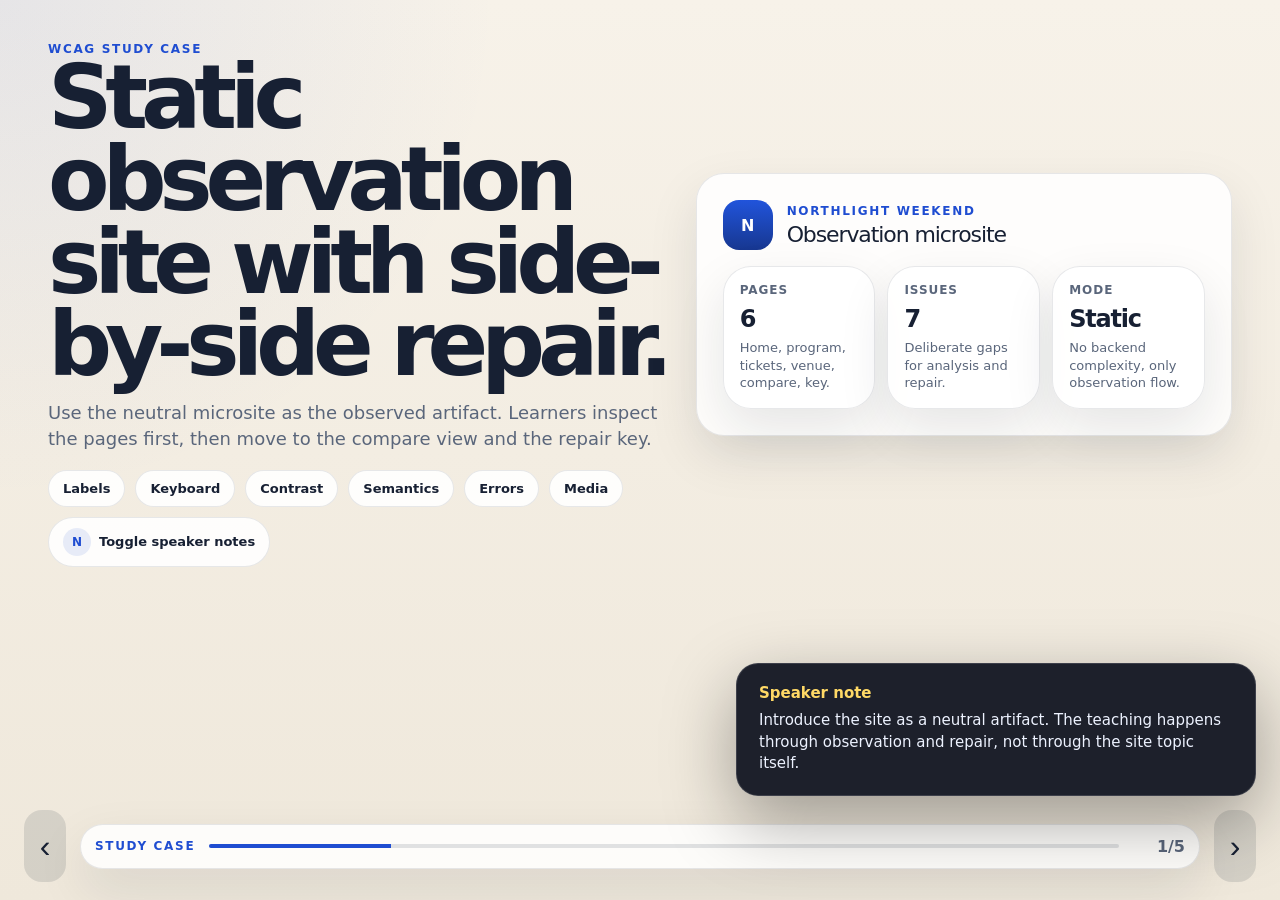
<file: day 4/presentasi_and_task3.html>
<!doctype html>
<html lang="en">
<head>
<meta charset="UTF-8" />
<meta name="viewport" content="width=device-width, initial-scale=1.0" />
<title>WCAG Study Case - Static Observation Site</title>
<style>
  :root {
    --bg: #f4efe6;
    --panel: rgba(255,255,255,.86);
    --ink: #172033;
    --muted: #5a667b;
    --line: rgba(23,32,51,.10);
    --accent: #1f4dd1;
    --accent-soft: rgba(31,77,209,.10);
    --warn-soft: rgba(196,72,24,.10);
    --good-soft: rgba(11,129,93,.10);
    --shadow: 0 20px 50px rgba(23,32,51,.10);
    --display: "Aptos Display", "Aptos", "Segoe UI", system-ui, sans-serif;
    --body: "Aptos", "Segoe UI", system-ui, sans-serif;
  }
  * { box-sizing: border-box; }
  html, body { margin: 0; min-height: 100%; overflow: hidden; background:
    radial-gradient(circle at top left, rgba(31,77,209,.08), transparent 32%),
    linear-gradient(180deg, #f7f2e9 0%, #efe8db 100%);
    color: var(--ink); font-family: var(--body); }
  body { position: relative; }
  a { color: inherit; text-decoration: none; }
  h1, h2, h3, p { margin: 0; }
  .slide { display: none; min-height: 100vh; padding: 42px 48px 88px; }
  .slide.active { display: block; }
  .shell { height: 100%; display: grid; gap: 18px; align-content: start; }
  .cover, .split, .grid-2 { display: grid; gap: 18px; }
  .cover { grid-template-columns: minmax(0, 1.08fr) minmax(320px, .92fr); align-items: center; }
  .split { grid-template-columns: minmax(0, 1fr) minmax(320px, .9fr); }
  .grid-2 { grid-template-columns: repeat(2, minmax(0, 1fr)); }
  .eyebrow { color: var(--accent); font-size: 12px; font-weight: 900; letter-spacing: .14em; text-transform: uppercase; }
  .display { font-family: var(--display); font-size: clamp(50px, 7vw, 92px); line-height: .92; letter-spacing: -.08em; max-width: 11ch; }
  .title { font-family: var(--display); font-size: clamp(32px, 4.8vw, 60px); line-height: .96; letter-spacing: -.07em; max-width: 13ch; }
  .lead { margin-top: 14px; color: var(--muted); font-size: 18px; line-height: 1.45; max-width: 66ch; }
  .panel, .hero-card, .page-card, .note-card, .metric, .issue-card, .mini-compare, .notes-box {
    border: 1px solid var(--line);
    border-radius: 28px;
    background: var(--panel);
    box-shadow: var(--shadow);
  }
  .panel, .hero-card { padding: 22px; }
  .hero-card { padding: 26px; }
  .brand { display: flex; align-items: center; gap: 14px; }
  .brand-mark { display: grid; place-items: center; width: 50px; height: 50px; border-radius: 16px; background: linear-gradient(180deg, #2154db 0%, #173790 100%); color: white; font-weight: 900; }
  .brand-name { margin-top: 4px; font-family: var(--display); font-size: 22px; letter-spacing: -.05em; }
  .chips, .page-row { display: flex; flex-wrap: wrap; gap: 10px; }
  .chip { display: inline-flex; align-items: center; gap: 8px; padding: 10px 14px; border-radius: 999px; background: rgba(255,255,255,.9); border: 1px solid var(--line); font-size: 13px; font-weight: 800; }
  .chip b { display: grid; place-items: center; width: 28px; height: 28px; border-radius: 999px; background: var(--accent-soft); color: var(--accent); font-size: 12px; }
  .metric-grid { display: grid; grid-template-columns: repeat(3, minmax(0, 1fr)); gap: 12px; margin-top: 16px; }
  .metric { padding: 16px; }
  .metric span { display: block; color: var(--muted); font-size: 12px; font-weight: 800; text-transform: uppercase; letter-spacing: .08em; }
  .metric strong { display: block; margin-top: 8px; font-size: 24px; letter-spacing: -.05em; }
  .metric p { margin-top: 6px; color: var(--muted); font-size: 13px; line-height: 1.35; }
  .page-card { min-height: 156px; padding: 16px; display: grid; gap: 8px; }
  .page-step { display: inline-flex; width: fit-content; padding: 7px 11px; border-radius: 999px; background: var(--accent-soft); color: var(--accent); font-size: 12px; font-weight: 900; text-transform: uppercase; }
  .page-card strong { font-size: 22px; line-height: 1.05; letter-spacing: -.04em; }
  .page-card p, .note-card p, .issue-card p, .mini-compare p { color: var(--muted); font-size: 15px; line-height: 1.45; }
  .page-link { margin-top: auto; color: var(--accent); font-size: 14px; font-weight: 900; }
  .stack { display: grid; gap: 12px; }
  .note-card, .mini-compare, .issue-card { padding: 16px; }
  .note-card strong, .mini-compare strong, .issue-card strong { display: block; font-size: 18px; letter-spacing: -.03em; }
  .issue-grid { display: grid; grid-template-columns: repeat(2, minmax(0, 1fr)); gap: 12px; margin-top: 18px; }
  .issue-tag { display: inline-flex; width: fit-content; padding: 7px 11px; border-radius: 999px; background: var(--warn-soft); color: #9a3412; font-size: 12px; font-weight: 900; text-transform: uppercase; letter-spacing: .08em; }
  .fix-note { margin-top: 10px; padding: 12px 14px; border-radius: 16px; background: rgba(15,23,42,.96); color: #e2e8f0; font-size: 13px; line-height: 1.45; }
  .compare-mini { display: grid; gap: 12px; margin-top: 18px; }
  .mini-compare-grid { display: grid; grid-template-columns: repeat(2, minmax(0, 1fr)); gap: 10px; margin-top: 10px; }
  .mini-bad, .mini-good { padding: 10px 12px; border-radius: 16px; font-size: 14px; line-height: 1.4; }
  .mini-bad { background: var(--warn-soft); color: #9a3412; }
  .mini-good { background: var(--good-soft); color: #0b815d; }
  #notesPanel { position: absolute; right: 24px; bottom: 104px; width: min(520px, calc(100% - 48px)); padding: 20px 22px; border-radius: 22px; background: rgba(15,20,32,.94); color: white; border: 1px solid rgba(255,255,255,.14); box-shadow: 0 24px 70px rgba(0,0,0,.35); opacity: 0; transform: translateY(10px); pointer-events: none; transition: .22s ease; z-index: 10; }
  #notesPanel.open { opacity: 1; transform: none; pointer-events: auto; }
  #notesPanel h4 { margin: 0 0 8px; color: #ffd966; font-size: 15px; }
  #notesPanel p { color: #edf2ff; font-size: 15px; line-height: 1.45; }
  .notes { display: none; }
  .nav-bar { position: absolute; inset: auto 24px 18px 24px; display: flex; align-items: center; gap: 14px; z-index: 9; }
  .nav { width: 42px; height: 72px; border: 0; border-radius: 18px; background: rgba(23,32,51,.12); color: var(--ink); font-size: 32px; cursor: pointer; }
  .hud { flex: 1; display: flex; align-items: center; gap: 14px; padding: 12px 14px; border-radius: 999px; border: 1px solid var(--line); background: rgba(255,255,255,.84); box-shadow: var(--shadow); }
  .bar { flex: 1; height: 4px; border-radius: 999px; overflow: hidden; background: rgba(23,32,51,.12); }
  .bar span { display: block; width: 0; height: 100%; background: var(--accent); transition: width .24s ease; }
  .count { min-width: 52px; text-align: right; font-weight: 900; color: var(--muted); }
  @media (max-width: 1100px) {
    .cover, .split, .grid-2, .issue-grid { grid-template-columns: 1fr; }
    .metric-grid { grid-template-columns: repeat(2, minmax(0, 1fr)); }
  }
  @media (max-width: 780px) {
    .slide { padding: 24px 18px 84px; }
    .metric-grid, .mini-compare-grid { grid-template-columns: 1fr; }
    #notesPanel { right: 16px; bottom: 96px; width: calc(100% - 32px); }
    .nav-bar { inset: auto 16px 14px 16px; }
  }
</style>
</head>
<body>
  <section class="slide active">
    <div class="shell">
      <div class="cover">
        <div>
          <div class="eyebrow">WCAG study case</div>
          <h1 class="display">Static observation site with side-by-side repair.</h1>
          <p class="lead">Use the neutral microsite as the observed artifact. Learners inspect the pages first, then move to the compare view and the repair key.</p>
          <div class="chips" style="margin-top:18px;">
            <span class="chip">Labels</span>
            <span class="chip">Keyboard</span>
            <span class="chip">Contrast</span>
            <span class="chip">Semantics</span>
            <span class="chip">Errors</span>
            <span class="chip">Media</span>
            <span class="chip"><b>N</b> Toggle speaker notes</span>
          </div>
        </div>
        <aside class="hero-card">
          <div class="brand">
            <span class="brand-mark">N</span>
            <div>
              <div class="eyebrow">Northlight Weekend</div>
              <div class="brand-name">Observation microsite</div>
            </div>
          </div>
          <div class="metric-grid">
            <article class="metric"><span>Pages</span><strong>6</strong><p>Home, program, tickets, venue, compare, key.</p></article>
            <article class="metric"><span>Issues</span><strong>7</strong><p>Deliberate gaps for analysis and repair.</p></article>
            <article class="metric"><span>Mode</span><strong>Static</strong><p>No backend complexity, only observation flow.</p></article>
          </div>
        </aside>
      </div>
      <div class="notes">Introduce the site as a neutral artifact. The teaching happens through observation and repair, not through the site topic itself.</div>
    </div>
  </section>
  <section class="slide">
    <div class="shell">
      <div class="split">
        <section class="panel">
          <div class="eyebrow">Clickable flow</div>
          <h2 class="title">Move through the pages, then switch to compare.</h2>
          <p class="lead">The flow is simple on purpose, so the audience can focus on accessibility details instead of figuring out navigation.</p>
          <div class="page-row" style="margin-top:18px;">
        <a class="page-card" href="./wcag_study_case_static_site/index.html" target="_blank" rel="noreferrer">
          <span class="page-step">01</span>
          <strong>Home</strong>
          <p>Search + promo card</p>
          <span class="page-link">Open page</span>
        </a>
        <a class="page-card" href="./wcag_study_case_static_site/program.html" target="_blank" rel="noreferrer">
          <span class="page-step">02</span>
          <strong>Program</strong>
          <p>Contrast + structure</p>
          <span class="page-link">Open page</span>
        </a>
        <a class="page-card" href="./wcag_study_case_static_site/tickets.html" target="_blank" rel="noreferrer">
          <span class="page-step">03</span>
          <strong>Tickets</strong>
          <p>Labels + errors</p>
          <span class="page-link">Open page</span>
        </a>
        <a class="page-card" href="./wcag_study_case_static_site/venue.html" target="_blank" rel="noreferrer">
          <span class="page-step">04</span>
          <strong>Venue</strong>
          <p>Media + alt text</p>
          <span class="page-link">Open page</span>
        </a>
        <a class="page-card" href="./wcag_study_case_static_site/compare.html" target="_blank" rel="noreferrer">
          <span class="page-step">05</span>
          <strong>Compare</strong>
          <p>Observed vs fixed</p>
          <span class="page-link">Open page</span>
        </a>
        <a class="page-card" href="./wcag_study_case_static_site/answer-key.html" target="_blank" rel="noreferrer">
          <span class="page-step">06</span>
          <strong>Repair key</strong>
          <p>Discussion summary</p>
          <span class="page-link">Open page</span>
        </a></div>
        </section>
        <aside class="panel">
          <div class="eyebrow">What to inspect</div>
          <div class="stack" style="margin-top:12px;">
            <article class="note-card"><strong>Fields and labels</strong><p>Check whether names stay visible after users start typing.</p></article>
            <article class="note-card"><strong>Cards and focus</strong><p>Look for actions that work with a pointer but not with keyboard navigation.</p></article>
            <article class="note-card"><strong>Media support</strong><p>Check images, video areas, and transcript access.</p></article>
          </div>
        </aside>
      </div>
      <div class="notes">Walk page by page. Keep the audience in observation mode first.</div>
    </div>
  </section>
  <section class="slide">
    <div class="shell">
      <section class="panel">
        <div class="eyebrow">Issue map</div>
        <h2 class="title">Name the barrier, the impact, and the fix.</h2>
        <p class="lead">This slide is the main discussion surface. Keep the explanation direct and concrete.</p>
        <div class="issue-grid">
        <article class="issue-card">
          <span class="issue-tag">Labels and instructions</span>
          <strong>Search field on Home</strong>
          <p>The search box relies on placeholder text only, so the purpose disappears as soon as the user types.</p>
          <div class="fix-note">Fix: Add a visible label and keep the helper text outside the placeholder.</div>
        </article>
        <article class="issue-card">
          <span class="issue-tag">Keyboard / operable</span>
          <strong>Featured card on Home</strong>
          <p>The feature card is only clickable with a pointer, so keyboard users cannot activate it.</p>
          <div class="fix-note">Fix: Use a real link or button and keep a visible focus state.</div>
        </article>
        <article class="issue-card">
          <span class="issue-tag">Contrast</span>
          <strong>Status text on Program</strong>
          <p>The status text is too light against the background, so it is harder to read.</p>
          <div class="fix-note">Fix: Use sufficient contrast for text and badges.</div>
        </article>
        <article class="issue-card">
          <span class="issue-tag">Semantics</span>
          <strong>Schedule grid on Program</strong>
          <p>The schedule is built from generic cards, so the relationships between time and session are not explicit.</p>
          <div class="fix-note">Fix: Use a semantic table or another structure with clear headers and rows.</div>
        </article>
        <article class="issue-card">
          <span class="issue-tag">Labels and instructions</span>
          <strong>Email field on Tickets</strong>
          <p>The email field uses placeholder text only, which makes the instruction brittle and easy to miss.</p>
          <div class="fix-note">Fix: Add a visible label and a short support hint below the field.</div>
        </article>
        <article class="issue-card">
          <span class="issue-tag">Error identification</span>
          <strong>Validation message on Tickets</strong>
          <p>The error copy is vague and leans on color alone instead of explaining the exact problem.</p>
          <div class="fix-note">Fix: Name the failing field and say what format or value is expected.</div>
        </article>
        <article class="issue-card">
          <span class="issue-tag">Media / text alternatives</span>
          <strong>Media block on Venue</strong>
          <p>The media card lacks captions, transcript access, and meaningful alternative text for the event images.</p>
          <div class="fix-note">Fix: Provide alt text, captions, and a transcript link beside the player.</div>
        </article></div>
      </section>
      <div class="notes">For each issue, say what is broken, who it affects, and what a clean fix looks like.</div>
    </div>
  </section>
  <section class="slide">
    <div class="shell">
      <div class="split">
        <section class="panel">
          <div class="eyebrow">Side-by-side repair</div>
          <h2 class="title">Observed on the left, fixed on the right.</h2>
          <p class="lead">The compare page becomes the correction surface. It keeps the difference visible in one glance.</p>
          <div class="compare-mini">
            <article class="mini-compare">
              <strong>Labels and instructions</strong>
              <div class="mini-compare-grid">
                <span class="mini-bad">Placeholder-only field</span>
                <span class="mini-good">Visible label plus support hint</span>
              </div>
            </article>
            <article class="mini-compare">
              <strong>Keyboard and errors</strong>
              <div class="mini-compare-grid">
                <span class="mini-bad">Mouse-only card and vague error text</span>
                <span class="mini-good">Real link, clear focus, specific recovery text</span>
              </div>
            </article>
          </div>
        </section>
        <aside class="panel">
          <div class="eyebrow">Open live view</div>
          <div class="stack" style="margin-top:12px;">
            <a class="page-card" href="./wcag_study_case_static_site/compare.html" target="_blank" rel="noreferrer">
              <span class="page-step">Compare</span>
              <strong>Open the repair view</strong>
              <p>Use this during correction and discussion.</p>
              <span class="page-link">Open compare page</span>
            </a>
            <a class="page-card" href="./wcag_study_case_static_site/answer-key.html" target="_blank" rel="noreferrer">
              <span class="page-step">Key</span>
              <strong>Open the repair key</strong>
              <p>Use this as the short answer summary after discussion.</p>
              <span class="page-link">Open answer key</span>
            </a>
          </div>
        </aside>
      </div>
      <div class="notes">Keep the compare page central. The answer key supports the conversation, but should not replace it.</div>
    </div>
  </section>
  <section class="slide">
    <div class="shell">
      <div class="cover">
        <div>
          <div class="eyebrow">Wrap-up</div>
          <h2 class="display">Observe first, compare second, repair last.</h2>
          <p class="lead">That sequence makes the study case feel connected to Task 1 and Task 2 without repeating them mechanically.</p>
        </div>
        <aside class="hero-card">
          <div class="stack">
            <a class="page-card" href="./wcag_study_case_static_site/index.html" target="_blank" rel="noreferrer">
              <span class="page-step">Open site</span>
              <strong>Start at the home page</strong>
              <p>Begin with the observation pages.</p>
              <span class="page-link">Open observation site</span>
            </a>
            <a class="page-card" href="./wcag_study_case_static_site/compare.html" target="_blank" rel="noreferrer">
              <span class="page-step">Open compare</span>
              <strong>Switch to side-by-side repair</strong>
              <p>Move into correction and discussion.</p>
              <span class="page-link">Open compare view</span>
            </a>
          </div>
        </aside>
      </div>
      <div class="notes">Close by repeating the order: observe, compare, repair. That keeps the study case flowing naturally.</div>
    </div>
  </section>
  <div id="notesPanel" aria-live="polite"></div>
  <div class="nav-bar">
    <button class="nav" id="prev" type="button" aria-label="Previous slide">‹</button>
    <div class="hud"><span class="eyebrow">Study case</span><div class="bar"><span></span></div><div class="count" id="counter">1/5</div></div>
    <button class="nav" id="next" type="button" aria-label="Next slide">›</button>
  </div>
<script>
  const slides = Array.from(document.querySelectorAll(".slide"));
  const notesPanel = document.getElementById("notesPanel");
  const prev = document.getElementById("prev");
  const next = document.getElementById("next");
  const counter = document.getElementById("counter");
  const bar = document.querySelector(".bar span");
  let index = 0;
  let notesVisible = true;

  function show(nextIndex) {
    index = Math.max(0, Math.min(slides.length - 1, nextIndex));
    slides.forEach((slide, slideIndex) => slide.classList.toggle("active", slideIndex === index));
    const notes = slides[index].querySelector(".notes");
    notesPanel.innerHTML = notes ? `<h4>Speaker note</h4><p>${notes.textContent}</p>` : "";
    notesPanel.classList.toggle("open", Boolean(notes) && notesVisible);
    counter.textContent = `${index + 1}/${slides.length}`;
    bar.style.width = `${((index + 1) / slides.length) * 100}%`;
  }

  prev.addEventListener("click", () => show(index - 1));
  next.addEventListener("click", () => show(index + 1));
  document.addEventListener("keydown", (event) => {
    if (event.key === "ArrowLeft") show(index - 1);
    if (event.key === "ArrowRight" || event.key === " ") {
      event.preventDefault();
      show(index + 1);
    }
    if (event.key === "n" || event.key === "N") {
      notesVisible = !notesVisible;
      const notes = slides[index].querySelector(".notes");
      notesPanel.classList.toggle("open", Boolean(notes) && notesVisible);
    }
    if (event.key === "Escape") notesPanel.classList.remove("open");
  });

  show(0);
</script>
</body>
</html>
</file>
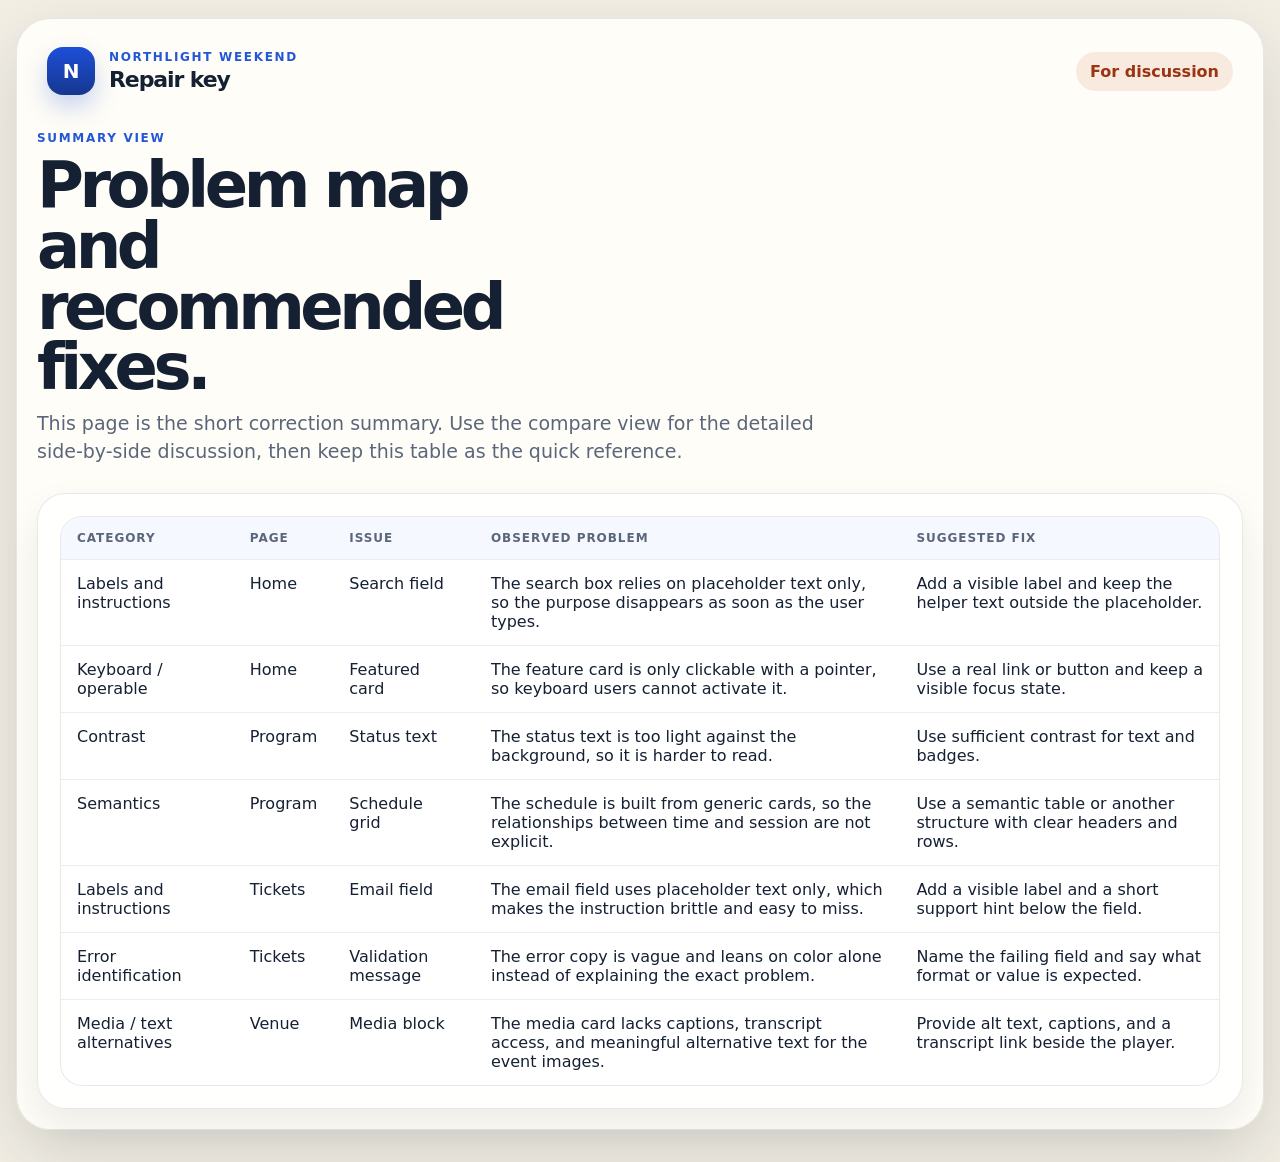
<file: day 4/resource/wcag_study_case_static_site/answer-key.html>
<!doctype html>
<html lang="en">
  <head>
    <meta charset="UTF-8" />
    <meta name="viewport" content="width=device-width, initial-scale=1.0" />
    <title>Northlight Weekend - Repair key</title>
    <link rel="stylesheet" href="./styles.css" />
  </head>
  <body class="key-shell">
    <div class="app-shell">
      <header class="site-header compact">
        <div class="brand-lockup">
          <span class="brand-mark" aria-hidden="true">N</span>
          <div>
            <p class="brand-kicker">Northlight Weekend</p>
            <h1 class="brand-name">Repair key</h1>
          </div>
        </div>
        <span class="answer-flag">For discussion</span>
      </header>
      <main>
        <section class="hero compact">
          <div class="hero-copy">
            <p class="eyebrow">Summary view</p>
            <h2>Problem map and recommended fixes.</h2>
            <p class="lead">This page is the short correction summary. Use the compare view for the detailed side-by-side discussion, then keep this table as the quick reference.</p>
          </div>
        </section>
        <section class="panel">
          <div class="table-wrap">
            <table class="answer-table">
              <thead>
                <tr>
                  <th>Category</th>
                  <th>Page</th>
                  <th>Issue</th>
                  <th>Observed problem</th>
                  <th>Suggested fix</th>
                </tr>
              </thead>
              <tbody><tr>
    <td>Labels and instructions</td>
    <td>Home</td>
    <td>Search field</td>
    <td>The search box relies on placeholder text only, so the purpose disappears as soon as the user types.</td>
    <td>Add a visible label and keep the helper text outside the placeholder.</td>
  </tr><tr>
    <td>Keyboard / operable</td>
    <td>Home</td>
    <td>Featured card</td>
    <td>The feature card is only clickable with a pointer, so keyboard users cannot activate it.</td>
    <td>Use a real link or button and keep a visible focus state.</td>
  </tr><tr>
    <td>Contrast</td>
    <td>Program</td>
    <td>Status text</td>
    <td>The status text is too light against the background, so it is harder to read.</td>
    <td>Use sufficient contrast for text and badges.</td>
  </tr><tr>
    <td>Semantics</td>
    <td>Program</td>
    <td>Schedule grid</td>
    <td>The schedule is built from generic cards, so the relationships between time and session are not explicit.</td>
    <td>Use a semantic table or another structure with clear headers and rows.</td>
  </tr><tr>
    <td>Labels and instructions</td>
    <td>Tickets</td>
    <td>Email field</td>
    <td>The email field uses placeholder text only, which makes the instruction brittle and easy to miss.</td>
    <td>Add a visible label and a short support hint below the field.</td>
  </tr><tr>
    <td>Error identification</td>
    <td>Tickets</td>
    <td>Validation message</td>
    <td>The error copy is vague and leans on color alone instead of explaining the exact problem.</td>
    <td>Name the failing field and say what format or value is expected.</td>
  </tr><tr>
    <td>Media / text alternatives</td>
    <td>Venue</td>
    <td>Media block</td>
    <td>The media card lacks captions, transcript access, and meaningful alternative text for the event images.</td>
    <td>Provide alt text, captions, and a transcript link beside the player.</td>
  </tr></tbody>
            </table>
          </div>
        </section>
      </main>
    </div>
  </body>
</html>
</file>
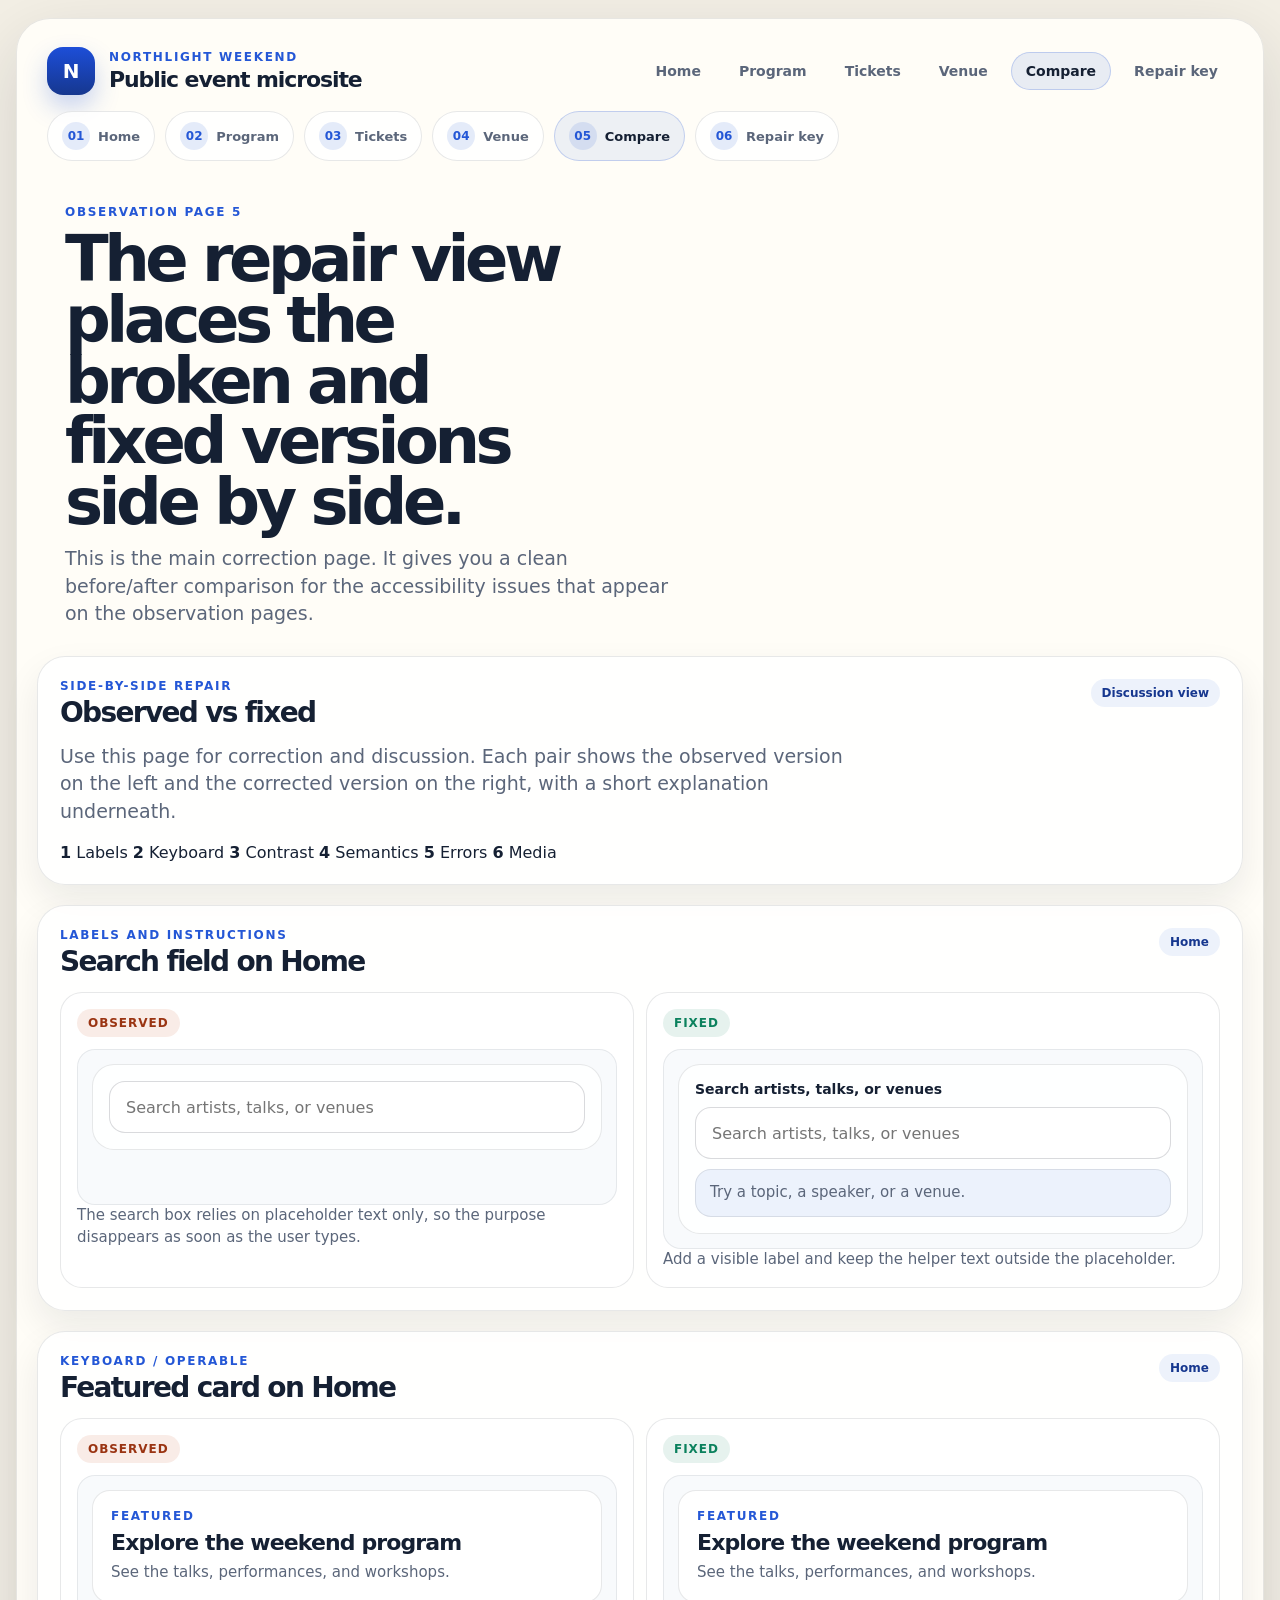
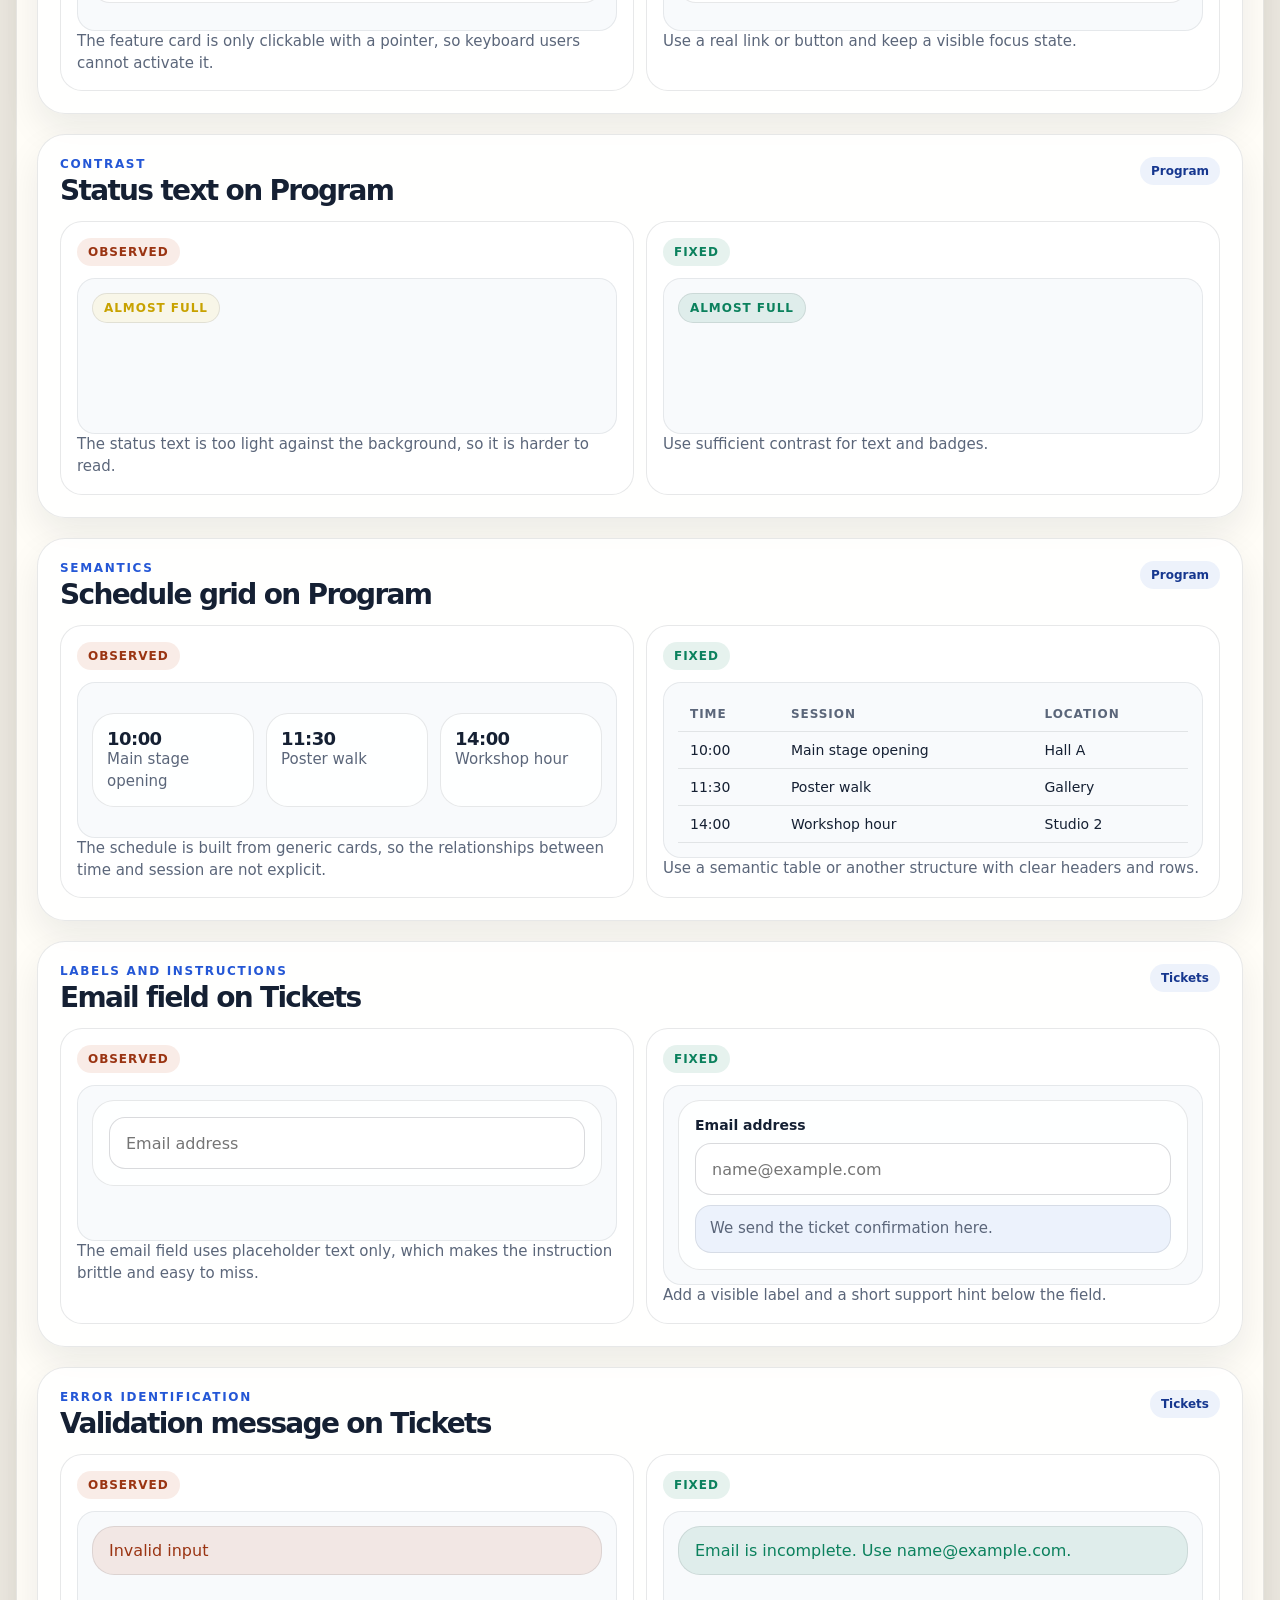
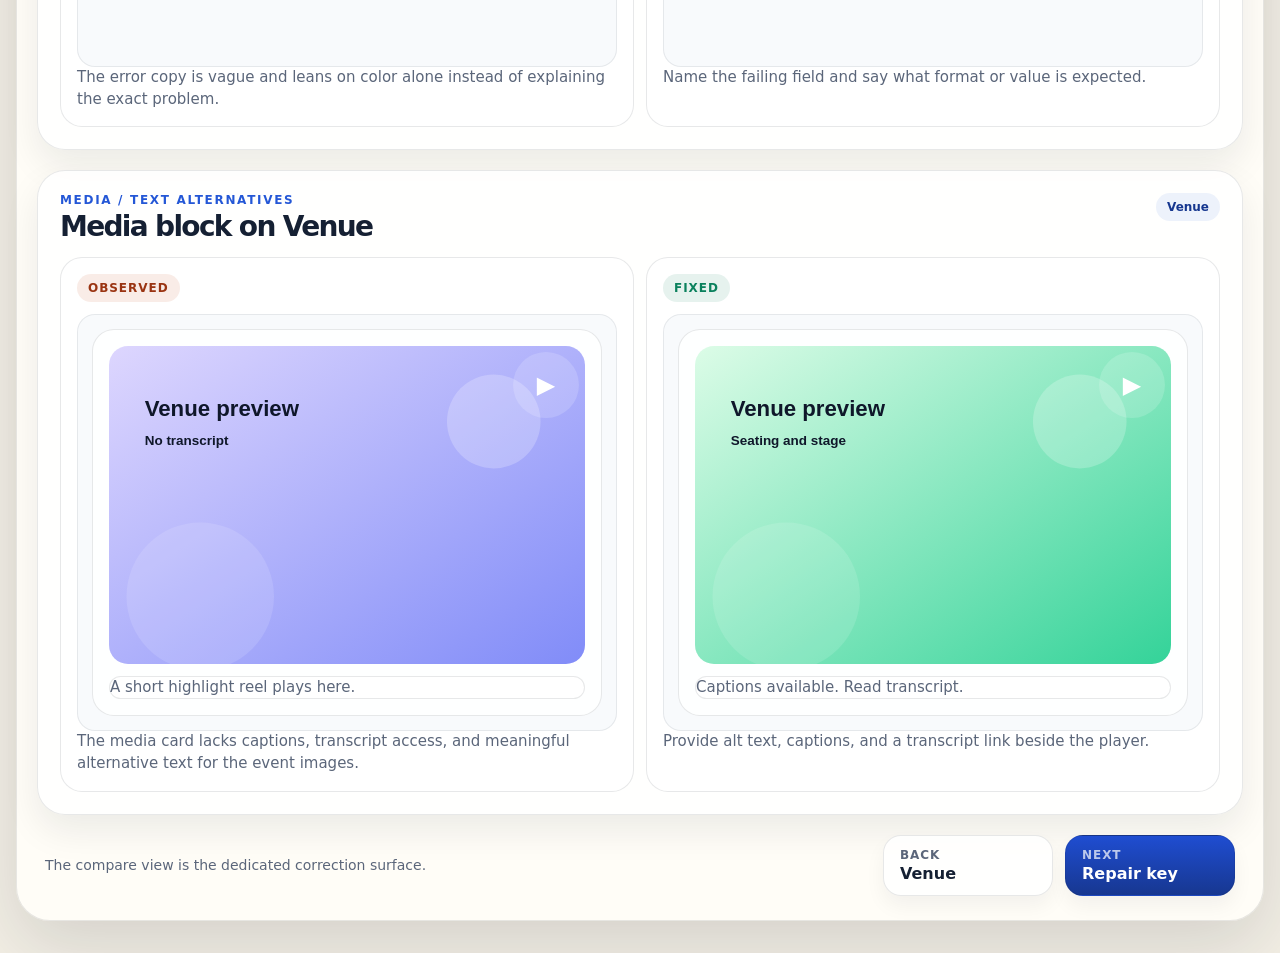
<file: day 4/resource/wcag_study_case_static_site/compare.html>
<!doctype html>
<html lang="en">
  <head>
    <meta charset="UTF-8" />
    <meta name="viewport" content="width=device-width, initial-scale=1.0" />
    <title>Northlight Weekend - Compare</title>
    <link rel="stylesheet" href="./styles.css" />
    <script defer src="./app.js"></script>
  </head>
  <body data-page="compare">
    <a class="skip-link" href="#main">Skip to content</a>
    <div class="app-shell">
      <header class="site-header">
        <div class="brand-lockup">
          <span class="brand-mark" aria-hidden="true">N</span>
          <div>
            <p class="brand-kicker">Northlight Weekend</p>
            <h1 class="brand-name">Public event microsite</h1>
          </div>
        </div>
        <nav class="site-nav" aria-label="Primary">
          <a href="index.html">Home</a><a href="program.html">Program</a><a href="tickets.html">Tickets</a><a href="venue.html">Venue</a><a href="compare.html" aria-current="page">Compare</a><a href="answer-key.html">Repair key</a>
        </nav>
      </header>
      <div class="flow-strip" aria-label="Site flow">
        <span class="flow-pill"><b>01</b>Home</span><span class="flow-pill"><b>02</b>Program</span><span class="flow-pill"><b>03</b>Tickets</span><span class="flow-pill"><b>04</b>Venue</span><span class="flow-pill is-active"><b>05</b>Compare</span><span class="flow-pill"><b>06</b>Repair key</span>
      </div>
      <main id="main">
        <section class="hero">
          <div class="hero-copy">
            <p class="eyebrow">Observation page 5</p>
            <h2>The repair view places the broken and fixed versions side by side.</h2>
            <p class="lead">This is the main correction page. It gives you a clean before/after comparison for the accessibility issues that appear on the observation pages.</p>
          </div>
          <aside class="hero-aside">
            
          </aside>
        </section>
        
    <section class="panel">
      <div class="section-head">
        <div>
          <p class="section-label">Side-by-side repair</p>
          <h3>Observed vs fixed</h3>
        </div>
        <span class="section-chip">Discussion view</span>
      </div>
      <p class="lead">Use this page for correction and discussion. Each pair shows the observed version on the left and the corrected version on the right, with a short explanation underneath.</p>
      <div class="meta-row" style="margin-top:18px;">
        <span class="chip"><b>1</b> Labels</span>
        <span class="chip"><b>2</b> Keyboard</span>
        <span class="chip"><b>3</b> Contrast</span>
        <span class="chip"><b>4</b> Semantics</span>
        <span class="chip"><b>5</b> Errors</span>
        <span class="chip"><b>6</b> Media</span>
      </div>
    </section><section class="compare-section" id="labels-search">
    <div class="section-head">
      <div>
        <p class="section-label">Labels and instructions</p>
        <h3>Search field on Home</h3>
      </div>
      <span class="section-chip">Home</span>
    </div>
    <div class="compare-grid">
      <article class="compare-card broken">
        <span class="compare-tag">Observed</span>
        <div class="compare-ui"><div class="field">
  <input class="input" type="search" placeholder="Search artists, talks, or venues" />
</div></div>
        <p>The search box relies on placeholder text only, so the purpose disappears as soon as the user types.</p>
      </article>
      <article class="compare-card fixed">
        <span class="compare-tag good">Fixed</span>
        <div class="compare-ui"><div class="field">
  <label class="field-label" for="search">Search artists, talks, or venues</label>
  <input class="input" id="search" type="search" placeholder="Search artists, talks, or venues" />
  <p class="field-hint">Try a topic, a speaker, or a venue.</p>
</div></div>
        <p>Add a visible label and keep the helper text outside the placeholder.</p>
      </article>
    </div>
  </section><section class="compare-section" id="keyboard-card">
    <div class="section-head">
      <div>
        <p class="section-label">Keyboard / operable</p>
        <h3>Featured card on Home</h3>
      </div>
      <span class="section-chip">Home</span>
    </div>
    <div class="compare-grid">
      <article class="compare-card broken">
        <span class="compare-tag">Observed</span>
        <div class="compare-ui"><div class="promo-card mouse-only" data-href="program.html">
  <span class="eyebrow">Featured</span>
  <strong>Explore the weekend program</strong>
  <p>See the talks, performances, and workshops.</p>
</div></div>
        <p>The feature card is only clickable with a pointer, so keyboard users cannot activate it.</p>
      </article>
      <article class="compare-card fixed">
        <span class="compare-tag good">Fixed</span>
        <div class="compare-ui"><a class="promo-card" href="program.html">
  <span class="eyebrow">Featured</span>
  <strong>Explore the weekend program</strong>
  <p>See the talks, performances, and workshops.</p>
</a></div>
        <p>Use a real link or button and keep a visible focus state.</p>
      </article>
    </div>
  </section><section class="compare-section" id="contrast-status">
    <div class="section-head">
      <div>
        <p class="section-label">Contrast</p>
        <h3>Status text on Program</h3>
      </div>
      <span class="section-chip">Program</span>
    </div>
    <div class="compare-grid">
      <article class="compare-card broken">
        <span class="compare-tag">Observed</span>
        <div class="compare-ui"><div class="status-pill weak">Almost full</div></div>
        <p>The status text is too light against the background, so it is harder to read.</p>
      </article>
      <article class="compare-card fixed">
        <span class="compare-tag good">Fixed</span>
        <div class="compare-ui"><div class="status-pill strong">Almost full</div></div>
        <p>Use sufficient contrast for text and badges.</p>
      </article>
    </div>
  </section><section class="compare-section" id="semantics-schedule">
    <div class="section-head">
      <div>
        <p class="section-label">Semantics</p>
        <h3>Schedule grid on Program</h3>
      </div>
      <span class="section-chip">Program</span>
    </div>
    <div class="compare-grid">
      <article class="compare-card broken">
        <span class="compare-tag">Observed</span>
        <div class="compare-ui"><div class="schedule-grid">
  <div class="session-card"><strong>10:00</strong><p>Main stage opening</p></div>
  <div class="session-card"><strong>11:30</strong><p>Poster walk</p></div>
  <div class="session-card"><strong>14:00</strong><p>Workshop hour</p></div>
</div></div>
        <p>The schedule is built from generic cards, so the relationships between time and session are not explicit.</p>
      </article>
      <article class="compare-card fixed">
        <span class="compare-tag good">Fixed</span>
        <div class="compare-ui"><table class="schedule-table">
  <thead>
    <tr><th>Time</th><th>Session</th><th>Location</th></tr>
  </thead>
  <tbody>
    <tr><td>10:00</td><td>Main stage opening</td><td>Hall A</td></tr>
    <tr><td>11:30</td><td>Poster walk</td><td>Gallery</td></tr>
    <tr><td>14:00</td><td>Workshop hour</td><td>Studio 2</td></tr>
  </tbody>
</table></div>
        <p>Use a semantic table or another structure with clear headers and rows.</p>
      </article>
    </div>
  </section><section class="compare-section" id="labels-email">
    <div class="section-head">
      <div>
        <p class="section-label">Labels and instructions</p>
        <h3>Email field on Tickets</h3>
      </div>
      <span class="section-chip">Tickets</span>
    </div>
    <div class="compare-grid">
      <article class="compare-card broken">
        <span class="compare-tag">Observed</span>
        <div class="compare-ui"><div class="field">
  <input class="input" type="email" placeholder="Email address" />
</div></div>
        <p>The email field uses placeholder text only, which makes the instruction brittle and easy to miss.</p>
      </article>
      <article class="compare-card fixed">
        <span class="compare-tag good">Fixed</span>
        <div class="compare-ui"><div class="field">
  <label class="field-label" for="email">Email address</label>
  <input class="input" id="email" type="email" placeholder="name@example.com" />
  <p class="field-hint">We send the ticket confirmation here.</p>
</div></div>
        <p>Add a visible label and a short support hint below the field.</p>
      </article>
    </div>
  </section><section class="compare-section" id="errors-message">
    <div class="section-head">
      <div>
        <p class="section-label">Error identification</p>
        <h3>Validation message on Tickets</h3>
      </div>
      <span class="section-chip">Tickets</span>
    </div>
    <div class="compare-grid">
      <article class="compare-card broken">
        <span class="compare-tag">Observed</span>
        <div class="compare-ui"><div class="error-box bad">Invalid input</div></div>
        <p>The error copy is vague and leans on color alone instead of explaining the exact problem.</p>
      </article>
      <article class="compare-card fixed">
        <span class="compare-tag good">Fixed</span>
        <div class="compare-ui"><div class="error-box good" id="email-error">Email is incomplete. Use name@example.com.</div></div>
        <p>Name the failing field and say what format or value is expected.</p>
      </article>
    </div>
  </section><section class="compare-section" id="media-alternatives">
    <div class="section-head">
      <div>
        <p class="section-label">Media / text alternatives</p>
        <h3>Media block on Venue</h3>
      </div>
      <span class="section-chip">Venue</span>
    </div>
    <div class="compare-grid">
      <article class="compare-card broken">
        <span class="compare-tag">Observed</span>
        <div class="compare-ui"><div class="media-card">
  <button class="play-button" type="button" aria-hidden="true">▶</button>
  <img src="data:image/svg+xml;charset=UTF-8,%0A%20%20%20%20%3Csvg%20xmlns%3D%22http%3A%2F%2Fwww.w3.org%2F2000%2Fsvg%22%20width%3D%221200%22%20height%3D%22800%22%20viewBox%3D%220%200%201200%20800%22%3E%0A%20%20%20%20%20%20%3Cdefs%3E%0A%20%20%20%20%20%20%20%20%3ClinearGradient%20id%3D%22g%22%20x1%3D%220%25%22%20y1%3D%220%25%22%20x2%3D%22100%25%22%20y2%3D%22100%25%22%3E%0A%20%20%20%20%20%20%20%20%20%20%3Cstop%20offset%3D%220%25%22%20stop-color%3D%22%23ddd6fe%22%2F%3E%0A%20%20%20%20%20%20%20%20%20%20%3Cstop%20offset%3D%22100%25%22%20stop-color%3D%22%23818cf8%22%2F%3E%0A%20%20%20%20%20%20%20%20%3C%2FlinearGradient%3E%0A%20%20%20%20%20%20%3C%2Fdefs%3E%0A%20%20%20%20%20%20%3Crect%20width%3D%221200%22%20height%3D%22800%22%20rx%3D%2248%22%20fill%3D%22url(%23g)%22%2F%3E%0A%20%20%20%20%20%20%3Ccircle%20cx%3D%22970%22%20cy%3D%22190%22%20r%3D%22118%22%20fill%3D%22rgba(255%2C255%2C255%2C0.22)%22%2F%3E%0A%20%20%20%20%20%20%3Ccircle%20cx%3D%22230%22%20cy%3D%22630%22%20r%3D%22186%22%20fill%3D%22rgba(255%2C255%2C255%2C0.12)%22%2F%3E%0A%20%20%20%20%20%20%3Ctext%20x%3D%2290%22%20y%3D%22176%22%20fill%3D%22%230f172a%22%20font-size%3D%2256%22%20font-weight%3D%22800%22%20font-family%3D%22Aptos%2C%20Segoe%20UI%2C%20sans-serif%22%3EVenue%20preview%3C%2Ftext%3E%0A%20%20%20%20%20%20%3Ctext%20x%3D%2290%22%20y%3D%22248%22%20fill%3D%22%230f172a%22%20font-size%3D%2234%22%20font-weight%3D%22600%22%20font-family%3D%22Aptos%2C%20Segoe%20UI%2C%20sans-serif%22%3ENo%20transcript%3C%2Ftext%3E%0A%20%20%20%20%3C%2Fsvg%3E" alt="" />
  <p class="media-note">A short highlight reel plays here.</p>
</div></div>
        <p>The media card lacks captions, transcript access, and meaningful alternative text for the event images.</p>
      </article>
      <article class="compare-card fixed">
        <span class="compare-tag good">Fixed</span>
        <div class="compare-ui"><div class="media-card">
  <button class="play-button" type="button" aria-label="Play highlight reel">▶</button>
  <img src="data:image/svg+xml;charset=UTF-8,%0A%20%20%20%20%3Csvg%20xmlns%3D%22http%3A%2F%2Fwww.w3.org%2F2000%2Fsvg%22%20width%3D%221200%22%20height%3D%22800%22%20viewBox%3D%220%200%201200%20800%22%3E%0A%20%20%20%20%20%20%3Cdefs%3E%0A%20%20%20%20%20%20%20%20%3ClinearGradient%20id%3D%22g%22%20x1%3D%220%25%22%20y1%3D%220%25%22%20x2%3D%22100%25%22%20y2%3D%22100%25%22%3E%0A%20%20%20%20%20%20%20%20%20%20%3Cstop%20offset%3D%220%25%22%20stop-color%3D%22%23dcfce7%22%2F%3E%0A%20%20%20%20%20%20%20%20%20%20%3Cstop%20offset%3D%22100%25%22%20stop-color%3D%22%2334d399%22%2F%3E%0A%20%20%20%20%20%20%20%20%3C%2FlinearGradient%3E%0A%20%20%20%20%20%20%3C%2Fdefs%3E%0A%20%20%20%20%20%20%3Crect%20width%3D%221200%22%20height%3D%22800%22%20rx%3D%2248%22%20fill%3D%22url(%23g)%22%2F%3E%0A%20%20%20%20%20%20%3Ccircle%20cx%3D%22970%22%20cy%3D%22190%22%20r%3D%22118%22%20fill%3D%22rgba(255%2C255%2C255%2C0.22)%22%2F%3E%0A%20%20%20%20%20%20%3Ccircle%20cx%3D%22230%22%20cy%3D%22630%22%20r%3D%22186%22%20fill%3D%22rgba(255%2C255%2C255%2C0.12)%22%2F%3E%0A%20%20%20%20%20%20%3Ctext%20x%3D%2290%22%20y%3D%22176%22%20fill%3D%22%230f172a%22%20font-size%3D%2256%22%20font-weight%3D%22800%22%20font-family%3D%22Aptos%2C%20Segoe%20UI%2C%20sans-serif%22%3EVenue%20preview%3C%2Ftext%3E%0A%20%20%20%20%20%20%3Ctext%20x%3D%2290%22%20y%3D%22248%22%20fill%3D%22%230f172a%22%20font-size%3D%2234%22%20font-weight%3D%22600%22%20font-family%3D%22Aptos%2C%20Segoe%20UI%2C%20sans-serif%22%3ESeating%20and%20stage%3C%2Ftext%3E%0A%20%20%20%20%3C%2Fsvg%3E" alt="Main hall seating and stage lighting" />
  <p class="media-note">Captions available. <a href="#">Read transcript</a>.</p>
</div></div>
        <p>Provide alt text, captions, and a transcript link beside the player.</p>
      </article>
    </div>
  </section>
      </main>
      <footer class="page-footer">
        <div class="footer-note">The compare view is the dedicated correction surface.</div>
        <div class="footer-nav" aria-label="Site navigation">
          <a class="nav-button ghost" href="venue.html"><span>Back</span><strong>Venue</strong></a>
          <a class="nav-button solid" href="answer-key.html"><span>Next</span><strong>Repair key</strong></a>
        </div>
      </footer>
    </div>
  </body>
</html>
</file>
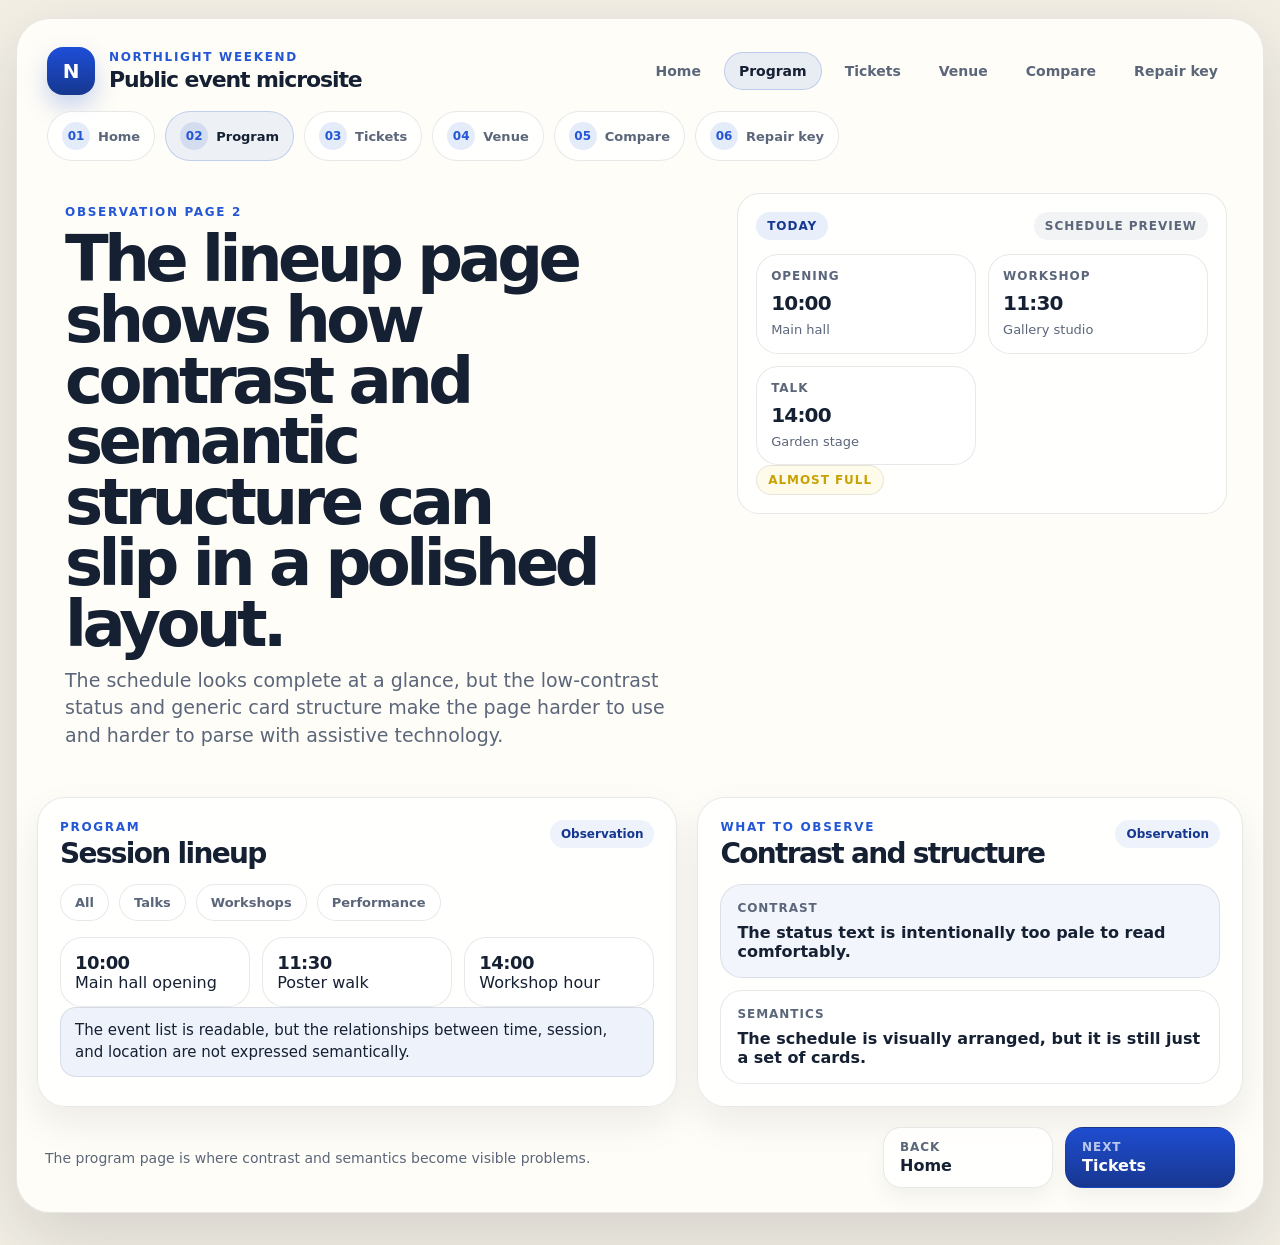
<file: day 4/resource/wcag_study_case_static_site/program.html>
<!doctype html>
<html lang="en">
  <head>
    <meta charset="UTF-8" />
    <meta name="viewport" content="width=device-width, initial-scale=1.0" />
    <title>Northlight Weekend - Program</title>
    <link rel="stylesheet" href="./styles.css" />
    <script defer src="./app.js"></script>
  </head>
  <body data-page="program">
    <a class="skip-link" href="#main">Skip to content</a>
    <div class="app-shell">
      <header class="site-header">
        <div class="brand-lockup">
          <span class="brand-mark" aria-hidden="true">N</span>
          <div>
            <p class="brand-kicker">Northlight Weekend</p>
            <h1 class="brand-name">Public event microsite</h1>
          </div>
        </div>
        <nav class="site-nav" aria-label="Primary">
          <a href="index.html">Home</a><a href="program.html" aria-current="page">Program</a><a href="tickets.html">Tickets</a><a href="venue.html">Venue</a><a href="compare.html">Compare</a><a href="answer-key.html">Repair key</a>
        </nav>
      </header>
      <div class="flow-strip" aria-label="Site flow">
        <span class="flow-pill"><b>01</b>Home</span><span class="flow-pill is-active"><b>02</b>Program</span><span class="flow-pill"><b>03</b>Tickets</span><span class="flow-pill"><b>04</b>Venue</span><span class="flow-pill"><b>05</b>Compare</span><span class="flow-pill"><b>06</b>Repair key</span>
      </div>
      <main id="main">
        <section class="hero">
          <div class="hero-copy">
            <p class="eyebrow">Observation page 2</p>
            <h2>The lineup page shows how contrast and semantic structure can slip in a polished layout.</h2>
            <p class="lead">The schedule looks complete at a glance, but the low-contrast status and generic card structure make the page harder to use and harder to parse with assistive technology.</p>
          </div>
          <aside class="hero-aside">
            
    <div class="dashboard-shell">
      <div class="dashboard-top">
        <span class="badge">Today</span>
        <span class="badge neutral">Schedule preview</span>
      </div>
      <div class="dashboard-grid">
        <article class="stat-card">
    <span>Opening</span>
    <strong>10:00</strong>
    <p>Main hall</p>
  </article>
        <article class="stat-card">
    <span>Workshop</span>
    <strong>11:30</strong>
    <p>Gallery studio</p>
  </article>
        <article class="stat-card">
    <span>Talk</span>
    <strong>14:00</strong>
    <p>Garden stage</p>
  </article>
      </div>
      <div class="status-pill weak">Almost full</div>
    </div>
          </aside>
        </section>
        
    <section class="content-grid split">
      <article class="panel">
        <div class="section-head">
          <div>
            <p class="section-label">Program</p>
            <h3>Session lineup</h3>
          </div>
          <span class="section-chip">Observation</span>
        </div>
        <div class="filter-row" aria-label="Filters">
          <span class="filter-chip">All</span>
          <span class="filter-chip">Talks</span>
          <span class="filter-chip">Workshops</span>
          <span class="filter-chip">Performance</span>
        </div>
        <div class="schedule-grid">
          <article class="session-card">
            <strong>10:00</strong>
            <p>Main hall opening</p>
          </article>
          <article class="session-card">
            <strong>11:30</strong>
            <p>Poster walk</p>
          </article>
          <article class="session-card">
            <strong>14:00</strong>
            <p>Workshop hour</p>
          </article>
        </div>
        <p class="program-note">The event list is readable, but the relationships between time, session, and location are not expressed semantically.</p>
      </article>
      <aside class="panel">
        <div class="section-head">
          <div>
            <p class="section-label">What to observe</p>
            <h3>Contrast and structure</h3>
          </div>
          <span class="section-chip">Observation</span>
        </div>
        <div class="side-stack">
          <article class="mini-card soft">
            <span class="mini-kicker">Contrast</span>
            <strong>The status text is intentionally too pale to read comfortably.</strong>
          </article>
          <article class="mini-card">
            <span class="mini-kicker">Semantics</span>
            <strong>The schedule is visually arranged, but it is still just a set of cards.</strong>
          </article>
        </div>
      </aside>
    </section>
  
      </main>
      <footer class="page-footer">
        <div class="footer-note">The program page is where contrast and semantics become visible problems.</div>
        <div class="footer-nav" aria-label="Site navigation">
          <a class="nav-button ghost" href="index.html"><span>Back</span><strong>Home</strong></a>
          <a class="nav-button solid" href="tickets.html"><span>Next</span><strong>Tickets</strong></a>
        </div>
      </footer>
    </div>
  </body>
</html>
</file>
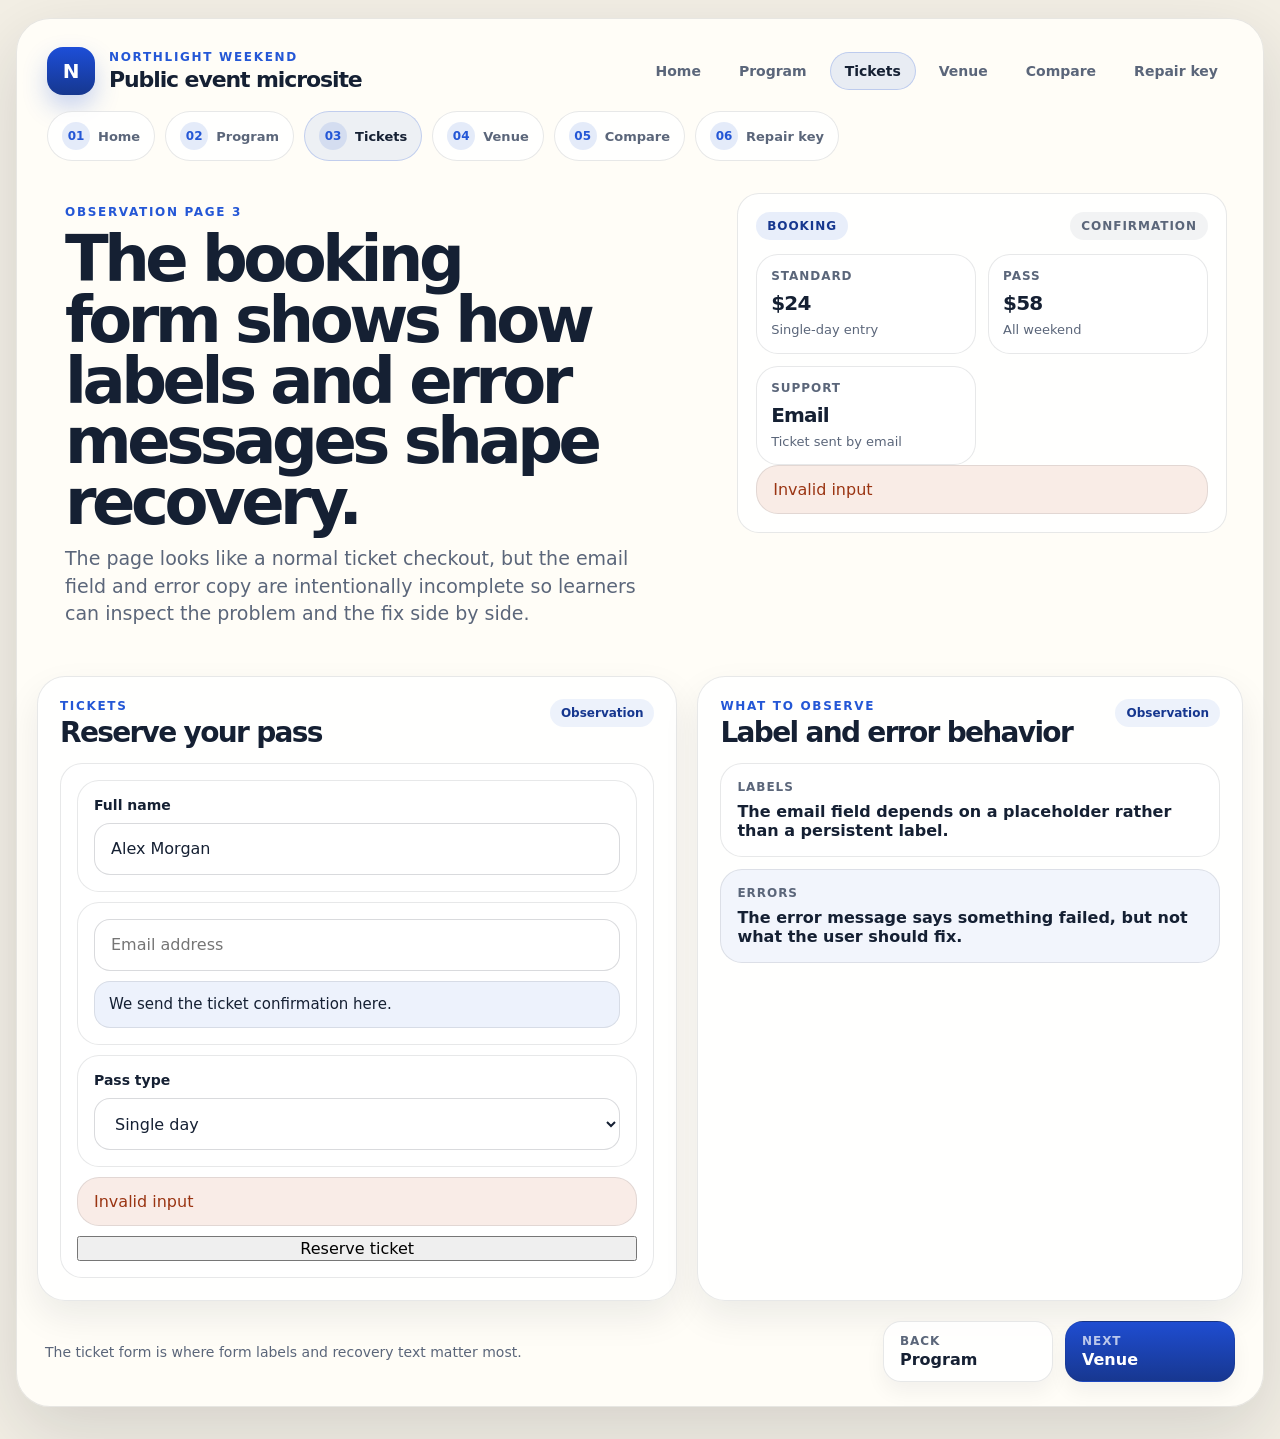
<file: day 4/resource/wcag_study_case_static_site/tickets.html>
<!doctype html>
<html lang="en">
  <head>
    <meta charset="UTF-8" />
    <meta name="viewport" content="width=device-width, initial-scale=1.0" />
    <title>Northlight Weekend - Tickets</title>
    <link rel="stylesheet" href="./styles.css" />
    <script defer src="./app.js"></script>
  </head>
  <body data-page="tickets">
    <a class="skip-link" href="#main">Skip to content</a>
    <div class="app-shell">
      <header class="site-header">
        <div class="brand-lockup">
          <span class="brand-mark" aria-hidden="true">N</span>
          <div>
            <p class="brand-kicker">Northlight Weekend</p>
            <h1 class="brand-name">Public event microsite</h1>
          </div>
        </div>
        <nav class="site-nav" aria-label="Primary">
          <a href="index.html">Home</a><a href="program.html">Program</a><a href="tickets.html" aria-current="page">Tickets</a><a href="venue.html">Venue</a><a href="compare.html">Compare</a><a href="answer-key.html">Repair key</a>
        </nav>
      </header>
      <div class="flow-strip" aria-label="Site flow">
        <span class="flow-pill"><b>01</b>Home</span><span class="flow-pill"><b>02</b>Program</span><span class="flow-pill is-active"><b>03</b>Tickets</span><span class="flow-pill"><b>04</b>Venue</span><span class="flow-pill"><b>05</b>Compare</span><span class="flow-pill"><b>06</b>Repair key</span>
      </div>
      <main id="main">
        <section class="hero">
          <div class="hero-copy">
            <p class="eyebrow">Observation page 3</p>
            <h2>The booking form shows how labels and error messages shape recovery.</h2>
            <p class="lead">The page looks like a normal ticket checkout, but the email field and error copy are intentionally incomplete so learners can inspect the problem and the fix side by side.</p>
          </div>
          <aside class="hero-aside">
            
    <div class="dashboard-shell">
      <div class="dashboard-top">
        <span class="badge">Booking</span>
        <span class="badge neutral">Confirmation</span>
      </div>
      <div class="dashboard-grid">
        <article class="stat-card">
    <span>Standard</span>
    <strong>$24</strong>
    <p>Single-day entry</p>
  </article>
        <article class="stat-card">
    <span>Pass</span>
    <strong>$58</strong>
    <p>All weekend</p>
  </article>
        <article class="stat-card">
    <span>Support</span>
    <strong>Email</strong>
    <p>Ticket sent by email</p>
  </article>
      </div>
      <div class="error-box bad">Invalid input</div>
    </div>
          </aside>
        </section>
        
    <section class="content-grid split">
      <article class="panel">
        <div class="section-head">
          <div>
            <p class="section-label">Tickets</p>
            <h3>Reserve your pass</h3>
          </div>
          <span class="section-chip">Observation</span>
        </div>
        <form class="booking-form">
          <div class="field">
            <label class="field-label" for="full-name">Full name</label>
            <input class="input" id="full-name" type="text" value="Alex Morgan" />
          </div>
          <div class="field">
            <input class="input" type="email" placeholder="Email address" />
            <p class="field-hint">We send the ticket confirmation here.</p>
          </div>
          <div class="field">
            <label class="field-label" for="pass">Pass type</label>
            <select class="input" id="pass">
              <option>Single day</option>
              <option>Weekend pass</option>
            </select>
          </div>
          <div class="error-box bad">Invalid input</div>
          <button class="primary-button" type="button">Reserve ticket</button>
        </form>
      </article>
      <aside class="panel">
        <div class="section-head">
          <div>
            <p class="section-label">What to observe</p>
            <h3>Label and error behavior</h3>
          </div>
          <span class="section-chip">Observation</span>
        </div>
        <div class="side-stack">
          <article class="mini-card">
            <span class="mini-kicker">Labels</span>
            <strong>The email field depends on a placeholder rather than a persistent label.</strong>
          </article>
          <article class="mini-card soft">
            <span class="mini-kicker">Errors</span>
            <strong>The error message says something failed, but not what the user should fix.</strong>
          </article>
        </div>
      </aside>
    </section>
  
      </main>
      <footer class="page-footer">
        <div class="footer-note">The ticket form is where form labels and recovery text matter most.</div>
        <div class="footer-nav" aria-label="Site navigation">
          <a class="nav-button ghost" href="program.html"><span>Back</span><strong>Program</strong></a>
          <a class="nav-button solid" href="venue.html"><span>Next</span><strong>Venue</strong></a>
        </div>
      </footer>
    </div>
  </body>
</html>
</file>
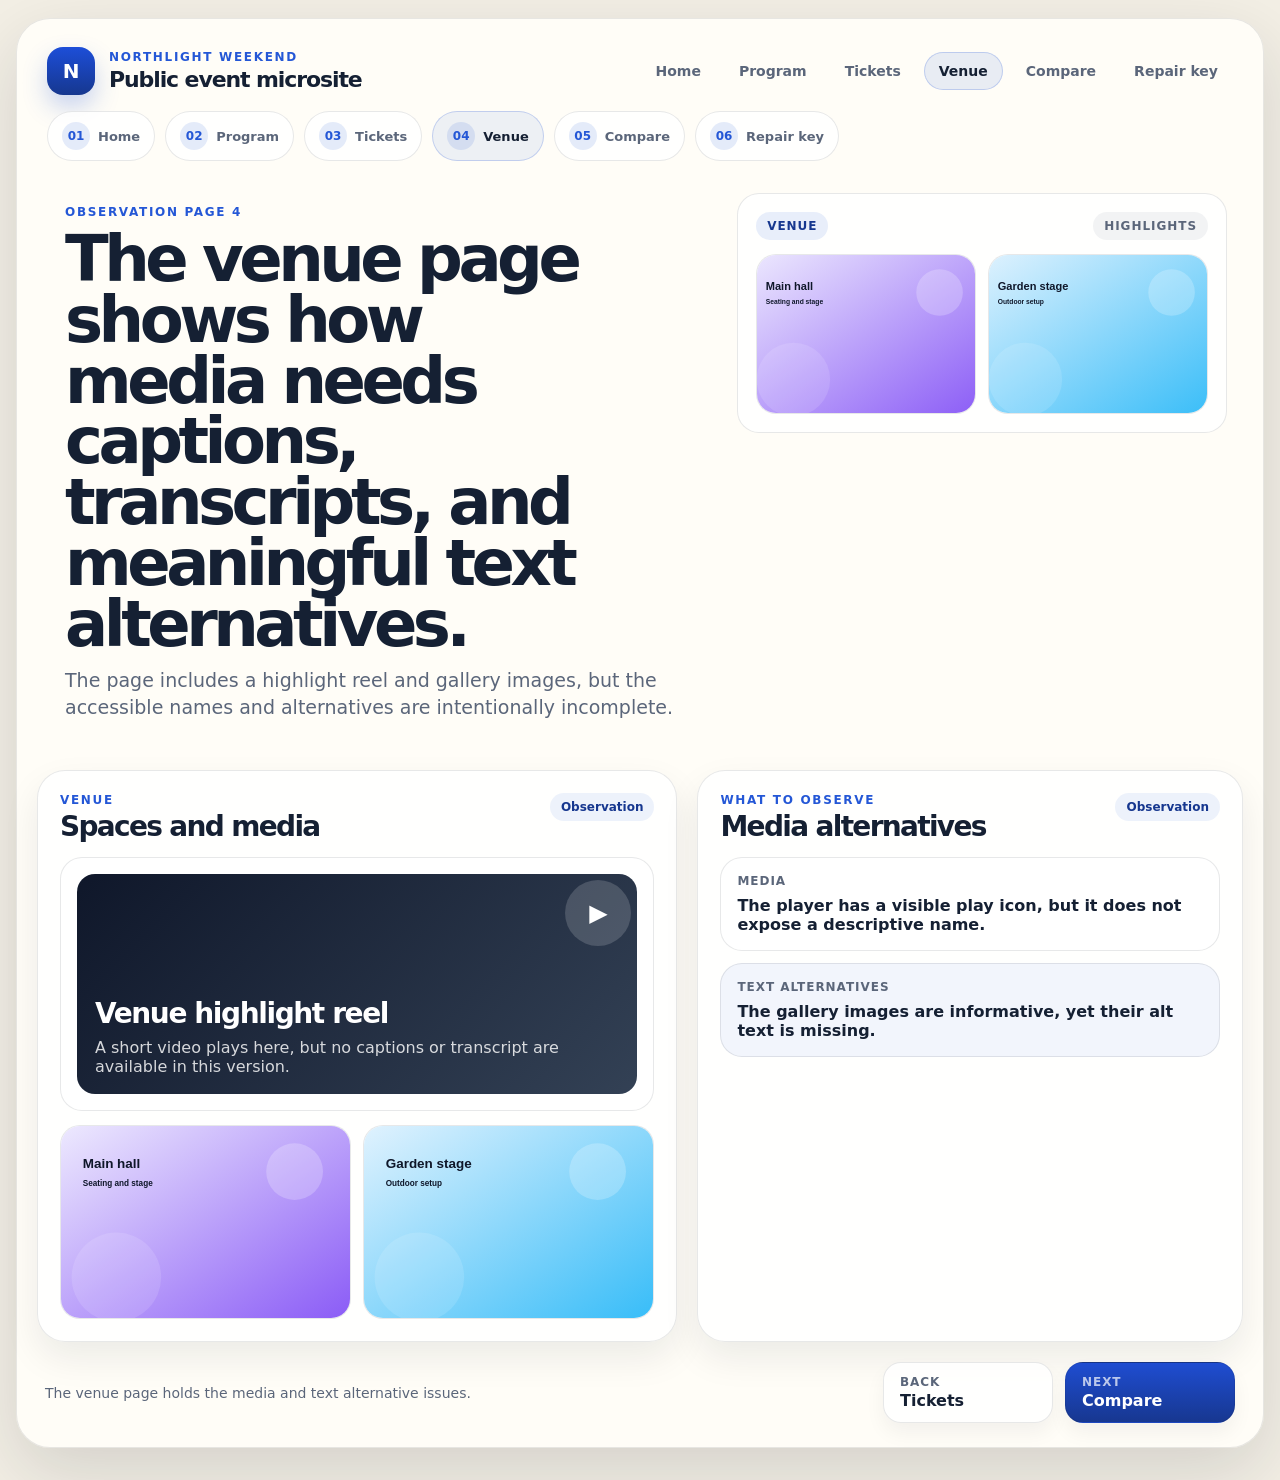
<file: day 4/resource/wcag_study_case_static_site/venue.html>
<!doctype html>
<html lang="en">
  <head>
    <meta charset="UTF-8" />
    <meta name="viewport" content="width=device-width, initial-scale=1.0" />
    <title>Northlight Weekend - Venue</title>
    <link rel="stylesheet" href="./styles.css" />
    <script defer src="./app.js"></script>
  </head>
  <body data-page="venue">
    <a class="skip-link" href="#main">Skip to content</a>
    <div class="app-shell">
      <header class="site-header">
        <div class="brand-lockup">
          <span class="brand-mark" aria-hidden="true">N</span>
          <div>
            <p class="brand-kicker">Northlight Weekend</p>
            <h1 class="brand-name">Public event microsite</h1>
          </div>
        </div>
        <nav class="site-nav" aria-label="Primary">
          <a href="index.html">Home</a><a href="program.html">Program</a><a href="tickets.html">Tickets</a><a href="venue.html" aria-current="page">Venue</a><a href="compare.html">Compare</a><a href="answer-key.html">Repair key</a>
        </nav>
      </header>
      <div class="flow-strip" aria-label="Site flow">
        <span class="flow-pill"><b>01</b>Home</span><span class="flow-pill"><b>02</b>Program</span><span class="flow-pill"><b>03</b>Tickets</span><span class="flow-pill is-active"><b>04</b>Venue</span><span class="flow-pill"><b>05</b>Compare</span><span class="flow-pill"><b>06</b>Repair key</span>
      </div>
      <main id="main">
        <section class="hero">
          <div class="hero-copy">
            <p class="eyebrow">Observation page 4</p>
            <h2>The venue page shows how media needs captions, transcripts, and meaningful text alternatives.</h2>
            <p class="lead">The page includes a highlight reel and gallery images, but the accessible names and alternatives are intentionally incomplete.</p>
          </div>
          <aside class="hero-aside">
            
    <div class="dashboard-shell">
      <div class="dashboard-top">
        <span class="badge">Venue</span>
        <span class="badge neutral">Highlights</span>
      </div>
      <div class="gallery-grid">
        <img src="data:image/svg+xml;charset=UTF-8,%0A%20%20%20%20%3Csvg%20xmlns%3D%22http%3A%2F%2Fwww.w3.org%2F2000%2Fsvg%22%20width%3D%221200%22%20height%3D%22800%22%20viewBox%3D%220%200%201200%20800%22%3E%0A%20%20%20%20%20%20%3Cdefs%3E%0A%20%20%20%20%20%20%20%20%3ClinearGradient%20id%3D%22g%22%20x1%3D%220%25%22%20y1%3D%220%25%22%20x2%3D%22100%25%22%20y2%3D%22100%25%22%3E%0A%20%20%20%20%20%20%20%20%20%20%3Cstop%20offset%3D%220%25%22%20stop-color%3D%22%23ede9fe%22%2F%3E%0A%20%20%20%20%20%20%20%20%20%20%3Cstop%20offset%3D%22100%25%22%20stop-color%3D%22%238b5cf6%22%2F%3E%0A%20%20%20%20%20%20%20%20%3C%2FlinearGradient%3E%0A%20%20%20%20%20%20%3C%2Fdefs%3E%0A%20%20%20%20%20%20%3Crect%20width%3D%221200%22%20height%3D%22800%22%20rx%3D%2248%22%20fill%3D%22url(%23g)%22%2F%3E%0A%20%20%20%20%20%20%3Ccircle%20cx%3D%22970%22%20cy%3D%22190%22%20r%3D%22118%22%20fill%3D%22rgba(255%2C255%2C255%2C0.22)%22%2F%3E%0A%20%20%20%20%20%20%3Ccircle%20cx%3D%22230%22%20cy%3D%22630%22%20r%3D%22186%22%20fill%3D%22rgba(255%2C255%2C255%2C0.12)%22%2F%3E%0A%20%20%20%20%20%20%3Ctext%20x%3D%2290%22%20y%3D%22176%22%20fill%3D%22%230f172a%22%20font-size%3D%2256%22%20font-weight%3D%22800%22%20font-family%3D%22Aptos%2C%20Segoe%20UI%2C%20sans-serif%22%3EMain%20hall%3C%2Ftext%3E%0A%20%20%20%20%20%20%3Ctext%20x%3D%2290%22%20y%3D%22248%22%20fill%3D%22%230f172a%22%20font-size%3D%2234%22%20font-weight%3D%22600%22%20font-family%3D%22Aptos%2C%20Segoe%20UI%2C%20sans-serif%22%3ESeating%20and%20stage%3C%2Ftext%3E%0A%20%20%20%20%3C%2Fsvg%3E" alt="" />
        <img src="data:image/svg+xml;charset=UTF-8,%0A%20%20%20%20%3Csvg%20xmlns%3D%22http%3A%2F%2Fwww.w3.org%2F2000%2Fsvg%22%20width%3D%221200%22%20height%3D%22800%22%20viewBox%3D%220%200%201200%20800%22%3E%0A%20%20%20%20%20%20%3Cdefs%3E%0A%20%20%20%20%20%20%20%20%3ClinearGradient%20id%3D%22g%22%20x1%3D%220%25%22%20y1%3D%220%25%22%20x2%3D%22100%25%22%20y2%3D%22100%25%22%3E%0A%20%20%20%20%20%20%20%20%20%20%3Cstop%20offset%3D%220%25%22%20stop-color%3D%22%23e0f2fe%22%2F%3E%0A%20%20%20%20%20%20%20%20%20%20%3Cstop%20offset%3D%22100%25%22%20stop-color%3D%22%2338bdf8%22%2F%3E%0A%20%20%20%20%20%20%20%20%3C%2FlinearGradient%3E%0A%20%20%20%20%20%20%3C%2Fdefs%3E%0A%20%20%20%20%20%20%3Crect%20width%3D%221200%22%20height%3D%22800%22%20rx%3D%2248%22%20fill%3D%22url(%23g)%22%2F%3E%0A%20%20%20%20%20%20%3Ccircle%20cx%3D%22970%22%20cy%3D%22190%22%20r%3D%22118%22%20fill%3D%22rgba(255%2C255%2C255%2C0.22)%22%2F%3E%0A%20%20%20%20%20%20%3Ccircle%20cx%3D%22230%22%20cy%3D%22630%22%20r%3D%22186%22%20fill%3D%22rgba(255%2C255%2C255%2C0.12)%22%2F%3E%0A%20%20%20%20%20%20%3Ctext%20x%3D%2290%22%20y%3D%22176%22%20fill%3D%22%230f172a%22%20font-size%3D%2256%22%20font-weight%3D%22800%22%20font-family%3D%22Aptos%2C%20Segoe%20UI%2C%20sans-serif%22%3EGarden%20stage%3C%2Ftext%3E%0A%20%20%20%20%20%20%3Ctext%20x%3D%2290%22%20y%3D%22248%22%20fill%3D%22%230f172a%22%20font-size%3D%2234%22%20font-weight%3D%22600%22%20font-family%3D%22Aptos%2C%20Segoe%20UI%2C%20sans-serif%22%3EOutdoor%20setup%3C%2Ftext%3E%0A%20%20%20%20%3C%2Fsvg%3E" alt="" />
      </div>
    </div>
          </aside>
        </section>
        
    <section class="content-grid split">
      <article class="panel">
        <div class="section-head">
          <div>
            <p class="section-label">Venue</p>
            <h3>Spaces and media</h3>
          </div>
          <span class="section-chip">Observation</span>
        </div>
        <div class="media-card">
          <button class="play-button" type="button" aria-hidden="true">▶</button>
          <div class="media-frame">
            <strong>Venue highlight reel</strong>
            <p>A short video plays here, but no captions or transcript are available in this version.</p>
          </div>
        </div>
        <div class="gallery-grid">
          <img src="data:image/svg+xml;charset=UTF-8,%0A%20%20%20%20%3Csvg%20xmlns%3D%22http%3A%2F%2Fwww.w3.org%2F2000%2Fsvg%22%20width%3D%221200%22%20height%3D%22800%22%20viewBox%3D%220%200%201200%20800%22%3E%0A%20%20%20%20%20%20%3Cdefs%3E%0A%20%20%20%20%20%20%20%20%3ClinearGradient%20id%3D%22g%22%20x1%3D%220%25%22%20y1%3D%220%25%22%20x2%3D%22100%25%22%20y2%3D%22100%25%22%3E%0A%20%20%20%20%20%20%20%20%20%20%3Cstop%20offset%3D%220%25%22%20stop-color%3D%22%23ede9fe%22%2F%3E%0A%20%20%20%20%20%20%20%20%20%20%3Cstop%20offset%3D%22100%25%22%20stop-color%3D%22%238b5cf6%22%2F%3E%0A%20%20%20%20%20%20%20%20%3C%2FlinearGradient%3E%0A%20%20%20%20%20%20%3C%2Fdefs%3E%0A%20%20%20%20%20%20%3Crect%20width%3D%221200%22%20height%3D%22800%22%20rx%3D%2248%22%20fill%3D%22url(%23g)%22%2F%3E%0A%20%20%20%20%20%20%3Ccircle%20cx%3D%22970%22%20cy%3D%22190%22%20r%3D%22118%22%20fill%3D%22rgba(255%2C255%2C255%2C0.22)%22%2F%3E%0A%20%20%20%20%20%20%3Ccircle%20cx%3D%22230%22%20cy%3D%22630%22%20r%3D%22186%22%20fill%3D%22rgba(255%2C255%2C255%2C0.12)%22%2F%3E%0A%20%20%20%20%20%20%3Ctext%20x%3D%2290%22%20y%3D%22176%22%20fill%3D%22%230f172a%22%20font-size%3D%2256%22%20font-weight%3D%22800%22%20font-family%3D%22Aptos%2C%20Segoe%20UI%2C%20sans-serif%22%3EMain%20hall%3C%2Ftext%3E%0A%20%20%20%20%20%20%3Ctext%20x%3D%2290%22%20y%3D%22248%22%20fill%3D%22%230f172a%22%20font-size%3D%2234%22%20font-weight%3D%22600%22%20font-family%3D%22Aptos%2C%20Segoe%20UI%2C%20sans-serif%22%3ESeating%20and%20stage%3C%2Ftext%3E%0A%20%20%20%20%3C%2Fsvg%3E" alt="" />
          <img src="data:image/svg+xml;charset=UTF-8,%0A%20%20%20%20%3Csvg%20xmlns%3D%22http%3A%2F%2Fwww.w3.org%2F2000%2Fsvg%22%20width%3D%221200%22%20height%3D%22800%22%20viewBox%3D%220%200%201200%20800%22%3E%0A%20%20%20%20%20%20%3Cdefs%3E%0A%20%20%20%20%20%20%20%20%3ClinearGradient%20id%3D%22g%22%20x1%3D%220%25%22%20y1%3D%220%25%22%20x2%3D%22100%25%22%20y2%3D%22100%25%22%3E%0A%20%20%20%20%20%20%20%20%20%20%3Cstop%20offset%3D%220%25%22%20stop-color%3D%22%23e0f2fe%22%2F%3E%0A%20%20%20%20%20%20%20%20%20%20%3Cstop%20offset%3D%22100%25%22%20stop-color%3D%22%2338bdf8%22%2F%3E%0A%20%20%20%20%20%20%20%20%3C%2FlinearGradient%3E%0A%20%20%20%20%20%20%3C%2Fdefs%3E%0A%20%20%20%20%20%20%3Crect%20width%3D%221200%22%20height%3D%22800%22%20rx%3D%2248%22%20fill%3D%22url(%23g)%22%2F%3E%0A%20%20%20%20%20%20%3Ccircle%20cx%3D%22970%22%20cy%3D%22190%22%20r%3D%22118%22%20fill%3D%22rgba(255%2C255%2C255%2C0.22)%22%2F%3E%0A%20%20%20%20%20%20%3Ccircle%20cx%3D%22230%22%20cy%3D%22630%22%20r%3D%22186%22%20fill%3D%22rgba(255%2C255%2C255%2C0.12)%22%2F%3E%0A%20%20%20%20%20%20%3Ctext%20x%3D%2290%22%20y%3D%22176%22%20fill%3D%22%230f172a%22%20font-size%3D%2256%22%20font-weight%3D%22800%22%20font-family%3D%22Aptos%2C%20Segoe%20UI%2C%20sans-serif%22%3EGarden%20stage%3C%2Ftext%3E%0A%20%20%20%20%20%20%3Ctext%20x%3D%2290%22%20y%3D%22248%22%20fill%3D%22%230f172a%22%20font-size%3D%2234%22%20font-weight%3D%22600%22%20font-family%3D%22Aptos%2C%20Segoe%20UI%2C%20sans-serif%22%3EOutdoor%20setup%3C%2Ftext%3E%0A%20%20%20%20%3C%2Fsvg%3E" alt="" />
        </div>
      </article>
      <aside class="panel">
        <div class="section-head">
          <div>
            <p class="section-label">What to observe</p>
            <h3>Media alternatives</h3>
          </div>
          <span class="section-chip">Observation</span>
        </div>
        <div class="side-stack">
          <article class="mini-card">
            <span class="mini-kicker">Media</span>
            <strong>The player has a visible play icon, but it does not expose a descriptive name.</strong>
          </article>
          <article class="mini-card soft">
            <span class="mini-kicker">Text alternatives</span>
            <strong>The gallery images are informative, yet their alt text is missing.</strong>
          </article>
        </div>
      </aside>
    </section>
  
      </main>
      <footer class="page-footer">
        <div class="footer-note">The venue page holds the media and text alternative issues.</div>
        <div class="footer-nav" aria-label="Site navigation">
          <a class="nav-button ghost" href="tickets.html"><span>Back</span><strong>Tickets</strong></a>
          <a class="nav-button solid" href="compare.html"><span>Next</span><strong>Compare</strong></a>
        </div>
      </footer>
    </div>
  </body>
</html>
</file>
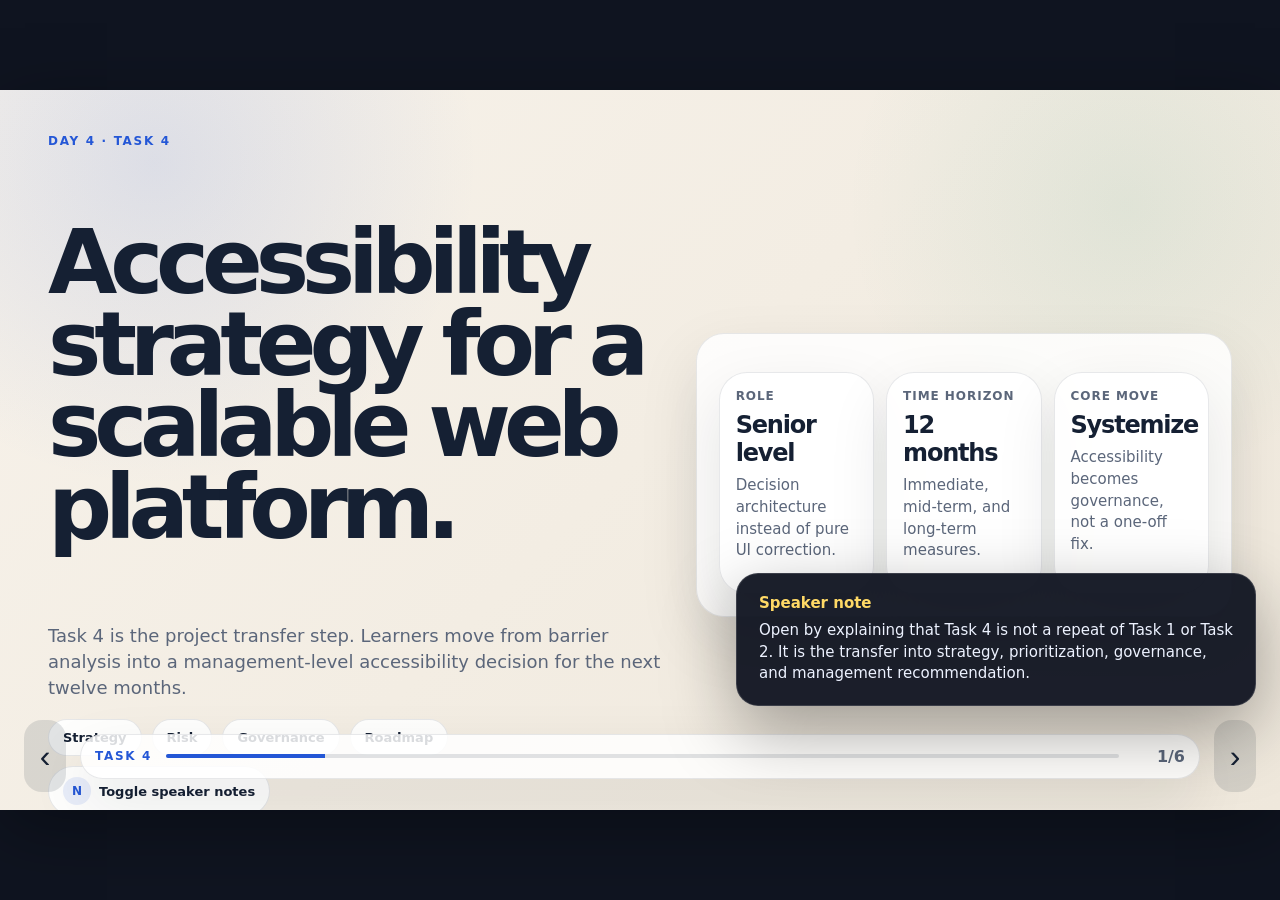
<file: day4/assets/docs/wcag_task4_project_transfer_presentation.html>
<!doctype html>
<html lang="en">
<head>
<meta charset="utf-8" />
<meta name="viewport" content="width=device-width, initial-scale=1" />
<title>Day 4 Task 4 - Project Transfer</title>
<style>
:root {
  --bg: #f3eee4;
  --paper: rgba(255,255,255,.84);
  --ink: #152033;
  --muted: #5b667a;
  --line: rgba(21,32,51,.10);
  --accent: #2457d6;
  --accent-soft: rgba(36,87,214,.10);
  --gold: #f1c14f;
  --warn: #c44818;
  --good: #0b815d;
  --shadow: 0 24px 60px rgba(18,26,40,.10);
  --display: "Aptos Display", "Aptos", "Segoe UI", system-ui, sans-serif;
  --body: "Aptos", "Segoe UI", system-ui, sans-serif;
}
* { box-sizing: border-box; }
html, body { margin: 0; width: 100%; height: 100%; overflow: hidden; background: #0f1420; color: var(--ink); font-family: var(--body); }
body { display: grid; place-items: center; }
a { color: inherit; text-decoration: none; }
#deck {
  position: relative;
  width: min(100vw, calc(100vh * 16 / 9));
  height: min(100vh, calc(100vw * 9 / 16));
  overflow: hidden;
  background:
    radial-gradient(circle at 12% 10%, rgba(36,87,214,.12), transparent 25%),
    radial-gradient(circle at 88% 16%, rgba(11,129,93,.08), transparent 22%),
    linear-gradient(135deg, #f7f2ea, #efe8dc);
  box-shadow: 0 18px 70px rgba(0,0,0,.35);
}
.slide {
  position: absolute;
  inset: 0;
  display: none;
  padding: 44px 48px 88px;
}
.slide.active { display: block; animation: fadeIn .3s ease both; }
@keyframes fadeIn { from { opacity: 0; transform: translateY(10px); } to { opacity: 1; transform: none; } }
.shell { height: 100%; display: grid; gap: 18px; align-content: start; }
.cover, .split, .grid-2, .grid-3 { display: grid; gap: 18px; }
.cover { grid-template-columns: minmax(0, 1.08fr) minmax(320px, .92fr); align-items: center; }
.split { grid-template-columns: minmax(0, 1fr) minmax(320px, .9fr); }
.grid-2 { grid-template-columns: repeat(2, minmax(0, 1fr)); }
.grid-3 { grid-template-columns: repeat(3, minmax(0, 1fr)); }
.eyebrow { color: var(--accent); font-size: 12px; font-weight: 900; letter-spacing: .14em; text-transform: uppercase; }
.display { font-family: var(--display); font-size: clamp(56px, 7vw, 94px); line-height: .91; letter-spacing: -.08em; max-width: 10ch; }
.title { font-family: var(--display); font-size: clamp(34px, 4.7vw, 62px); line-height: .95; letter-spacing: -.07em; max-width: 14ch; }
.lead { margin-top: 14px; max-width: 66ch; color: var(--muted); font-size: 18px; line-height: 1.45; }
.panel, .hero-card, .card, .metric, .roadmap-card, .decision-card, .notes-card, .work-card {
  border: 1px solid var(--line);
  border-radius: 28px;
  background: var(--paper);
  box-shadow: var(--shadow);
}
.panel, .hero-card { padding: 22px; }
.card, .metric, .roadmap-card, .decision-card, .notes-card, .work-card { padding: 16px; }
.chips { display: flex; flex-wrap: wrap; gap: 10px; margin-top: 18px; }
.chip {
  display: inline-flex;
  align-items: center;
  gap: 8px;
  padding: 10px 14px;
  border-radius: 999px;
  background: rgba(255,255,255,.90);
  border: 1px solid var(--line);
  font-size: 13px;
  font-weight: 800;
}
.chip b {
  display: grid;
  place-items: center;
  width: 28px;
  height: 28px;
  border-radius: 999px;
  background: var(--accent-soft);
  color: var(--accent);
  font-size: 12px;
}
.metric-grid { display: grid; grid-template-columns: repeat(3, minmax(0, 1fr)); gap: 12px; margin-top: 16px; }
.metric span { display: block; color: var(--muted); font-size: 12px; font-weight: 800; letter-spacing: .08em; text-transform: uppercase; }
.metric strong { display: block; margin-top: 8px; font-size: 24px; letter-spacing: -.05em; }
.metric p, .card p, .roadmap-card p, .decision-card p, .notes-card p, .work-card p { margin-top: 8px; color: var(--muted); font-size: 15px; line-height: 1.45; }
.card strong, .roadmap-card strong, .decision-card strong, .notes-card strong, .work-card strong { display: block; font-size: 18px; letter-spacing: -.03em; }
.role-list, .point-list { margin: 12px 0 0; padding-left: 18px; color: var(--muted); font-size: 15px; line-height: 1.45; }
.role-list li, .point-list li { margin-top: 8px; }
.badge {
  display: inline-flex;
  width: fit-content;
  padding: 7px 11px;
  border-radius: 999px;
  background: var(--accent-soft);
  color: var(--accent);
  font-size: 12px;
  font-weight: 900;
  letter-spacing: .08em;
  text-transform: uppercase;
}
.badge.warn { background: rgba(196,72,24,.10); color: var(--warn); }
.badge.good { background: rgba(11,129,93,.10); color: var(--good); }
.timeline {
  margin-top: 14px;
  display: grid;
  gap: 12px;
}
.timeline .roadmap-card { position: relative; padding-left: 54px; }
.timeline .roadmap-card::before {
  content: "";
  position: absolute;
  left: 22px;
  top: 24px;
  width: 12px;
  height: 12px;
  border-radius: 999px;
  background: var(--accent);
  box-shadow: 0 0 0 8px rgba(36,87,214,.10);
}
.timeline .roadmap-card::after {
  content: "";
  position: absolute;
  left: 27px;
  top: 42px;
  width: 2px;
  height: calc(100% + 8px);
  background: rgba(36,87,214,.18);
}
.timeline .roadmap-card:last-child::after { display: none; }
.pill-row { display: flex; flex-wrap: wrap; gap: 10px; margin-top: 16px; }
.pill {
  padding: 9px 12px;
  border-radius: 999px;
  border: 1px solid var(--line);
  background: #fff;
  font-size: 13px;
  font-weight: 800;
}
.assignment-box {
  margin-top: 14px;
  padding: 18px 20px;
  border-radius: 24px;
  background: #101827;
  color: #eef2ff;
  font-size: 16px;
  line-height: 1.45;
  white-space: pre-wrap;
  box-shadow: 0 18px 40px rgba(16,24,39,.22);
}
.assignment-box strong { color: white; }
.notes { display: none; }
#notesPanel {
  position: absolute;
  right: 24px;
  bottom: 104px;
  width: min(520px, calc(100% - 48px));
  padding: 20px 22px;
  border-radius: 22px;
  background: rgba(15,20,32,.95);
  color: white;
  border: 1px solid rgba(255,255,255,.14);
  box-shadow: 0 24px 70px rgba(0,0,0,.35);
  opacity: 0;
  transform: translateY(10px);
  pointer-events: none;
  transition: .22s ease;
  z-index: 10;
}
#notesPanel.open { opacity: 1; transform: none; pointer-events: auto; }
#notesPanel h4 { margin: 0 0 8px; color: #ffd966; font-size: 15px; }
#notesPanel p { margin: 0; color: #edf2ff; font-size: 15px; line-height: 1.45; }
.nav-bar {
  position: absolute;
  inset: auto 24px 18px 24px;
  display: flex;
  align-items: center;
  gap: 14px;
  z-index: 9;
}
.nav {
  width: 42px;
  height: 72px;
  border: 0;
  border-radius: 18px;
  background: rgba(21,32,51,.12);
  color: var(--ink);
  font-size: 32px;
  cursor: pointer;
}
.hud {
  flex: 1;
  display: flex;
  align-items: center;
  gap: 14px;
  padding: 12px 14px;
  border-radius: 999px;
  border: 1px solid var(--line);
  background: rgba(255,255,255,.84);
  box-shadow: var(--shadow);
}
.bar { flex: 1; height: 4px; border-radius: 999px; overflow: hidden; background: rgba(21,32,51,.12); }
.bar span { display: block; width: 0; height: 100%; background: var(--accent); transition: width .24s ease; }
.count { min-width: 52px; text-align: right; font-weight: 900; color: var(--muted); }
@media (max-width: 1100px) {
  .cover, .split, .grid-2, .grid-3, .metric-grid { grid-template-columns: 1fr; }
}
@media (max-width: 780px) {
  .slide { padding: 24px 18px 84px; }
  #notesPanel { right: 16px; bottom: 96px; width: calc(100% - 32px); }
  .nav-bar { inset: auto 16px 14px 16px; }
}
</style>
</head>
<body>
<div id="deck">
  <section class="slide active">
    <div class="shell">
      <div class="cover">
        <div>
          <div class="eyebrow">Day 4 · Task 4</div>
          <h1 class="display">Accessibility strategy for a scalable web platform.</h1>
          <p class="lead">Task 4 is the project transfer step. Learners move from barrier analysis into a management-level accessibility decision for the next twelve months.</p>
          <div class="chips">
            <span class="chip">Strategy</span>
            <span class="chip">Risk</span>
            <span class="chip">Governance</span>
            <span class="chip">Roadmap</span>
            <span class="chip"><b>N</b> Toggle speaker notes</span>
          </div>
        </div>
        <aside class="hero-card">
          <div class="metric-grid">
            <article class="metric">
              <span>Role</span>
              <strong>Senior level</strong>
              <p>Decision architecture instead of pure UI correction.</p>
            </article>
            <article class="metric">
              <span>Time horizon</span>
              <strong>12 months</strong>
              <p>Immediate, mid-term, and long-term measures.</p>
            </article>
            <article class="metric">
              <span>Core move</span>
              <strong>Systemize</strong>
              <p>Accessibility becomes governance, not a one-off fix.</p>
            </article>
          </div>
        </aside>
      </div>
      <div class="notes">Open by explaining that Task 4 is not a repeat of Task 1 or Task 2. It is the transfer into strategy, prioritization, governance, and management recommendation.</div>
    </div>
  </section>

  <section class="slide">
    <div class="shell">
      <div class="split">
        <section class="panel">
          <div class="eyebrow">Why this fits Day 4</div>
          <h2 class="title">Task 1 found barriers. Task 2 set priorities. Task 4 makes the platform decision.</h2>
          <p class="lead">This keeps the learning flow coherent. The same accessibility issues now become a strategic implementation problem across multiple systems.</p>
          <div class="grid-3" style="margin-top:18px;">
            <article class="card">
              <span class="badge">Task 1</span>
              <strong>Barrier finding</strong>
              <p>What is broken and who is affected?</p>
            </article>
            <article class="card">
              <span class="badge">Task 2</span>
              <strong>Prioritization</strong>
              <p>What should be fixed first and why?</p>
            </article>
            <article class="card">
              <span class="badge">Task 4</span>
              <strong>Transfer</strong>
              <p>How should a company act across teams, systems, and time?</p>
            </article>
          </div>
        </section>
        <aside class="panel">
          <div class="eyebrow">Context</div>
          <ul class="role-list">
            <li>Several digital products already exist.</li>
            <li>Different teams created inconsistent components.</li>
            <li>Complaints and legal pressure are increasing.</li>
            <li>The budget is limited and a full rebuild is impossible.</li>
          </ul>
        </aside>
      </div>
      <div class="notes">Make the transition explicit. Task 4 is where accessibility becomes a cross-system quality and governance decision.</div>
    </div>
  </section>

  <section class="slide">
    <div class="shell">
      <section class="panel">
        <div class="eyebrow">Strategic lens</div>
        <h2 class="title">The best starting point is risk-based and component-based.</h2>
        <p class="lead">Do not start everywhere at once. Start where user impact, business criticality, and legal exposure are highest.</p>
        <div class="grid-2" style="margin-top:18px;">
          <article class="decision-card">
            <span class="badge warn">Fix first</span>
            <strong>Critical journeys</strong>
            <p>Application forms, login, registration, service requests, uploads, and customer-portal navigation.</p>
          </article>
          <article class="decision-card">
            <span class="badge good">Stabilize next</span>
            <strong>Shared components</strong>
            <p>Buttons, form fields, error messages, dialogs, navigation, tables, and upload elements.</p>
          </article>
        </div>
        <div class="pill-row">
          <span class="pill">High user relevance</span>
          <span class="pill">Visible drop-off risk</span>
          <span class="pill">Potential legal importance</span>
          <span class="pill">Reusable fixes</span>
        </div>
      </section>
      <div class="notes">Push learners toward the idea that not all accessibility work has equal urgency. The risk-based and component-based combination is the central strategic move.</div>
    </div>
  </section>

  <section class="slide">
    <div class="shell">
      <div class="split">
        <section class="panel">
          <div class="eyebrow">Governance</div>
          <h2 class="title">Accessibility only scales when responsibilities are clear.</h2>
          <div class="grid-2" style="margin-top:18px;">
            <article class="work-card">
              <span class="badge">Product</span>
              <strong>Prioritizes journeys</strong>
              <p>Chooses the most critical user flows and business impact areas.</p>
            </article>
            <article class="work-card">
              <span class="badge">Design</span>
              <strong>Defines patterns</strong>
              <p>Keeps visual consistency and accessible interaction logic aligned.</p>
            </article>
            <article class="work-card">
              <span class="badge">Frontend</span>
              <strong>Builds components</strong>
              <p>Creates and maintains reusable accessible UI components.</p>
            </article>
            <article class="work-card">
              <span class="badge">QA + Legal</span>
              <strong>Checks and accepts</strong>
              <p>Validates labels, keyboard access, contrast, structure, error handling, and risk areas.</p>
            </article>
          </div>
        </section>
        <aside class="panel">
          <div class="eyebrow">Acceptance criteria</div>
          <ul class="role-list">
            <li>Keyboard access is testable and visible.</li>
            <li>Labels and errors are clear in forms.</li>
            <li>Shared components have approved patterns.</li>
            <li>Accessibility review becomes part of delivery, not a late add-on.</li>
          </ul>
        </aside>
      </div>
      <div class="notes">The framework of responsibility matters here. Learners should see that accessible development needs ownership, review, and acceptance criteria.</div>
    </div>
  </section>

  <section class="slide">
    <div class="shell">
      <section class="panel">
        <div class="eyebrow">Roadmap</div>
        <h2 class="title">A realistic twelve-month roadmap is more valuable than a perfect but impossible plan.</h2>
        <div class="timeline">
          <article class="roadmap-card">
            <span class="badge">0 to 3 months</span>
            <strong>Audit and urgent fixes</strong>
            <p>Audit critical journeys and repair the strongest barriers in forms, login, navigation, and error handling.</p>
          </article>
          <article class="roadmap-card">
            <span class="badge">4 to 8 months</span>
            <strong>Component system and review flow</strong>
            <p>Build a reusable accessible component library and introduce a lightweight review workflow.</p>
          </article>
          <article class="roadmap-card">
            <span class="badge">9 to 12 months</span>
            <strong>Scale and institutionalize</strong>
            <p>Expand across systems, add regular checks, and review remaining risks and next priorities.</p>
          </article>
        </div>
      </section>
      <div class="notes">Reinforce realism. A good plan sequences change instead of pretending all systems can be repaired at once.</div>
    </div>
  </section>

  <section class="slide">
    <div class="shell">
      <div class="split">
        <section class="panel">
          <div class="eyebrow">Assignment</div>
          <h2 class="title">Develop the decision architecture for the next twelve months.</h2>
          <div class="assignment-box"><strong>Work points</strong>
1. Define the strategic target picture for accessible web components.
2. Prioritize affected systems and user journeys.
3. Evaluate the most critical components.
4. Create a risk analysis with at least five risks.
5. Decide what should happen immediately, mid-term, and long-term.
6. Propose governance, review methods, responsibilities, and acceptance criteria.
7. Make one deliberate decision despite incomplete information.
8. Present a management recommendation and a twelve-month roadmap.</div>
        </section>
        <aside class="panel">
          <div class="eyebrow">Core decision</div>
          <article class="notes-card">
            <span class="badge warn">Most important sentence</span>
            <strong>Do not treat accessibility as a one-time correction project.</strong>
            <p>Treat it as a permanent quality and governance system that reduces risk, improves access, and increases long-term maintainability.</p>
          </article>
        </aside>
      </div>
      <div class="notes">Close the deck by repeating the central management decision. That is the real transfer outcome of Day 4.</div>
    </div>
  </section>

  <div id="notesPanel" aria-live="polite"></div>
  <div class="nav-bar">
    <button class="nav" id="prev" type="button" aria-label="Previous slide">‹</button>
    <div class="hud"><span class="eyebrow">Task 4</span><div class="bar"><span></span></div><div class="count" id="counter">1/6</div></div>
    <button class="nav" id="next" type="button" aria-label="Next slide">›</button>
  </div>
</div>
<script>
const slides = Array.from(document.querySelectorAll(".slide"));
const notesPanel = document.getElementById("notesPanel");
const prev = document.getElementById("prev");
const next = document.getElementById("next");
const counter = document.getElementById("counter");
const bar = document.querySelector(".bar span");
let index = 0;
let notesVisible = true;
function show(nextIndex) {
  index = Math.max(0, Math.min(slides.length - 1, nextIndex));
  slides.forEach((slide, slideIndex) => slide.classList.toggle("active", slideIndex === index));
  const notes = slides[index].querySelector(".notes");
  notesPanel.innerHTML = notes ? `<h4>Speaker note</h4><p>${notes.textContent}</p>` : "";
  notesPanel.classList.toggle("open", Boolean(notes) && notesVisible);
  counter.textContent = `${index + 1}/${slides.length}`;
  bar.style.width = `${((index + 1) / slides.length) * 100}%`;
}
prev.addEventListener("click", () => show(index - 1));
next.addEventListener("click", () => show(index + 1));
document.addEventListener("keydown", (event) => {
  if (event.key === "ArrowLeft") show(index - 1);
  if (event.key === "ArrowRight" || event.key === " ") {
    event.preventDefault();
    show(index + 1);
  }
  if (event.key === "n" || event.key === "N") {
    notesVisible = !notesVisible;
    const notes = slides[index].querySelector(".notes");
    notesPanel.classList.toggle("open", Boolean(notes) && notesVisible);
  }
  if (event.key === "Escape") notesPanel.classList.remove("open");
});
show(0);
</script>
</body>
</html>
</file>
<file: day 4/resource/wcag_study_case_static_site/styles.css>
:root {
  color-scheme: light;
  --bg: #f3efe5;
  --ink: #152033;
  --muted: #5b667a;
  --line: rgba(20, 29, 46, 0.10);
  --accent: #2457d6;
  --accent-soft: rgba(36, 87, 214, 0.12);
  --green: #0b815d;
  --green-soft: rgba(11, 129, 93, 0.10);
  --shadow: 0 24px 70px rgba(19, 26, 40, 0.14);
  --shadow-soft: 0 16px 36px rgba(19, 26, 40, 0.08);
  --display: "Aptos Display", "Aptos", "Segoe UI", system-ui, sans-serif;
  --body: "Aptos", "Segoe UI", system-ui, sans-serif;
}
* { box-sizing: border-box; }
html, body { margin: 0; min-height: 100%; background: var(--bg); color: var(--ink); font-family: var(--body); }
a { color: inherit; text-decoration: none; }
h1, h2, h3, p { margin: 0; }
button, input, select { font: inherit; }
img { display: block; max-width: 100%; }
.skip-link { position: absolute; left: 16px; top: 12px; z-index: 30; padding: 10px 14px; border-radius: 999px; background: var(--accent); color: white; transform: translateY(-160%); transition: transform .18s ease; }
.skip-link:focus { transform: translateY(0); }
.app-shell { width: min(1280px, calc(100vw - 32px)); margin: 18px auto 32px; padding: 20px; border-radius: 34px; border: 1px solid var(--line); background: rgba(255,253,248,.96); box-shadow: var(--shadow); }
.site-header { display: flex; align-items: center; justify-content: space-between; gap: 18px; padding: 8px 10px 16px; }
.site-header.compact { padding-bottom: 8px; }
.brand-lockup { display: flex; align-items: center; gap: 14px; }
.brand-mark { display: grid; place-items: center; width: 48px; height: 48px; border-radius: 16px; background: linear-gradient(180deg, #1d4ed8 0%, #16378f 100%); color: white; font-weight: 900; font-size: 20px; box-shadow: 0 12px 24px rgba(36,87,214,.25); }
.brand-kicker { margin: 0 0 4px; color: var(--accent); font-size: 12px; font-weight: 900; letter-spacing: .14em; text-transform: uppercase; }
.brand-name { margin: 0; font-family: var(--display); font-size: 22px; line-height: 1.05; letter-spacing: -.05em; }
.site-nav { display: flex; flex-wrap: wrap; justify-content: flex-end; gap: 8px; }
.site-nav a { padding: 10px 14px; border-radius: 999px; border: 1px solid transparent; color: var(--muted); font-size: 14px; font-weight: 700; }
.site-nav a[aria-current="page"] { color: var(--ink); background: rgba(36,87,214,.10); border-color: rgba(36,87,214,.22); }
.flow-strip { display: flex; flex-wrap: wrap; gap: 10px; padding: 0 10px 16px; }
.flow-pill { display: inline-flex; align-items: center; gap: 8px; padding: 10px 14px; border-radius: 999px; border: 1px solid var(--line); background: rgba(255,255,255,.82); color: var(--muted); font-size: 13px; font-weight: 800; }
.flow-pill b { display: grid; place-items: center; width: 28px; height: 28px; border-radius: 999px; background: var(--accent-soft); color: var(--accent); font-size: 12px; font-weight: 900; }
.flow-pill.is-active { color: var(--ink); border-color: rgba(36,87,214,.22); background: rgba(36,87,214,.08); }
.hero { display: grid; grid-template-columns: minmax(0, 1.12fr) minmax(320px, .88fr); gap: 20px; align-items: stretch; }
.hero.compact { grid-template-columns: 1fr; }
.hero-copy { padding: 28px; }
.hero-copy h2 { margin: 10px 0 12px; font-family: var(--display); font-size: clamp(42px, 5vw, 70px); line-height: .95; letter-spacing: -.07em; max-width: 12ch; }
.lead { margin: 0; max-width: 66ch; color: var(--muted); font-size: 19px; line-height: 1.45; }
.hero-aside { padding: 16px; }
.content-grid.split { display: grid; grid-template-columns: minmax(0, 1.08fr) minmax(320px, .92fr); gap: 20px; margin-top: 20px; }
.panel { padding: 22px; border-radius: 28px; border: 1px solid var(--line); background: rgba(255,255,255,.84); box-shadow: var(--shadow-soft); }
.section-head { display: flex; align-items: start; justify-content: space-between; gap: 12px; margin-bottom: 16px; }
.section-head h3 { margin-top: 6px; font-family: var(--display); font-size: 28px; line-height: 1; letter-spacing: -.06em; }
.section-label { color: var(--accent); font-size: 12px; font-weight: 900; letter-spacing: .14em; text-transform: uppercase; }
.section-chip { display: inline-flex; align-items: center; padding: 7px 11px; border-radius: 999px; background: rgba(36,87,214,.08); color: #16378f; font-size: 12px; font-weight: 900; }
.dashboard-shell, .preview-card, .mini-card, .module-card, .promo-card, .stat-card, .status-pill, .error-box, .media-card, .session-card, .field, .filter-chip, .booking-form, .compare-ui, .compare-mini-grid, .program-note, .field-hint, .media-note, .note-card, .metric, .page-card, .compare-card, .table-wrap {
  border: 1px solid var(--line); border-radius: 22px; background: rgba(255,255,255,.84);
}
.dashboard-shell { padding: 18px; }
.dashboard-top { display: flex; justify-content: space-between; align-items: center; gap: 12px; }
.badge { display: inline-flex; align-items: center; padding: 7px 11px; border-radius: 999px; background: rgba(36,87,214,.10); color: #16378f; font-size: 12px; font-weight: 900; letter-spacing: .08em; text-transform: uppercase; }
.badge.neutral { background: rgba(91,102,122,.08); color: var(--muted); }
.dashboard-grid, .module-grid { display: grid; grid-template-columns: repeat(2, minmax(0, 1fr)); gap: 12px; margin-top: 14px; }
.stat-card { padding: 14px; }
.stat-card span { display: block; color: var(--muted); font-size: 12px; font-weight: 800; letter-spacing: .08em; text-transform: uppercase; }
.stat-card strong { display: block; margin-top: 8px; font-size: 20px; letter-spacing: -.04em; }
.stat-card p { margin-top: 6px; color: var(--muted); font-size: 13px; line-height: 1.35; }
.preview-card, .module-card, .promo-card { display: grid; gap: 8px; padding: 18px; min-height: 158px; transition: transform .18s ease, border-color .18s ease, box-shadow .18s ease; }
.preview-card:hover, .module-card:hover, .promo-card:hover { transform: translateY(-2px); border-color: rgba(36,87,214,.24); box-shadow: 0 18px 40px rgba(19,26,40,.10); }
.preview-card strong, .module-card strong, .promo-card strong { font-size: 22px; line-height: 1.05; letter-spacing: -.04em; }
.preview-card p, .module-card p, .promo-card p, .mini-card p, .program-note, .field-hint, .media-note, .compare-card p, .note-card p { color: var(--muted); font-size: 15px; line-height: 1.45; }
.eyebrow { color: var(--accent); font-size: 12px; font-weight: 900; letter-spacing: .14em; text-transform: uppercase; }
.field, .booking-form { display: grid; gap: 10px; padding: 16px; }
.field-label { font-size: 14px; font-weight: 800; color: var(--ink); }
.input { width: 100%; min-height: 52px; padding: 14px 16px; border-radius: 16px; border: 1px solid rgba(20,29,46,.16); background: white; color: var(--ink); outline: none; }
.input:focus { border-color: rgba(36,87,214,.55); box-shadow: 0 0 0 4px rgba(36,87,214,.14); }
.filter-row { display: flex; flex-wrap: wrap; gap: 10px; margin-bottom: 14px; }
.filter-chip { display: inline-flex; align-items: center; padding: 10px 14px; font-size: 13px; font-weight: 800; color: var(--muted); }
.schedule-grid { display: grid; gap: 12px; grid-template-columns: repeat(3, minmax(0, 1fr)); margin-top: 16px; }
.session-card { padding: 14px; }
.session-card strong { font-size: 18px; letter-spacing: -.03em; }
.status-pill { display: inline-flex; width: fit-content; padding: 7px 11px; font-size: 12px; font-weight: 900; letter-spacing: .08em; text-transform: uppercase; }
.status-pill.weak { background: rgba(247, 207, 0, 0.08); color: #c8a200; }
.status-pill.strong { background: rgba(11,129,93,.10); color: var(--green); }
.error-box { padding: 14px 16px; }
.error-box.bad { background: rgba(196,72,24,.10); color: #9a3412; }
.error-box.good { background: rgba(11,129,93,.10); color: #0b815d; }
.media-card { position: relative; overflow: hidden; padding: 16px; display: grid; gap: 12px; }
.media-frame { min-height: 220px; padding: 18px; border-radius: 18px; background: linear-gradient(135deg, #0f172a 0%, #334155 100%); color: white; display: grid; align-content: end; gap: 8px; }
.media-frame strong { font-size: 28px; letter-spacing: -.05em; }
.media-frame p { color: rgba(255,255,255,.82); }
.play-button { position: absolute; right: 22px; top: 22px; width: 66px; height: 66px; border-radius: 999px; border: 0; background: rgba(255,255,255,.16); color: white; font-size: 24px; }
.gallery-grid { display: grid; grid-template-columns: repeat(2, minmax(0, 1fr)); gap: 12px; margin-top: 14px; }
.gallery-grid img { display: block; width: 100%; min-height: 160px; object-fit: cover; border-radius: 20px; border: 1px solid rgba(20,29,46,.10); background: white; }
.side-stack { display: grid; gap: 12px; }
.mini-card { padding: 16px; }
.mini-kicker { display: block; margin-bottom: 8px; color: var(--muted); font-size: 12px; font-weight: 800; letter-spacing: .08em; text-transform: uppercase; }
.mini-card.soft { background: rgba(36,87,214,.06); }
.module-meta { width: fit-content; padding: 7px 11px; border-radius: 999px; background: rgba(36,87,214,.08); color: #16378f; font-size: 12px; font-weight: 900; letter-spacing: .08em; text-transform: uppercase; }
.field-hint, .program-note { margin: 0; padding: 12px 14px; border-radius: 16px; background: rgba(36,87,214,.08); color: var(--ink); }
.compare-section { margin-top: 20px; padding: 22px; border-radius: 28px; border: 1px solid var(--line); background: rgba(255,255,255,.84); box-shadow: var(--shadow-soft); }
.compare-grid { display: grid; grid-template-columns: repeat(2, minmax(0, 1fr)); gap: 12px; }
.compare-card { padding: 16px; }
.compare-tag { display: inline-flex; align-items: center; width: fit-content; padding: 7px 11px; border-radius: 999px; background: rgba(196,72,24,.10); color: #9a3412; font-size: 12px; font-weight: 900; letter-spacing: .08em; text-transform: uppercase; }
.compare-tag.good { background: rgba(11,129,93,.10); color: var(--green); }
.compare-ui { margin-top: 12px; padding: 14px; border-radius: 18px; background: rgba(248,250,252,.96); border: 1px solid rgba(20,29,46,.08); min-height: 156px; }
.compare-ui .input, .compare-ui .promo-card, .compare-ui .error-box, .compare-ui .media-card, .compare-ui .status-pill { box-shadow: none; }
.compare-ui .promo-card { min-height: auto; border-radius: 18px; background: white; }
.compare-ui table { width: 100%; border-collapse: collapse; font-size: 14px; }
.compare-ui th, .compare-ui td { padding: 10px 12px; border-bottom: 1px solid rgba(20,29,46,.10); text-align: left; }
.compare-ui th { color: var(--muted); font-size: 12px; letter-spacing: .08em; text-transform: uppercase; }
.compare-mini { padding: 16px; }
.compare-mini-grid { display: grid; grid-template-columns: repeat(2, minmax(0, 1fr)); gap: 10px; margin-top: 10px; padding: 12px; }
.compare-mini-left { padding: 10px 12px; border-radius: 16px; background: rgba(196,72,24,.10); color: #9a3412; }
.compare-mini-right { padding: 10px 12px; border-radius: 16px; background: rgba(11,129,93,.10); color: var(--green); }
.answer-flag { display: inline-flex; align-items: center; padding: 10px 14px; border-radius: 999px; background: rgba(196,72,24,.10); color: #9a3412; font-weight: 900; }
.table-wrap { overflow: auto; border-radius: 22px; border: 1px solid var(--line); background: rgba(255,255,255,.84); }
.answer-table { width: 100%; min-width: 1100px; border-collapse: collapse; }
.answer-table th, .answer-table td { padding: 14px 16px; vertical-align: top; border-bottom: 1px solid rgba(20,29,46,.08); text-align: left; }
.answer-table th { position: sticky; top: 0; background: rgba(245,249,255,.98); color: var(--muted); font-size: 12px; letter-spacing: .08em; text-transform: uppercase; }
.answer-table tr:last-child td { border-bottom: 0; }
.page-card { padding: 16px; display: grid; gap: 8px; min-height: 150px; transition: transform .18s ease, border-color .18s ease, box-shadow .18s ease; border: 1px solid var(--line); border-radius: 28px; background: rgba(255,255,255,.84); box-shadow: var(--shadow-soft); }
.page-card:hover { transform: translateY(-2px); border-color: rgba(36,87,214,.24); box-shadow: 0 18px 40px rgba(19,26,40,.10); }
.page-step { display: inline-flex; align-items: center; width: fit-content; padding: 7px 11px; border-radius: 999px; background: rgba(36,87,214,.10); color: var(--accent); font-size: 12px; font-weight: 900; letter-spacing: .08em; text-transform: uppercase; }
.page-card strong { font-size: 22px; line-height: 1.05; letter-spacing: -.04em; }
.page-card p { color: var(--muted); font-size: 15px; line-height: 1.45; }
.page-link { margin-top: auto; color: var(--accent); font-size: 14px; font-weight: 900; }
.nav-button { display: grid; gap: 2px; min-width: 170px; padding: 12px 16px; border-radius: 18px; border: 1px solid var(--line); box-shadow: 0 10px 20px rgba(19,26,40,.05); }
.nav-button span { color: var(--muted); font-size: 12px; font-weight: 800; letter-spacing: .08em; text-transform: uppercase; }
.nav-button.ghost { background: rgba(255,255,255,.82); }
.nav-button.solid { background: linear-gradient(180deg, #1f4dd1 0%, #173790 100%); color: white; }
.nav-button.solid span { color: rgba(255,255,255,.70); }
.nav-button.disabled { opacity: .55; pointer-events: none; }
.page-footer { display: flex; justify-content: space-between; align-items: center; gap: 16px; margin-top: 20px; padding: 0 8px 4px; }
.footer-note { color: var(--muted); font-size: 14px; }
.footer-nav { display: flex; gap: 12px; }
.compact .hero-copy { padding-left: 0; }
.notes { display: none; }
#notesPanel { position: absolute; right: 24px; bottom: 108px; width: min(520px, calc(100% - 48px)); padding: 20px 22px; border-radius: 22px; background: rgba(15,20,32,.94); color: white; border: 1px solid rgba(255,255,255,.14); box-shadow: 0 24px 70px rgba(0,0,0,.35); z-index: 20; opacity: 0; transform: translateY(10px); pointer-events: none; transition: .22s ease; }
#notesPanel.open { opacity: 1; transform: none; pointer-events: auto; }
#notesPanel h4 { margin: 0 0 8px; color: #ffd966; font-size: 15px; }
#notesPanel p { color: #edf2ff; font-size: 15px; line-height: 1.45; }
.nav-bar { position: absolute; inset: auto 26px 18px 26px; display: flex; align-items: center; gap: 14px; pointer-events: none; z-index: 10; }
.nav { pointer-events: auto; width: 42px; height: 72px; border: 0; border-radius: 18px; background: rgba(20,29,46,.12); color: #1a2233; font-size: 32px; cursor: pointer; transition: .18s ease; }
.nav:hover { background: rgba(20,29,46,.42); color: white; }
.hud { pointer-events: none; display: flex; align-items: center; gap: 14px; flex: 1; padding: 12px 14px; border-radius: 999px; background: rgba(255,255,255,.82); border: 1px solid var(--line); box-shadow: var(--shadow-soft); }
.hud .bar { flex: 1; height: 4px; border-radius: 999px; overflow: hidden; background: rgba(20,29,46,.12); }
.hud .bar span { display: block; width: 0; height: 100%; background: var(--accent); transition: width .24s ease; }
.hud .count { min-width: 52px; text-align: right; font-weight: 900; color: var(--muted); }
.metric { padding: 16px; }
.metric span { display: block; color: var(--muted); font-size: 12px; font-weight: 800; letter-spacing: .08em; text-transform: uppercase; }
.metric strong { display: block; margin-top: 8px; font-size: 22px; letter-spacing: -.04em; }
.metric p { margin-top: 6px; color: var(--muted); font-size: 13px; }
.code-block { margin-top: 12px; padding: 14px 16px; border-radius: 18px; background: #0f172a; color: #e2e8f0; font-family: "SFMono-Regular", "SF Mono", Consolas, monospace; font-size: 12.5px; line-height: 1.45; white-space: pre-wrap; }
@media (max-width: 1100px) {
  .cover-grid, .split-grid, .hero, .content-grid.split, .compare-grid, .dual-grid { grid-template-columns: 1fr; }
  .module-grid, .dashboard-grid, .gallery-grid, .schedule-grid, .page-row { grid-template-columns: repeat(2, minmax(0, 1fr)); }
  .page-footer { flex-direction: column; align-items: stretch; }
  .footer-nav { flex-direction: column; }
}
@media (max-width: 780px) {
  .slide { padding: 24px 18px 84px; }
  .module-grid, .dashboard-grid, .gallery-grid, .schedule-grid, .compare-mini-grid, .page-row { grid-template-columns: 1fr; }
  .site-header { flex-direction: column; align-items: flex-start; }
  .site-nav { justify-content: flex-start; }
  .hero-copy h2, .section-title { max-width: 100%; }
  .nav-bar { inset: auto 16px 14px 16px; }
  #notesPanel { right: 16px; bottom: 96px; width: calc(100% - 32px); }
}
@media (prefers-reduced-motion: reduce) {
  *, *::before, *::after { transition-duration: 0.01ms !important; animation-duration: 0.01ms !important; scroll-behavior: auto !important; }
}
</file>
